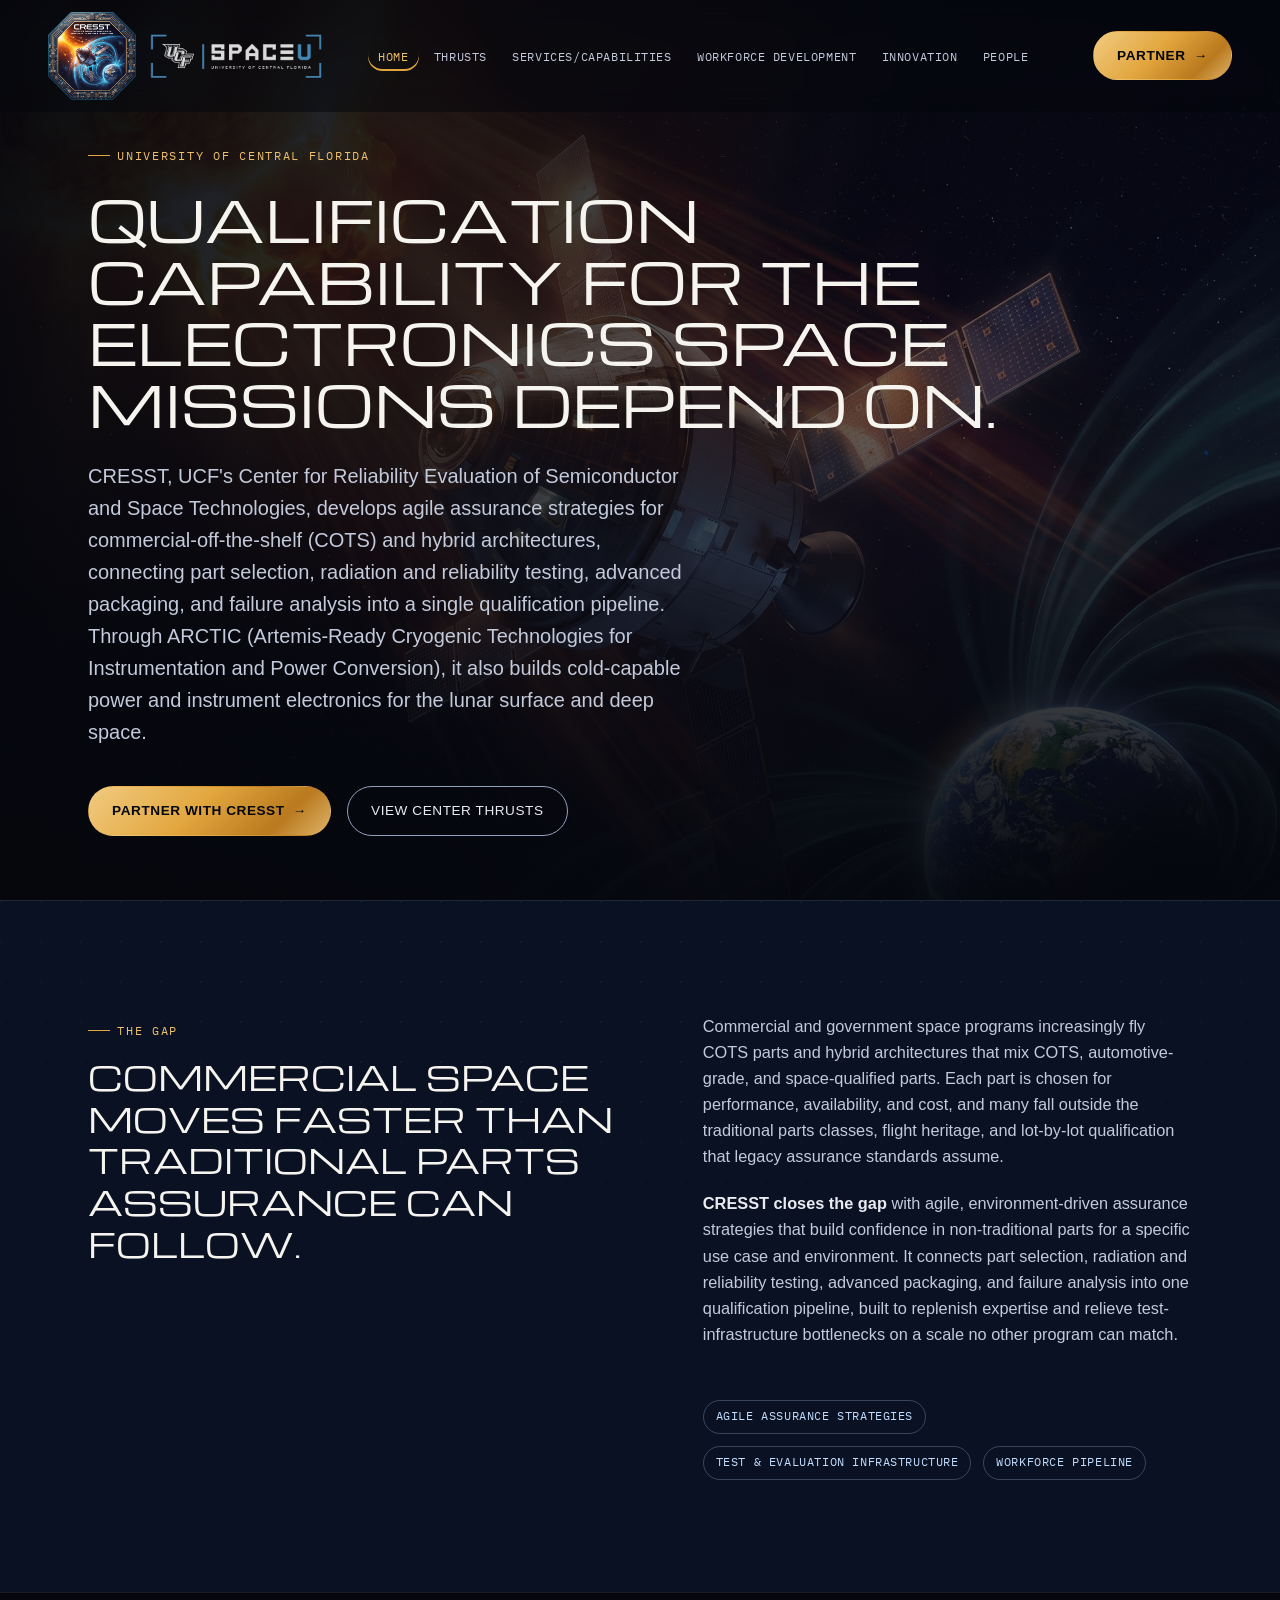
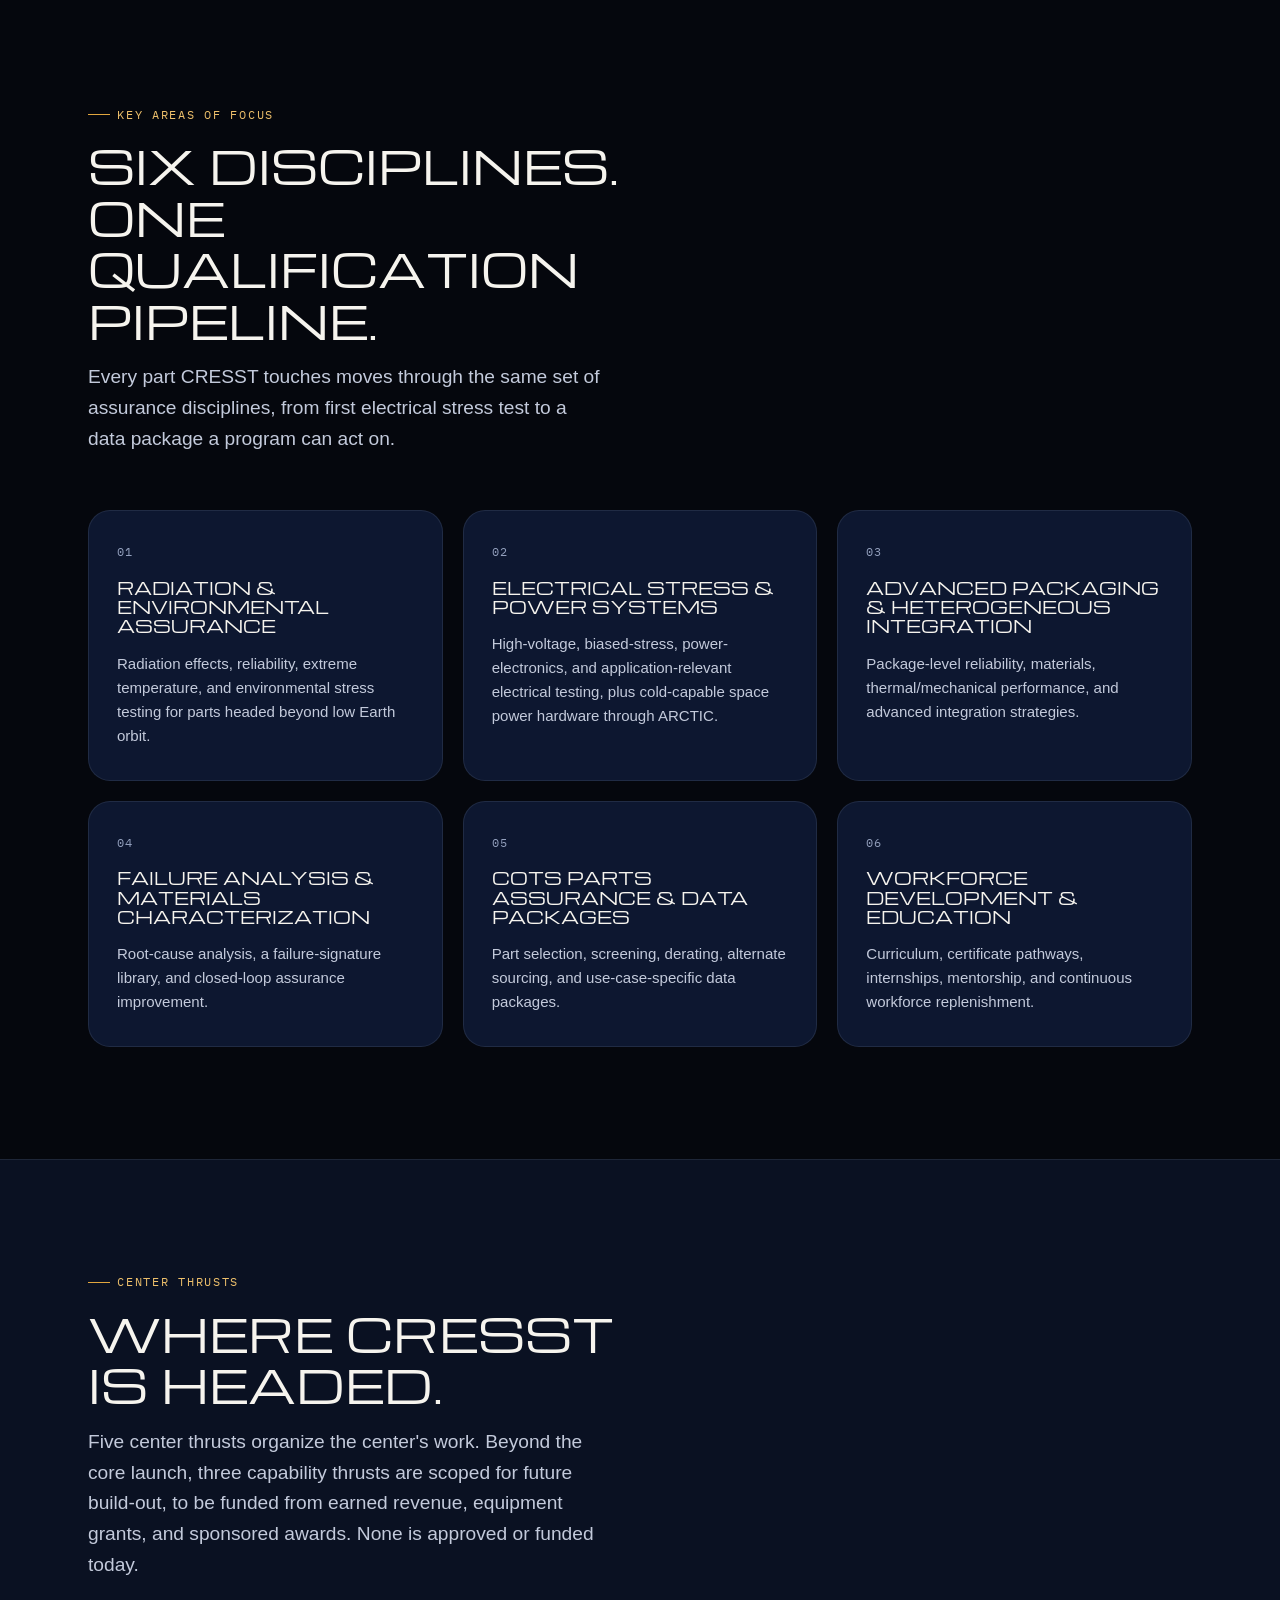
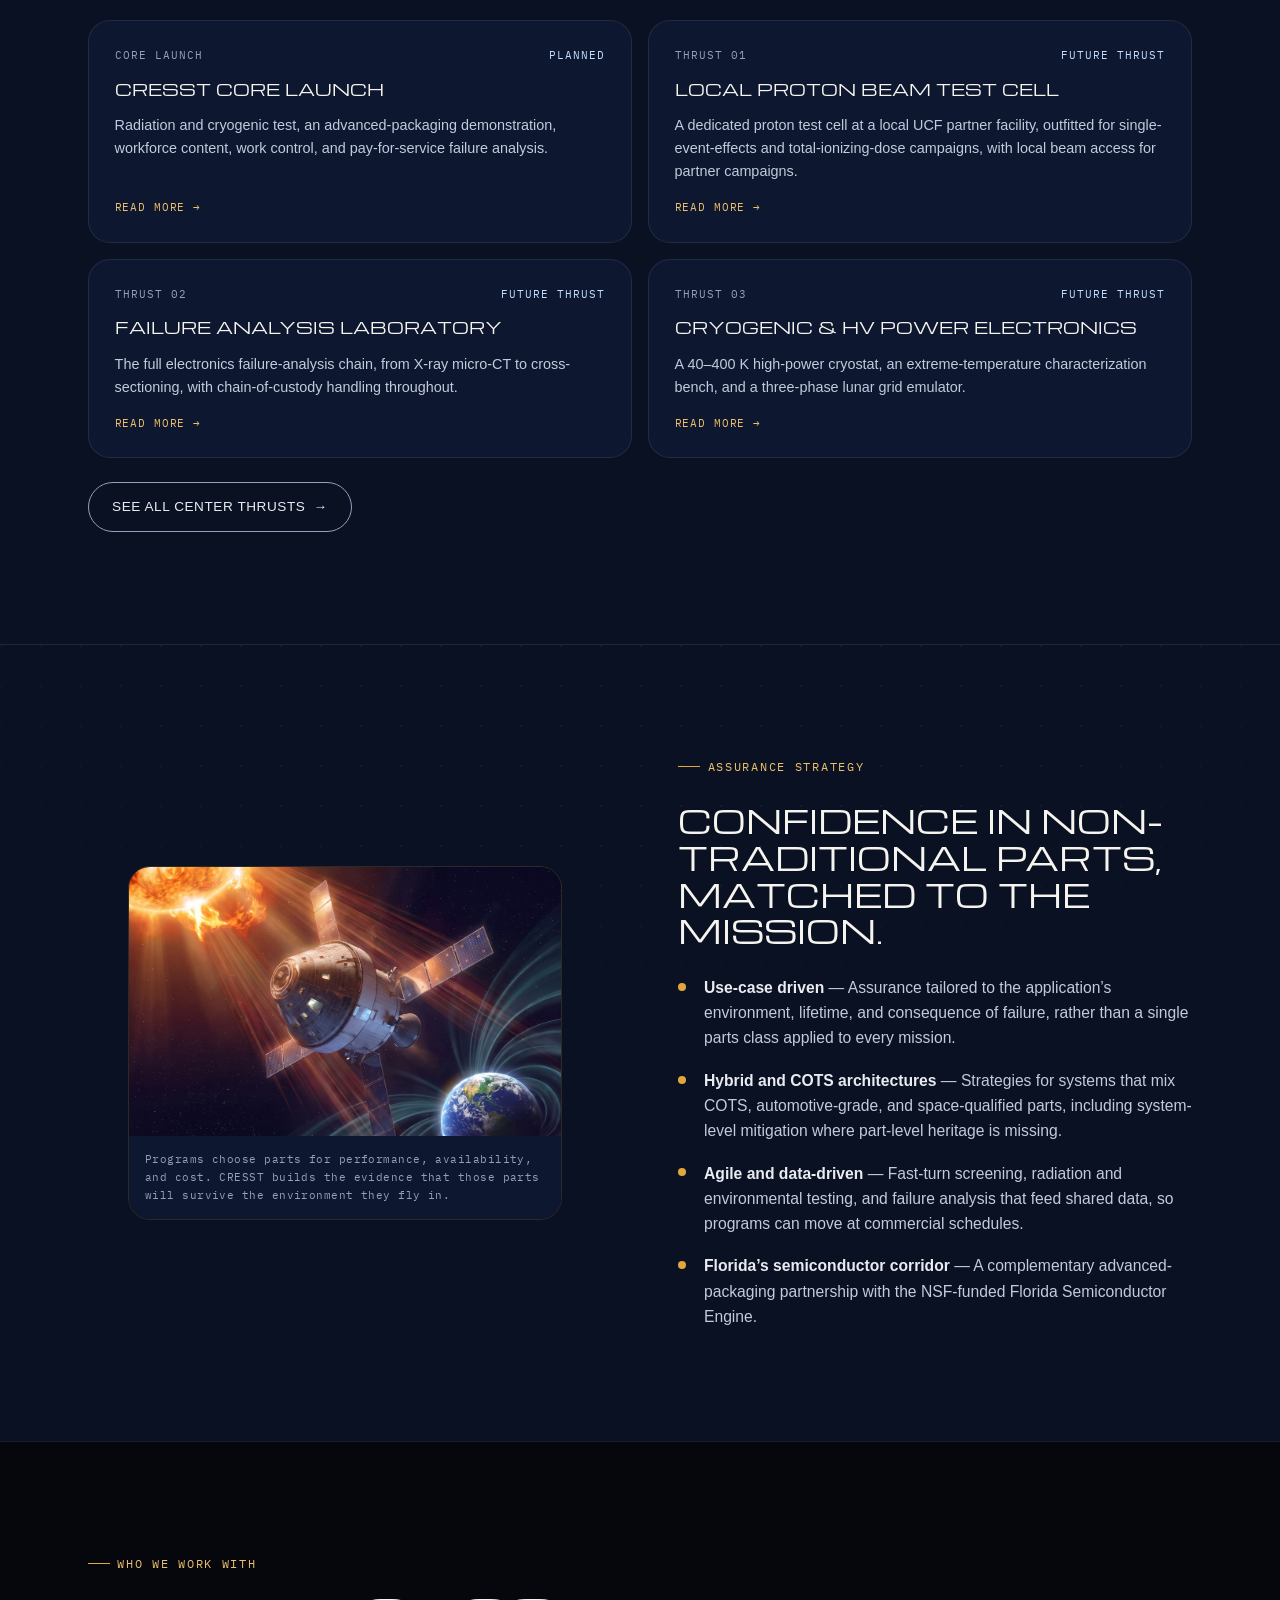
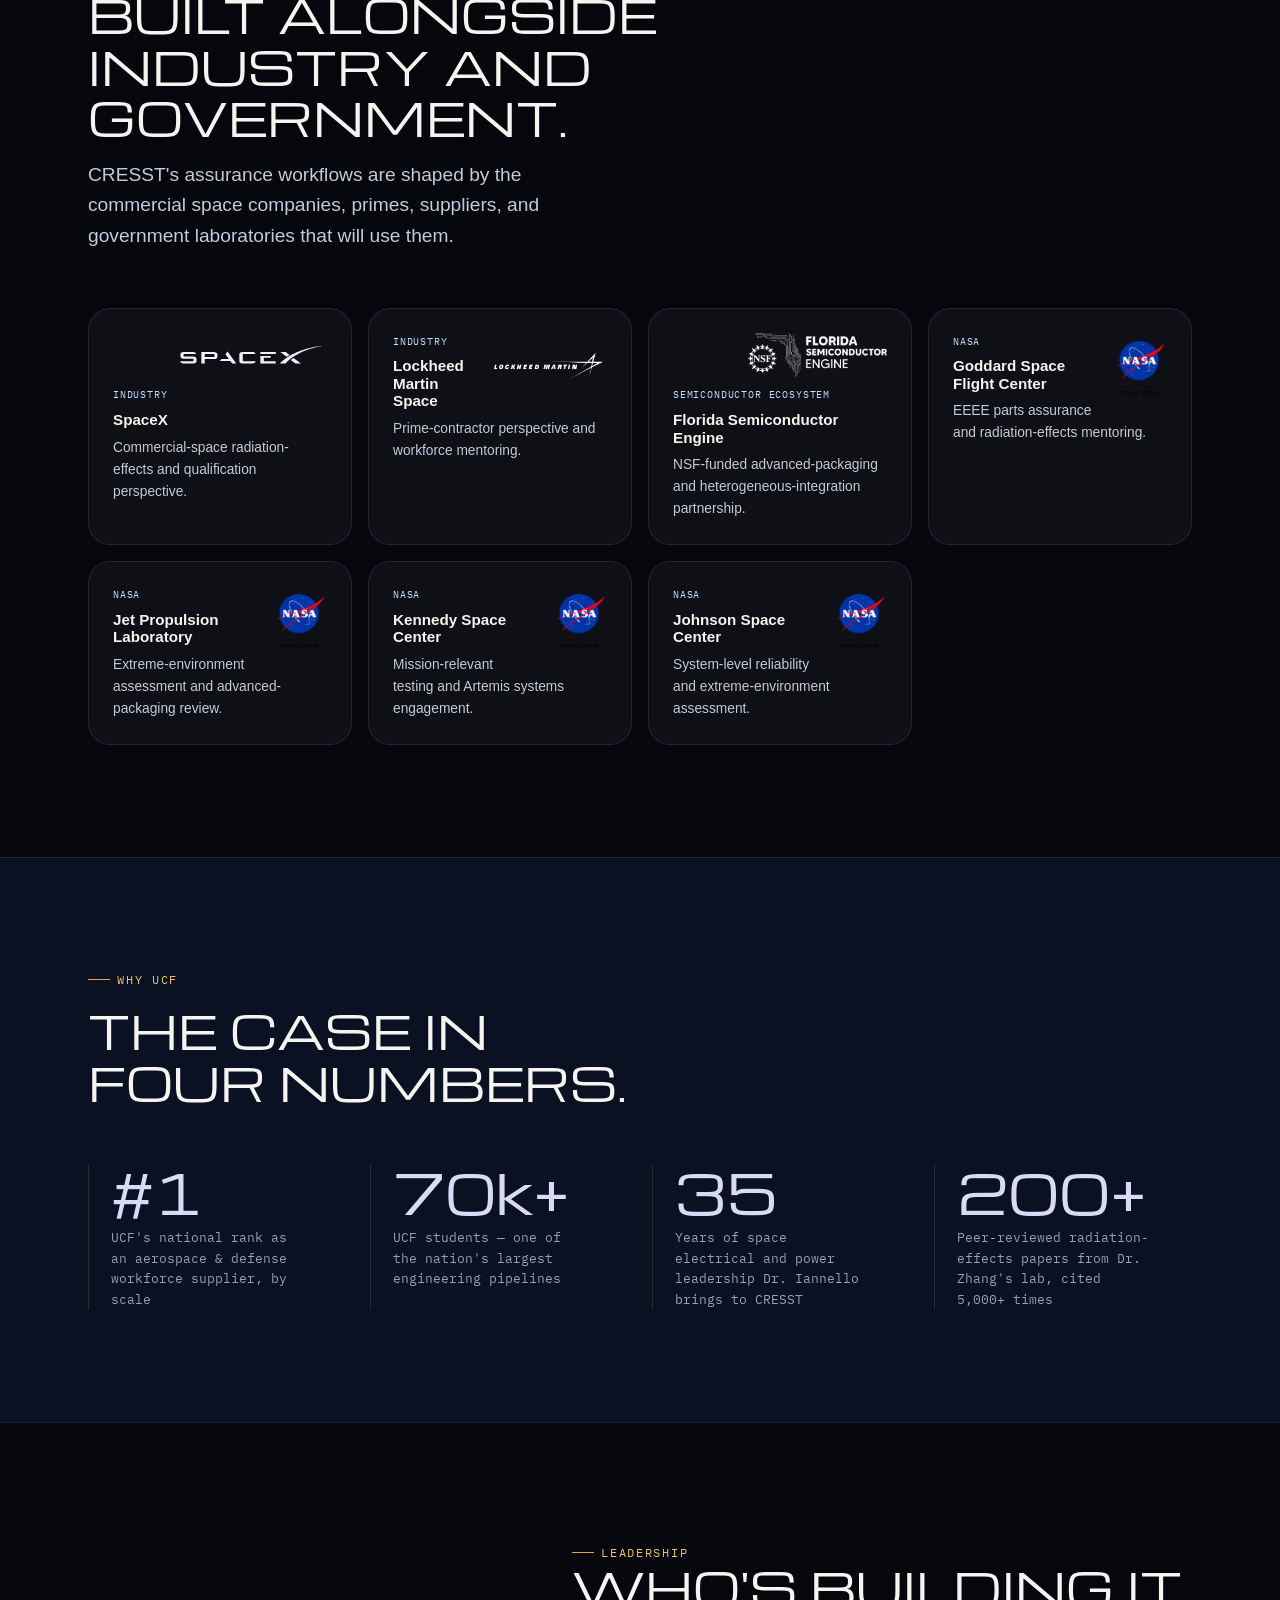
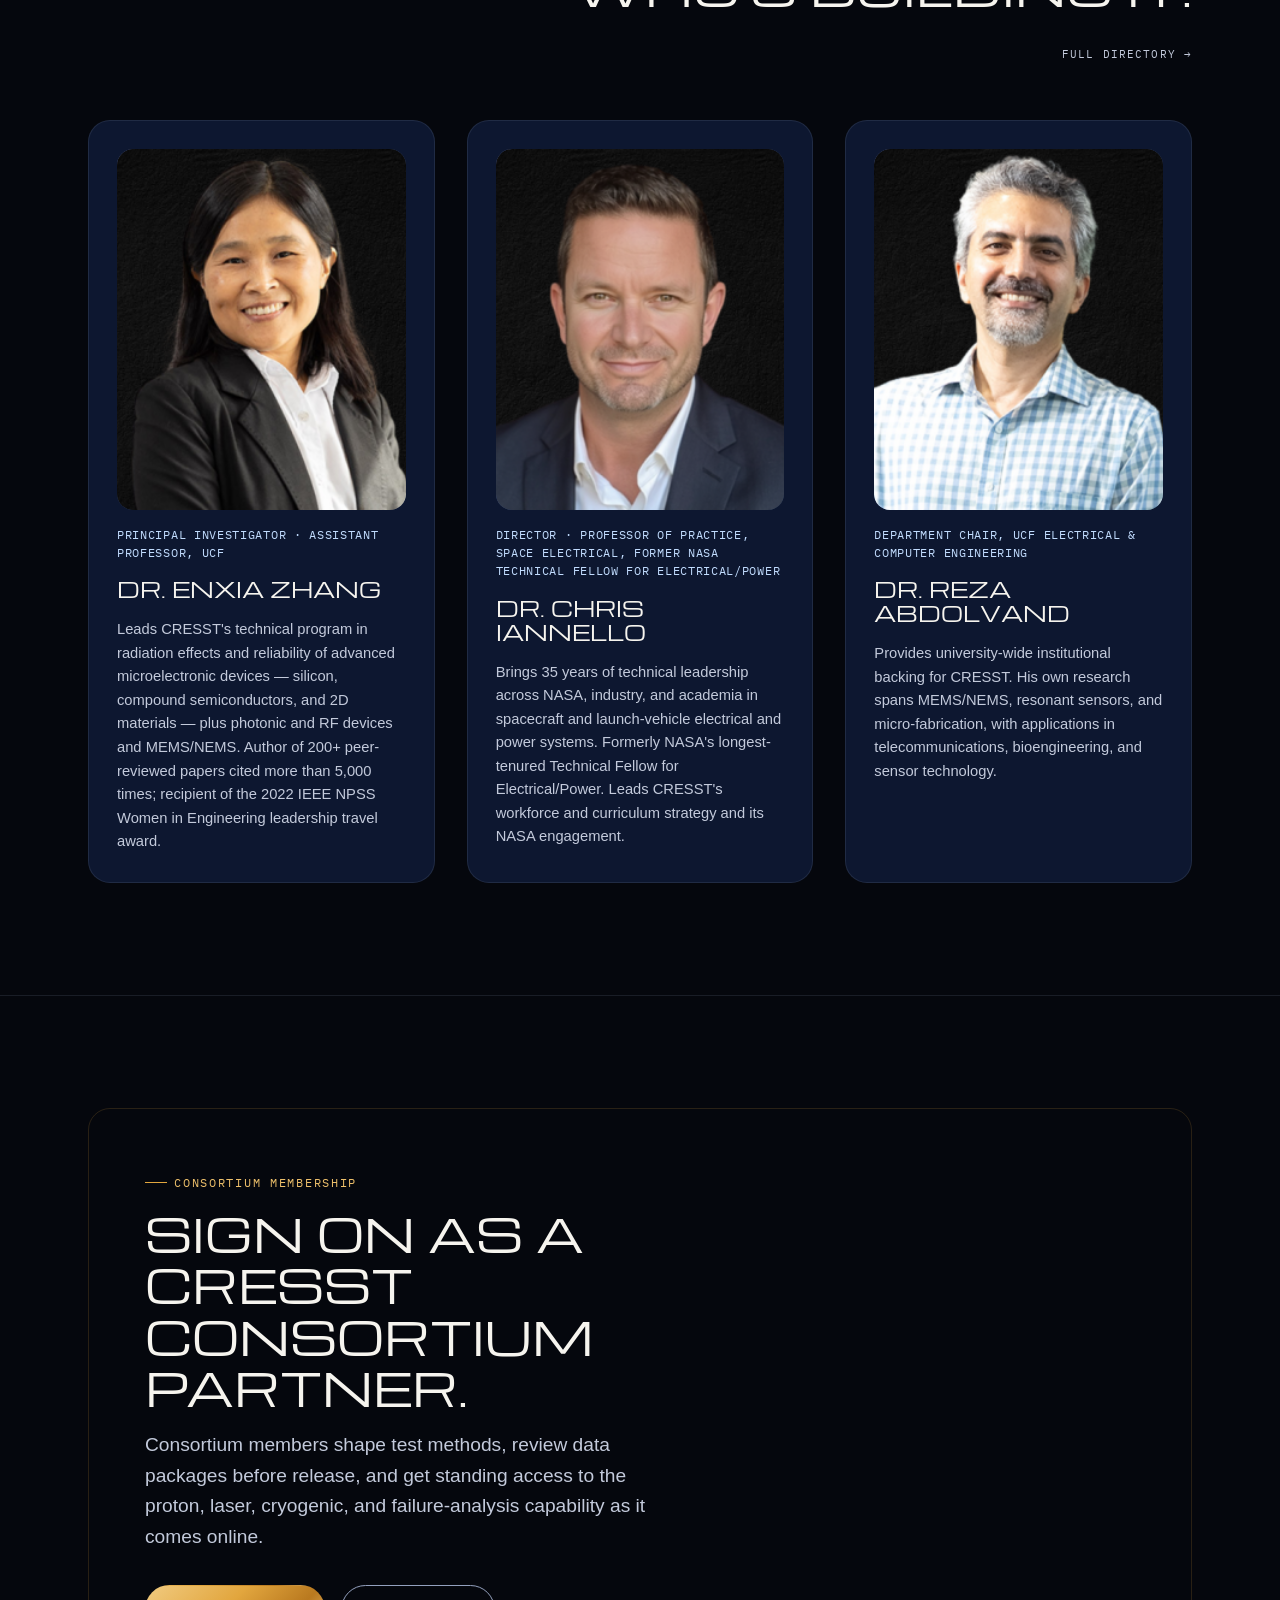
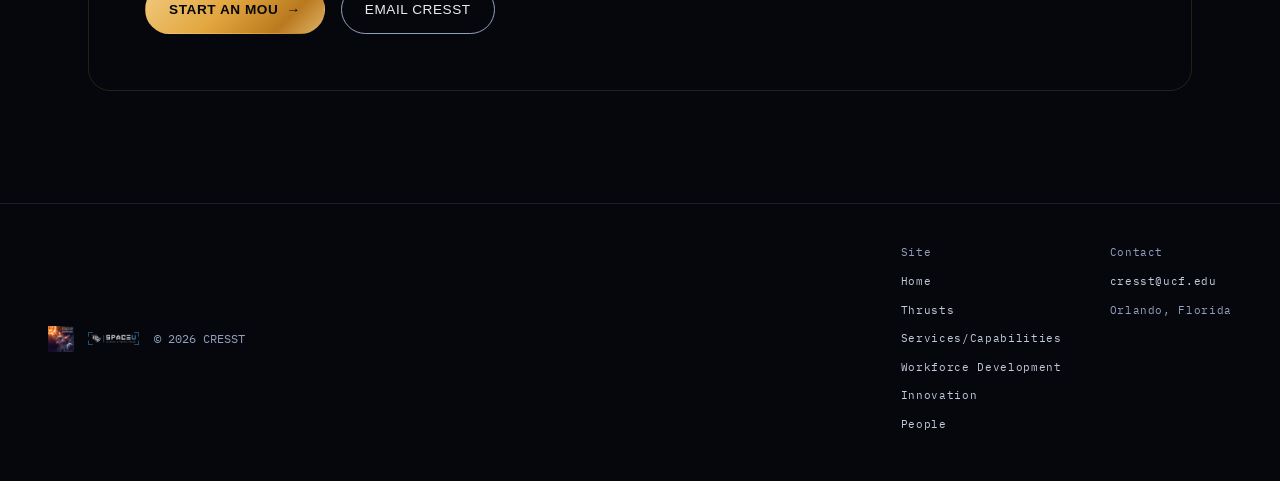
<file: index.html>
<!DOCTYPE html>
<html lang="en">
<head>
<meta charset="UTF-8" />
<meta name="viewport" content="width=device-width, initial-scale=1.0" />
<title>CRESST — Center for Reliability Evaluation of Space and Semiconductor Technologies | UCF</title>
<meta name="description" content="CRESST is a UCF center for space electronics assurance: agile, use-case-driven assurance strategies, radiation testing, advanced packaging, and failure analysis for COTS and hybrid architectures in commercial and government space." />
<link rel="icon" href="assets/img/cresst-favicon.png" />
<link rel="preconnect" href="https://fonts.googleapis.com" />
<link rel="preconnect" href="https://fonts.gstatic.com" crossorigin />
<link href="https://fonts.googleapis.com/css2?family=Michroma&family=IBM+Plex+Mono:wght@400;500;600&display=swap" rel="stylesheet" />
<link href="https://api.fontshare.com/v2/css?f[]=eudoxus-sans@400,500,600,700&display=swap" rel="stylesheet" />
<link rel="stylesheet" href="css/style.css" />
</head>
<body>

<nav class="nav" id="nav">
  <a href="index.html" class="nav-brand">
    <img class="nav-patch-logo" src="assets/img/cresst-patch-2026.png" alt="CRESST mission patch logo" />
    <img class="nav-wordmark" src="assets/img/spaceu-wordmark.png" alt="Space U" />
  </a>
  <ul class="nav-links">
    <li><a href="index.html" class="active">Home</a></li>
    <li><a href="thrusts.html">Thrusts</a></li>
    <li><a href="facilities.html">Services/Capabilities</a></li>
    <li><a href="education.html">Workforce Development</a></li>
    <li><a href="innovation.html">Innovation</a></li>
    <li><a href="people.html">People</a></li>
  </ul>
  <a href="partner.html" class="btn btn-primary nav-cta">Partner <span class="btn-arrow">&rarr;</span></a>
  <button class="nav-toggle" id="navToggle" aria-label="Open menu" aria-expanded="false">
    <svg width="18" height="14" viewBox="0 0 18 14" fill="none" xmlns="http://www.w3.org/2000/svg">
      <path d="M0 1H18" stroke="currentColor" stroke-width="1.5"/>
      <path d="M0 7H18" stroke="currentColor" stroke-width="1.5"/>
      <path d="M0 13H18" stroke="currentColor" stroke-width="1.5"/>
    </svg>
  </button>
</nav>

<div class="mobile-menu" id="mobileMenu">
  <a href="index.html">Home</a>
  <a href="thrusts.html">Thrusts</a>
  <a href="facilities.html">Services/Capabilities</a>
  <a href="education.html">Workforce Development</a>
  <a href="innovation.html">Innovation</a>
  <a href="people.html">People</a>
  <a href="partner.html">Partner With CRESST</a>
</div>

<header class="hero">
  <div class="hero-media">
    <img class="hero-media-fallback" src="assets/img/hero-solar-crossing.jpg" alt="Illustration of a crewed space capsule crossing between a solar flare and Earth's magnetic field" />
    <video class="hero-media-video" id="heroVideo" muted playsinline preload="auto" poster="assets/img/hero-solar-crossing.jpg" aria-hidden="true" disablePictureInPicture disableRemotePlayback>
      <source src="assets/video/hero-loop.mp4" type="video/mp4" />
    </video>
  </div>
  <div class="container hero-inner">
    <p class="eyebrow hero-eyebrow">University of Central Florida</p>
    <h1>Qualification capability for the electronics space missions depend on.</h1>
    <p class="hero-sub">CRESST, UCF's Center for Reliability Evaluation of Semiconductor and Space Technologies, develops agile assurance strategies for commercial-off-the-shelf (COTS) and hybrid architectures, connecting part selection, radiation and reliability testing, advanced packaging, and failure analysis into a single qualification pipeline. Through ARCTIC (Artemis-Ready Cryogenic Technologies for Instrumentation and Power Conversion), it also builds cold-capable power and instrument electronics for the lunar surface and deep space.</p>
    <div class="hero-actions">
      <a href="partner.html" class="btn btn-primary">Partner With CRESST <span class="btn-arrow">&rarr;</span></a>
      <a href="thrusts.html" class="btn btn-ghost">View Center Thrusts</a>
    </div>
  </div>
</header>

<section class="section mission grid-bg" id="mission">
  <div class="container">
    <div class="mission-grid">
      <div class="reveal">
        <p class="eyebrow">The Gap</p>
        <p class="mission-statement" style="margin-top:1rem;">Commercial space moves faster than traditional parts assurance can follow.</p>
      </div>
      <div class="mission-copy reveal">
        <p>Commercial and government space programs increasingly fly COTS parts and hybrid architectures that mix COTS, automotive-grade, and space-qualified parts. Each part is chosen for performance, availability, and cost, and many fall outside the traditional parts classes, flight heritage, and lot-by-lot qualification that legacy assurance standards assume.</p>
        <p><strong>CRESST closes the gap</strong> with agile, environment-driven assurance strategies that build confidence in non-traditional parts for a specific use case and environment. It connects part selection, radiation and reliability testing, advanced packaging, and failure analysis into one qualification pipeline, built to replenish expertise and relieve test-infrastructure bottlenecks on a scale no other program can match.</p>
        <div class="pillars">
          <span class="pillar-chip">Agile Assurance Strategies</span>
          <span class="pillar-chip">Test &amp; Evaluation Infrastructure</span>
          <span class="pillar-chip">Workforce Pipeline</span>
        </div>
      </div>
    </div>
  </div>
</section>

<section class="section" id="focus">
  <div class="container">
    <div class="section-head reveal">
      <p class="eyebrow">Key Areas of Focus</p>
      <h2>Six disciplines. One qualification pipeline.</h2>
      <p class="lede">Every part CRESST touches moves through the same set of assurance disciplines, from first electrical stress test to a data package a program can act on.</p>
    </div>
    <div class="focus-grid reveal">
      <article class="focus-card">
        <span class="focus-index">01</span>
        <h3>Radiation &amp; Environmental Assurance</h3>
        <p>Radiation effects, reliability, extreme temperature, and environmental stress testing for parts headed beyond low Earth orbit.</p>
      </article>
      <article class="focus-card">
        <span class="focus-index">02</span>
        <h3>Electrical Stress &amp; Power Systems</h3>
        <p>High-voltage, biased-stress, power-electronics, and application-relevant electrical testing, plus cold-capable space power hardware through ARCTIC.</p>
      </article>
      <article class="focus-card">
        <span class="focus-index">03</span>
        <h3>Advanced Packaging &amp; Heterogeneous Integration</h3>
        <p>Package-level reliability, materials, thermal/mechanical performance, and advanced integration strategies.</p>
      </article>
      <article class="focus-card">
        <span class="focus-index">04</span>
        <h3>Failure Analysis &amp; Materials Characterization</h3>
        <p>Root-cause analysis, a failure-signature library, and closed-loop assurance improvement.</p>
      </article>
      <article class="focus-card">
        <span class="focus-index">05</span>
        <h3>COTS Parts Assurance &amp; Data Packages</h3>
        <p>Part selection, screening, derating, alternate sourcing, and use-case-specific data packages.</p>
      </article>
      <article class="focus-card">
        <span class="focus-index">06</span>
        <h3>Workforce Development &amp; Education</h3>
        <p>Curriculum, certificate pathways, internships, mentorship, and continuous workforce replenishment.</p>
      </article>
    </div>
  </div>
</section>

<section class="section investment-teaser" id="thrusts">
  <div class="container">
    <div class="investment-teaser-head">
      <div class="section-head reveal" style="margin-bottom:0;">
        <p class="eyebrow">Center Thrusts</p>
        <h2>Where CRESST is headed.</h2>
        <p class="lede">Five center thrusts organize the center's work. Beyond the core launch, three capability thrusts are scoped for future build-out, to be funded from earned revenue, equipment grants, and sponsored awards. None is approved or funded today.</p>
      </div>
    </div>
    <div class="teaser-grid reveal">
      <a href="thrusts.html#roadmap" class="teaser-card">
        <div class="teaser-card-top">
          <span class="teaser-card-code">CORE LAUNCH</span>
          <span class="teaser-card-years">PLANNED</span>
        </div>
        <h3>CRESST Core Launch</h3>
        <p>Radiation and cryogenic test, an advanced-packaging demonstration, workforce content, work control, and pay-for-service failure analysis.</p>
        <div class="teaser-card-bottom">
          <span class="teaser-card-open">READ MORE &rarr;</span>
        </div>
      </a>
      <a href="thrusts.html#future" class="teaser-card">
        <div class="teaser-card-top">
          <span class="teaser-card-code">THRUST 01</span>
          <span class="teaser-card-years">FUTURE THRUST</span>
        </div>
        <h3>Local Proton Beam Test Cell</h3>
        <p>A dedicated proton test cell at a local UCF partner facility, outfitted for single-event-effects and total-ionizing-dose campaigns, with local beam access for partner campaigns.</p>
        <div class="teaser-card-bottom">
          <span class="teaser-card-open">READ MORE &rarr;</span>
        </div>
      </a>
      <a href="thrusts.html#future" class="teaser-card">
        <div class="teaser-card-top">
          <span class="teaser-card-code">THRUST 02</span>
          <span class="teaser-card-years">FUTURE THRUST</span>
        </div>
        <h3>Failure Analysis Laboratory</h3>
        <p>The full electronics failure-analysis chain, from X-ray micro-CT to cross-sectioning, with chain-of-custody handling throughout.</p>
        <div class="teaser-card-bottom">
          <span class="teaser-card-open">READ MORE &rarr;</span>
        </div>
      </a>
      <a href="thrusts.html#future" class="teaser-card">
        <div class="teaser-card-top">
          <span class="teaser-card-code">THRUST 03</span>
          <span class="teaser-card-years">FUTURE THRUST</span>
        </div>
        <h3>Cryogenic &amp; HV Power Electronics</h3>
        <p>A 40&ndash;400 K high-power cryostat, an extreme-temperature characterization bench, and a three-phase lunar grid emulator.</p>
        <div class="teaser-card-bottom">
          <span class="teaser-card-open">READ MORE &rarr;</span>
        </div>
      </a>
    </div>
    <div class="teaser-footer reveal">
      <a href="thrusts.html" class="btn btn-ghost">See All Center Thrusts <span class="btn-arrow">&rarr;</span></a>
    </div>
  </div>
</section>

<section class="section ecosystem grid-bg" id="assurance">
  <div class="container">
    <div class="eco-grid">
      <figure class="eco-media reveal">
        <img src="assets/img/hero-solar-crossing.jpg" alt="Illustration of a crewed space capsule crossing between a solar flare and Earth's magnetic field" loading="lazy" />
        <figcaption>Programs choose parts for performance, availability, and cost. CRESST builds the evidence that those parts will survive the environment they fly in.</figcaption>
      </figure>
      <div class="eco-copy reveal">
        <p class="eyebrow">Assurance Strategy</p>
        <h2 style="font-size:clamp(1.5rem,2.8vw,2rem);">Confidence in non-traditional parts, matched to the mission.</h2>
        <ul class="eco-list">
          <li><strong>Use-case driven</strong> &mdash; Assurance tailored to the application&rsquo;s environment, lifetime, and consequence of failure, rather than a single parts class applied to every mission.</li>
          <li><strong>Hybrid and COTS architectures</strong> &mdash; Strategies for systems that mix COTS, automotive-grade, and space-qualified parts, including system-level mitigation where part-level heritage is missing.</li>
          <li><strong>Agile and data-driven</strong> &mdash; Fast-turn screening, radiation and environmental testing, and failure analysis that feed shared data, so programs can move at commercial schedules.</li>
          <li><strong>Florida&rsquo;s semiconductor corridor</strong> &mdash; A complementary advanced-packaging partnership with the NSF-funded Florida Semiconductor Engine.</li>
        </ul>
      </div>
    </div>
  </div>
</section>

<section class="section" id="partners">
  <div class="container">
    <div class="section-head reveal">
      <p class="eyebrow">Who We Work With</p>
      <h2>Built alongside industry and government.</h2>
      <p class="lede">CRESST's assurance workflows are shaped by the commercial space companies, primes, suppliers, and government laboratories that will use them.</p>
    </div>
    <div class="partners-grid reveal">
      <div class="partner-tile">
        <div class="partner-logo"><img src="assets/img/partners/spacex.svg" alt="SpaceX" /></div>
        <span class="partner-tag">Industry</span>
        <h3>SpaceX</h3>
        <p>Commercial-space radiation-effects and qualification perspective.</p>
      </div>
      <div class="partner-tile">
        <div class="partner-logo lg"><img src="assets/img/partners/lockheed-martin.png" alt="Lockheed Martin" /></div>
        <span class="partner-tag">Industry</span>
        <h3>Lockheed Martin Space</h3>
        <p>Prime-contractor perspective and workforce mentoring.</p>
      </div>
      <div class="partner-tile">
        <div class="partner-logo"><img src="assets/img/partners/fse.webp" alt="Florida Semiconductor Engine" /></div>
        <span class="partner-tag">Semiconductor Ecosystem</span>
        <h3>Florida Semiconductor Engine</h3>
        <p>NSF-funded advanced-packaging and heterogeneous-integration partnership.</p>
      </div>
      <div class="partner-tile">
        <div class="partner-logo lg"><img src="assets/img/partners/nasa.webp" alt="NASA" /></div>
        <span class="partner-tag">NASA</span>
        <h3>Goddard Space Flight Center</h3>
        <p>EEEE parts assurance and radiation-effects mentoring.</p>
      </div>
      <div class="partner-tile">
        <div class="partner-logo lg"><img src="assets/img/partners/nasa.webp" alt="NASA" /></div>
        <span class="partner-tag">NASA</span>
        <h3>Jet Propulsion Laboratory</h3>
        <p>Extreme-environment assessment and advanced-packaging review.</p>
      </div>
      <div class="partner-tile">
        <div class="partner-logo lg"><img src="assets/img/partners/nasa.webp" alt="NASA" /></div>
        <span class="partner-tag">NASA</span>
        <h3>Kennedy Space Center</h3>
        <p>Mission-relevant testing and Artemis systems engagement.</p>
      </div>
      <div class="partner-tile">
        <div class="partner-logo lg"><img src="assets/img/partners/nasa.webp" alt="NASA" /></div>
        <span class="partner-tag">NASA</span>
        <h3>Johnson Space Center</h3>
        <p>System-level reliability and extreme-environment assessment.</p>
      </div>
    </div>
  </div>
</section>

<section class="section impact" id="impact">
  <div class="container">
    <div class="section-head reveal">
      <p class="eyebrow">Why UCF</p>
      <h2>The case in four numbers.</h2>
    </div>
    <div class="stat-grid reveal">
      <div class="stat">
        <div class="stat-value">#1</div>
        <p class="stat-label">UCF's national rank as an aerospace &amp; defense workforce supplier, by scale</p>
      </div>
      <div class="stat">
        <div class="stat-value">70k+</div>
        <p class="stat-label">UCF students — one of the nation's largest engineering pipelines</p>
      </div>
      <div class="stat">
        <div class="stat-value">35</div>
        <p class="stat-label">Years of space electrical and power leadership Dr. Iannello brings to CRESST</p>
      </div>
      <div class="stat">
        <div class="stat-value">200+</div>
        <p class="stat-label">Peer-reviewed radiation-effects papers from Dr. Zhang's lab, cited 5,000+ times</p>
      </div>
    </div>
  </div>
</section>

<section class="section leadership" id="leadership">
  <div class="container">
    <div class="section-head reveal" style="display:flex;justify-content:space-between;align-items:flex-end;gap:2rem;flex-wrap:wrap;max-width:none;">
      <div>
        <p class="eyebrow">Leadership</p>
        <h2>Who's building it.</h2>
      </div>
      <a href="people.html" style="font-family:var(--font-mono);font-size:.7rem;letter-spacing:.1em;text-transform:uppercase;text-decoration:none;color:var(--paper-300);">Full directory &rarr;</a>
    </div>
    <div class="lead-grid reveal">
      <div class="lead-card">
        <div class="lead-photo"><img src="assets/img/enxia-zhang.png" alt="Dr. Enxia Zhang" /></div>
        <p class="lead-role">Principal Investigator &middot; Assistant Professor, UCF</p>
        <h3 class="lead-name">Dr. Enxia Zhang</h3>
        <p class="lead-bio">Leads CRESST's technical program in radiation effects and reliability of advanced microelectronic devices — silicon, compound semiconductors, and 2D materials — plus photonic and RF devices and MEMS/NEMS. Author of 200+ peer-reviewed papers cited more than 5,000 times; recipient of the 2022 IEEE NPSS Women in Engineering leadership travel award.</p>
      </div>
      <div class="lead-card">
        <div class="lead-photo"><img src="assets/img/christopher-iannello.png" alt="Dr. Chris Iannello" /></div>
        <p class="lead-role">Director &middot; Professor of Practice, Space Electrical, Former NASA Technical Fellow for Electrical/Power</p>
        <h3 class="lead-name">Dr. Chris Iannello</h3>
        <p class="lead-bio">Brings 35 years of technical leadership across NASA, industry, and academia in spacecraft and launch-vehicle electrical and power systems. Formerly NASA's longest-tenured Technical Fellow for Electrical/Power. Leads CRESST's workforce and curriculum strategy and its NASA engagement.</p>
      </div>
      <div class="lead-card">
        <div class="lead-photo"><img src="assets/img/reza-abdolvand-directory.png" alt="Dr. Reza Abdolvand" /></div>
        <p class="lead-role">Department Chair, UCF Electrical &amp; Computer Engineering</p>
        <h3 class="lead-name">Dr. Reza Abdolvand</h3>
        <p class="lead-bio">Provides university-wide institutional backing for CRESST. His own research spans MEMS/NEMS, resonant sensors, and micro-fabrication, with applications in telecommunications, bioengineering, and sensor technology.</p>
      </div>
    </div>
  </div>
</section>

<section class="section cta" id="cta">
  <div class="container">
    <div class="cta-inner reveal">
      <div>
        <p class="eyebrow">Consortium Membership</p>
        <h2 style="margin-top:1rem;">Sign on as a CRESST consortium partner.</h2>
        <p class="lede" style="margin-top:1rem;">Consortium members shape test methods, review data packages before release, and get standing access to the proton, laser, cryogenic, and failure-analysis capability as it comes online.</p>
      </div>
      <div class="cta-actions">
        <a href="partner.html" class="btn btn-primary">Start An MOU <span class="btn-arrow">&rarr;</span></a>
        <a href="mailto:cresst@ucf.edu" class="btn btn-ghost">Email CRESST</a>
      </div>
    </div>
  </div>
</section>

<footer>
  <div class="footer-inner">
    <div class="footer-brand">
      <img class="footer-logo" src="assets/img/cresst-favicon.png" alt="CRESST logo" />
      <img class="footer-wordmark" src="assets/img/spaceu-wordmark.png" alt="Space U" />
      <span>&copy; 2026 CRESST</span>
    </div>
    <div class="footer-cols">
      <div class="footer-col">
        <span class="footer-col-label">Site</span>
        <a href="index.html">Home</a>
        <a href="thrusts.html">Thrusts</a>
        <a href="facilities.html">Services/Capabilities</a>
        <a href="education.html">Workforce Development</a>
        <a href="innovation.html">Innovation</a>
        <a href="people.html">People</a>
      </div>
      <div class="footer-col">
        <span class="footer-col-label">Contact</span>
        <a href="mailto:cresst@ucf.edu">cresst@ucf.edu</a>
        <span>Orlando, Florida</span>
      </div>
    </div>
  </div>
</footer>

<script src="js/script.js"></script>
</body>
</html>
</file>
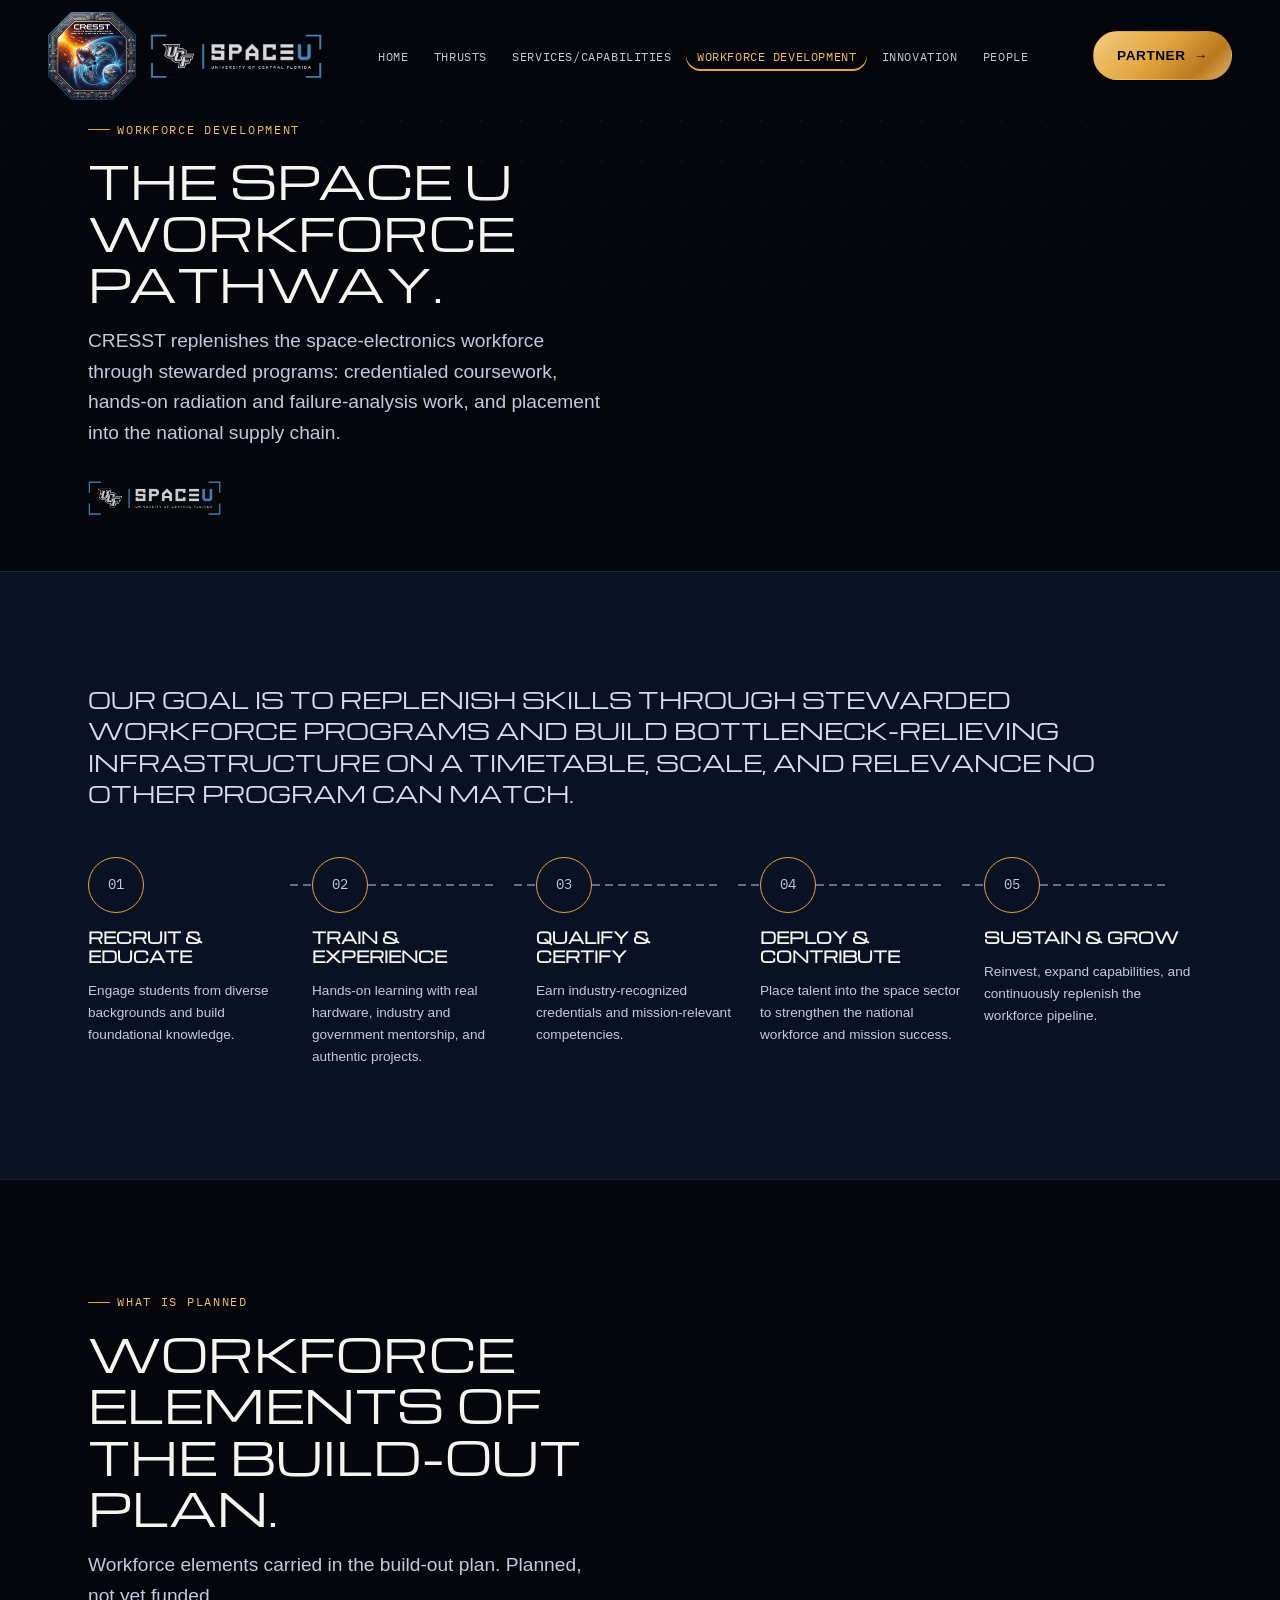
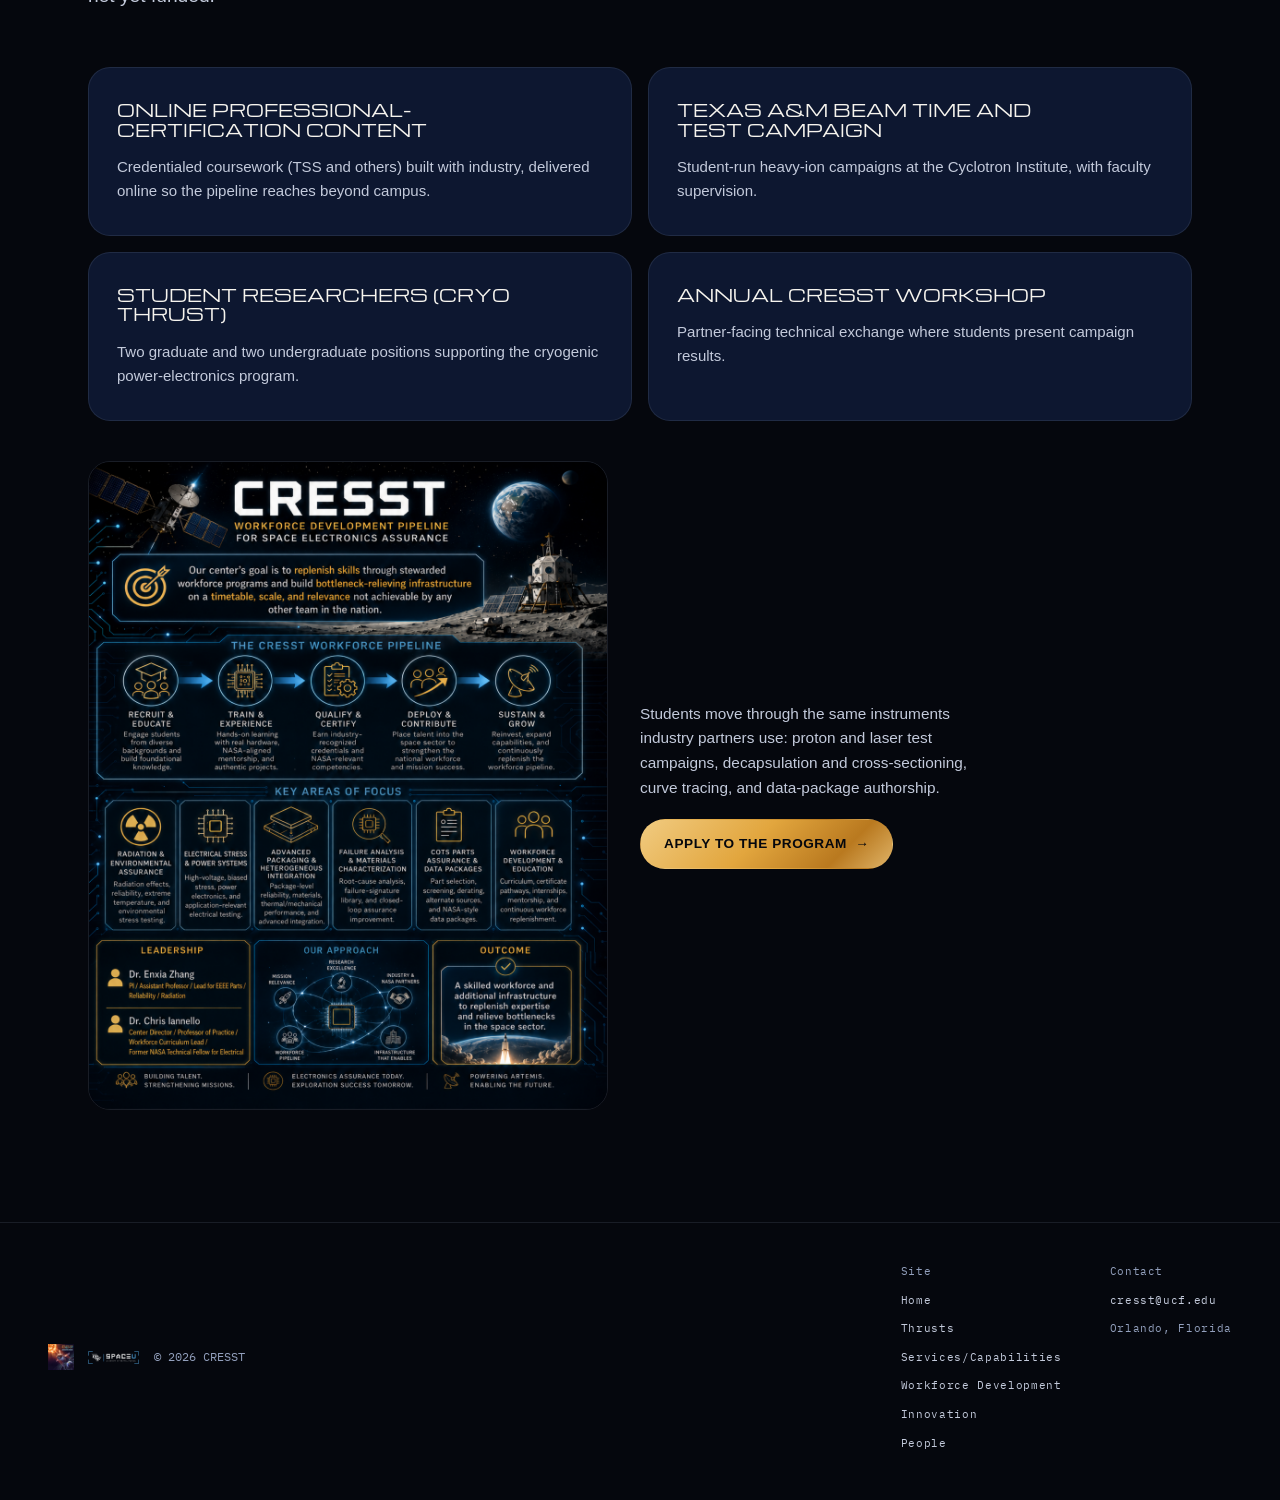
<file: education.html>
<!DOCTYPE html>
<html lang="en">
<head>
<meta charset="UTF-8" />
<meta name="viewport" content="width=device-width, initial-scale=1.0" />
<title>Workforce Development — CRESST | UCF</title>
<meta name="description" content="The Space U workforce pathway — how CRESST recruits, trains, qualifies, and deploys the space-electronics workforce." />
<link rel="icon" href="assets/img/cresst-favicon.png" />
<link rel="preconnect" href="https://fonts.googleapis.com" />
<link rel="preconnect" href="https://fonts.gstatic.com" crossorigin />
<link href="https://fonts.googleapis.com/css2?family=Michroma&family=IBM+Plex+Mono:wght@400;500;600&display=swap" rel="stylesheet" />
<link href="https://api.fontshare.com/v2/css?f[]=eudoxus-sans@400,500,600,700&display=swap" rel="stylesheet" />
<link rel="stylesheet" href="css/style.css" />
</head>
<body>

<nav class="nav" id="nav">
  <a href="index.html" class="nav-brand">
    <img class="nav-patch-logo" src="assets/img/cresst-patch-2026.png" alt="CRESST mission patch logo" />
    <img class="nav-wordmark" src="assets/img/spaceu-wordmark.png" alt="Space U" />
  </a>
  <ul class="nav-links">
    <li><a href="index.html">Home</a></li>
    <li><a href="thrusts.html">Thrusts</a></li>
    <li><a href="facilities.html">Services/Capabilities</a></li>
    <li><a href="education.html" class="active">Workforce Development</a></li>
    <li><a href="innovation.html">Innovation</a></li>
    <li><a href="people.html">People</a></li>
  </ul>
  <a href="partner.html" class="btn btn-primary nav-cta">Partner <span class="btn-arrow">&rarr;</span></a>
  <button class="nav-toggle" id="navToggle" aria-label="Open menu" aria-expanded="false">
    <svg width="18" height="14" viewBox="0 0 18 14" fill="none" xmlns="http://www.w3.org/2000/svg">
      <path d="M0 1H18" stroke="currentColor" stroke-width="1.5"/>
      <path d="M0 7H18" stroke="currentColor" stroke-width="1.5"/>
      <path d="M0 13H18" stroke="currentColor" stroke-width="1.5"/>
    </svg>
  </button>
</nav>

<div class="mobile-menu" id="mobileMenu">
  <a href="index.html">Home</a>
  <a href="thrusts.html">Thrusts</a>
  <a href="facilities.html">Services/Capabilities</a>
  <a href="education.html">Workforce Development</a>
  <a href="innovation.html">Innovation</a>
  <a href="people.html">People</a>
  <a href="partner.html">Partner With CRESST</a>
</div>

<header class="page-header grid-bg">
  <div class="container">
    <div class="section-head reveal" style="margin-bottom:0;">
      <p class="eyebrow">Workforce Development</p>
      <h1 style="font-size:var(--text-display-lg,clamp(1.8rem,3.6vw,2.8rem));">The Space U workforce pathway.</h1>
      <p class="lede">CRESST replenishes the space-electronics workforce through stewarded programs: credentialed coursework, hands-on radiation and failure-analysis work, and placement into the national supply chain.</p>
    </div>
    <img src="assets/img/spaceu-wordmark.png" alt="Space U" style="height:34px;width:auto;align-self:flex-start;opacity:.8;mix-blend-mode:screen;" class="reveal" />
  </div>
</header>

<section class="section pipeline reveal" style="background:var(--navy-900);">
  <div class="container">
    <p class="pipeline-lede">Our goal is to replenish skills through stewarded workforce programs and build bottleneck-relieving infrastructure on a timetable, scale, and relevance no other program can match.</p>
    <div class="pipeline-track">
      <div class="pipeline-node">
        <span class="node-circle">01</span>
        <strong>Recruit &amp; Educate</strong>
        <span>Engage students from diverse backgrounds and build foundational knowledge.</span>
      </div>
      <div class="pipeline-node">
        <span class="node-circle">02</span>
        <strong>Train &amp; Experience</strong>
        <span>Hands-on learning with real hardware, industry and government mentorship, and authentic projects.</span>
      </div>
      <div class="pipeline-node">
        <span class="node-circle">03</span>
        <strong>Qualify &amp; Certify</strong>
        <span>Earn industry-recognized credentials and mission-relevant competencies.</span>
      </div>
      <div class="pipeline-node">
        <span class="node-circle">04</span>
        <strong>Deploy &amp; Contribute</strong>
        <span>Place talent into the space sector to strengthen the national workforce and mission success.</span>
      </div>
      <div class="pipeline-node">
        <span class="node-circle">05</span>
        <strong>Sustain &amp; Grow</strong>
        <span>Reinvest, expand capabilities, and continuously replenish the workforce pipeline.</span>
      </div>
    </div>
  </div>
</section>

<section class="section reveal">
  <div class="container">
    <div class="section-head">
      <p class="eyebrow">What Is Planned</p>
      <h2>Workforce elements of the build-out plan.</h2>
      <p class="lede">Workforce elements carried in the build-out plan. Planned, not yet funded.</p>
    </div>
    <div class="teaser-grid" style="display:grid;grid-template-columns:repeat(2,minmax(0,1fr));gap:1rem;">
      <div class="focus-card" style="justify-content:flex-start;">
        <div style="display:flex;justify-content:space-between;align-items:baseline;gap:1rem;">
          <h3 style="max-width:26ch;">Online professional-certification content</h3>
        </div>
        <p>Credentialed coursework (TSS and others) built with industry, delivered online so the pipeline reaches beyond campus.</p>
      </div>
      <div class="focus-card" style="justify-content:flex-start;">
        <div style="display:flex;justify-content:space-between;align-items:baseline;gap:1rem;">
          <h3 style="max-width:26ch;">Texas A&amp;M beam time and test campaign</h3>
        </div>
        <p>Student-run heavy-ion campaigns at the Cyclotron Institute, with faculty supervision.</p>
      </div>
      <div class="focus-card" style="justify-content:flex-start;">
        <div style="display:flex;justify-content:space-between;align-items:baseline;gap:1rem;">
          <h3 style="max-width:26ch;">Student researchers (cryo thrust)</h3>
        </div>
        <p>Two graduate and two undergraduate positions supporting the cryogenic power-electronics program.</p>
      </div>
      <div class="focus-card" style="justify-content:flex-start;">
        <div style="display:flex;justify-content:space-between;align-items:baseline;gap:1rem;">
          <h3 style="max-width:26ch;">Annual CRESST workshop</h3>
        </div>
        <p>Partner-facing technical exchange where students present campaign results.</p>
      </div>
    </div>
    <div style="margin-top:2.5rem;display:flex;gap:2rem;align-items:center;flex-wrap:wrap;">
      <img src="assets/img/cresst-workforce-infographic.png" alt="CRESST workforce pipeline infographic" style="width:min(520px,100%);border-radius:var(--radius-card);border:1px solid var(--line-soft);" />
      <div style="display:flex;flex-direction:column;gap:1.2rem;max-width:38ch;">
        <p style="color:var(--paper-300);font-size:.96rem;">Students move through the same instruments industry partners use: proton and laser test campaigns, decapsulation and cross-sectioning, curve tracing, and data-package authorship.</p>
        <div>
          <a href="mailto:cresst@ucf.edu" class="btn btn-primary">Apply To The Program <span class="btn-arrow">&rarr;</span></a>
        </div>
      </div>
    </div>
  </div>
</section>

<footer>
  <div class="footer-inner">
    <div class="footer-brand">
      <img class="footer-logo" src="assets/img/cresst-favicon.png" alt="CRESST logo" />
      <img class="footer-wordmark" src="assets/img/spaceu-wordmark.png" alt="Space U" />
      <span>&copy; 2026 CRESST</span>
    </div>
    <div class="footer-cols">
      <div class="footer-col">
        <span class="footer-col-label">Site</span>
        <a href="index.html">Home</a>
        <a href="thrusts.html">Thrusts</a>
        <a href="facilities.html">Services/Capabilities</a>
        <a href="education.html">Workforce Development</a>
        <a href="innovation.html">Innovation</a>
        <a href="people.html">People</a>
      </div>
      <div class="footer-col">
        <span class="footer-col-label">Contact</span>
        <a href="mailto:cresst@ucf.edu">cresst@ucf.edu</a>
        <span>Orlando, Florida</span>
      </div>
    </div>
  </div>
</footer>

<script src="js/script.js"></script>
</body>
</html>
</file>
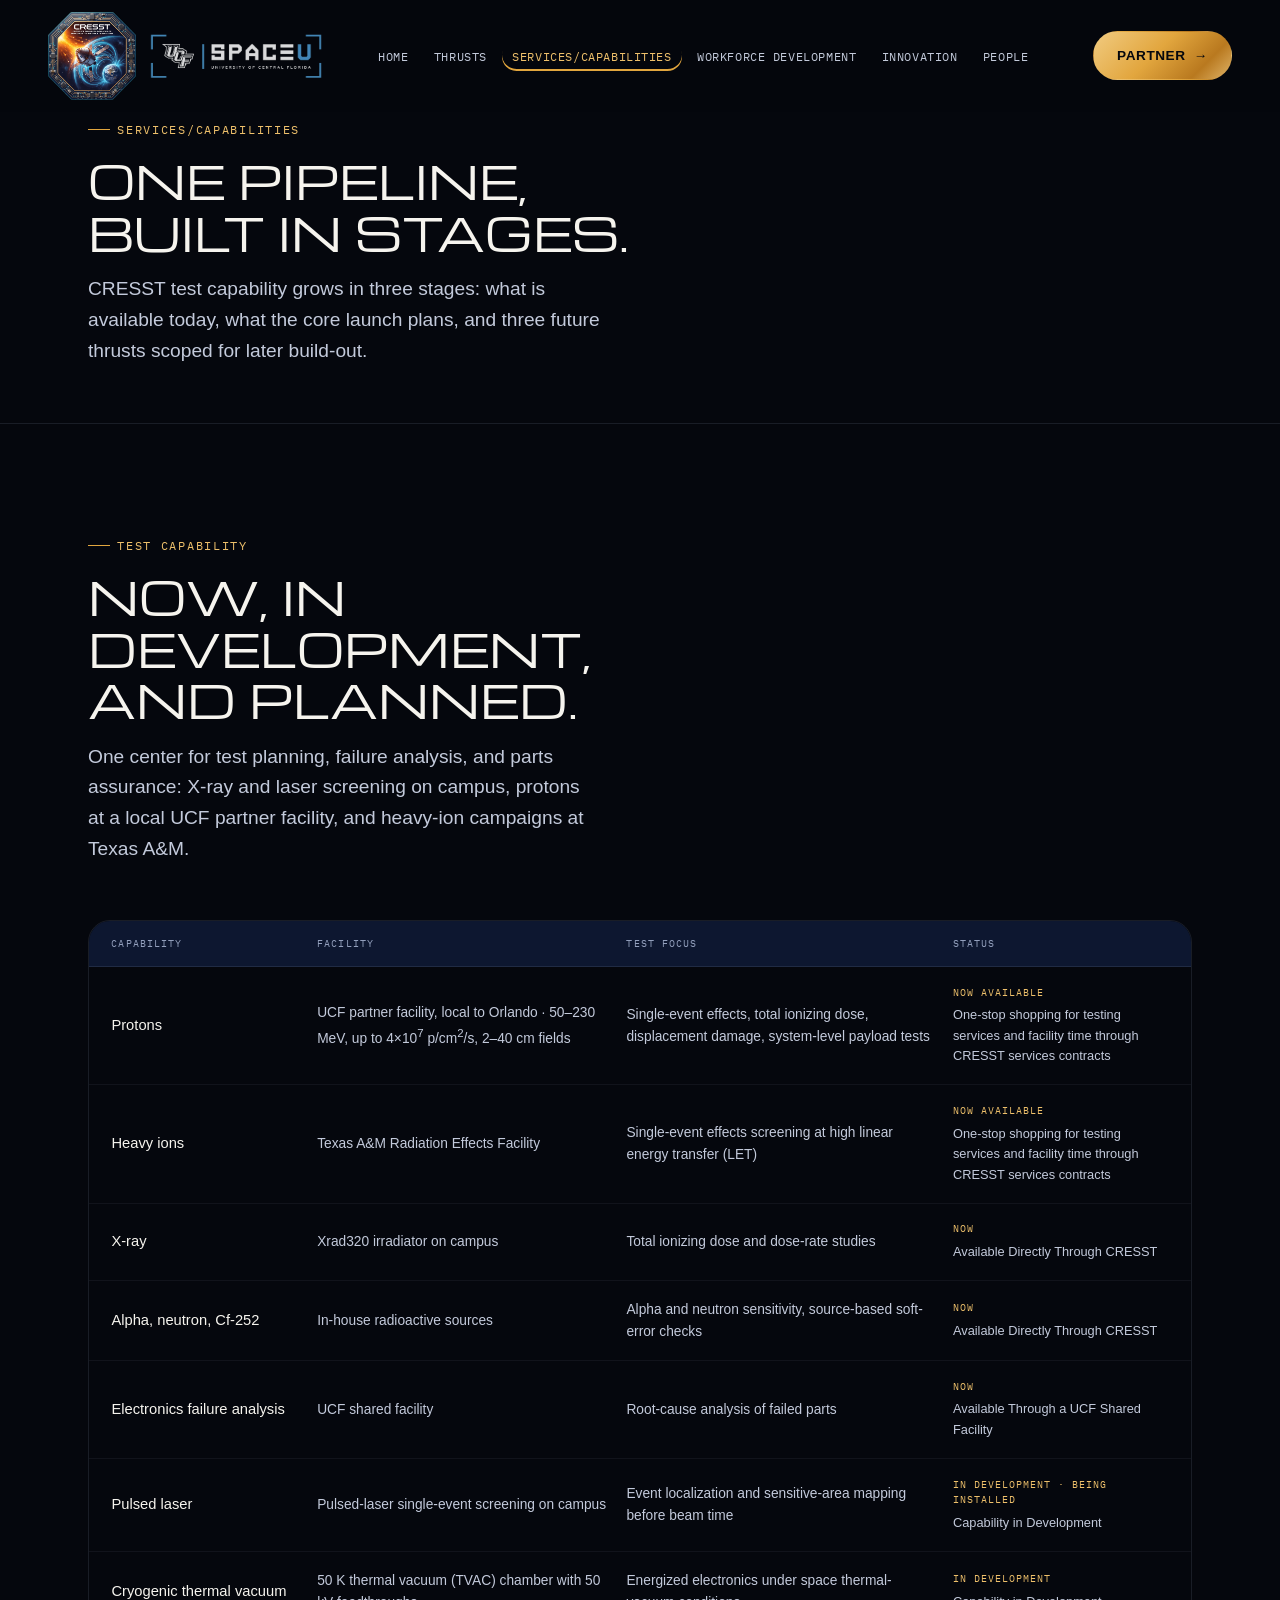
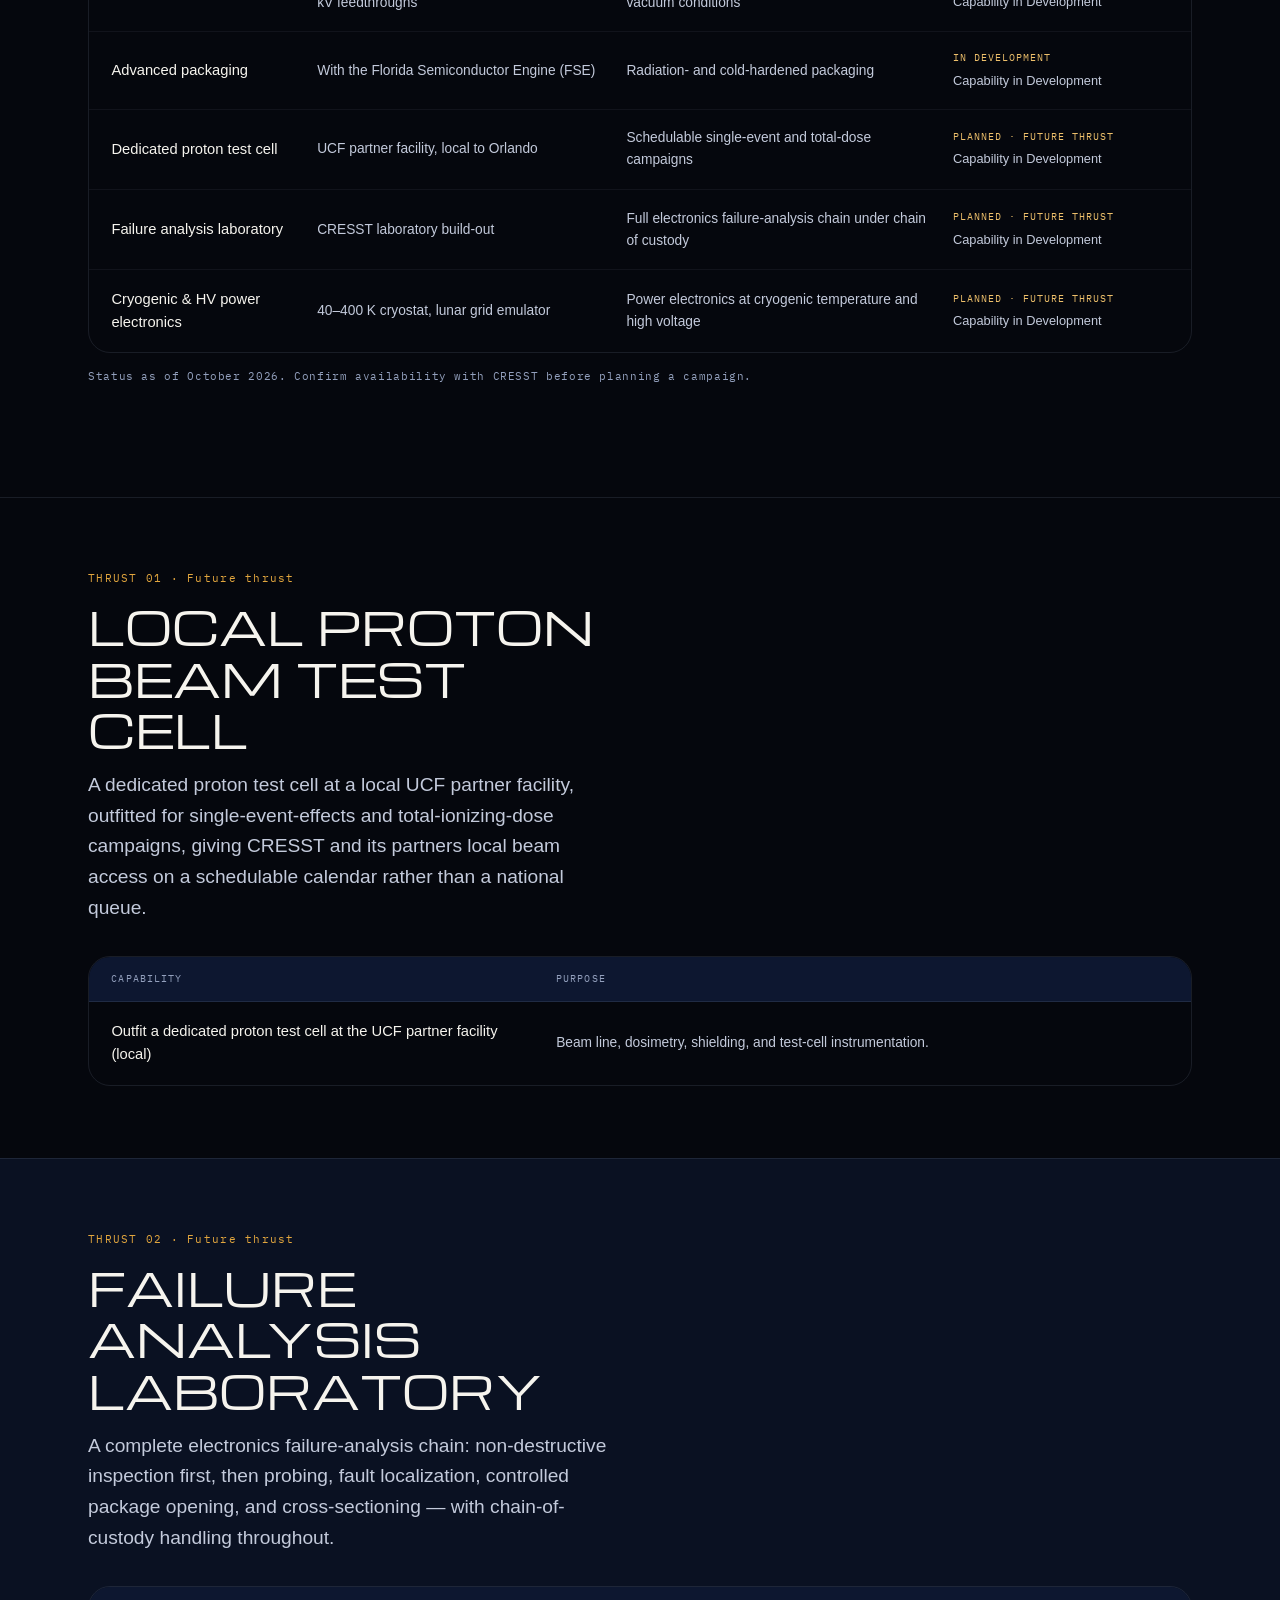
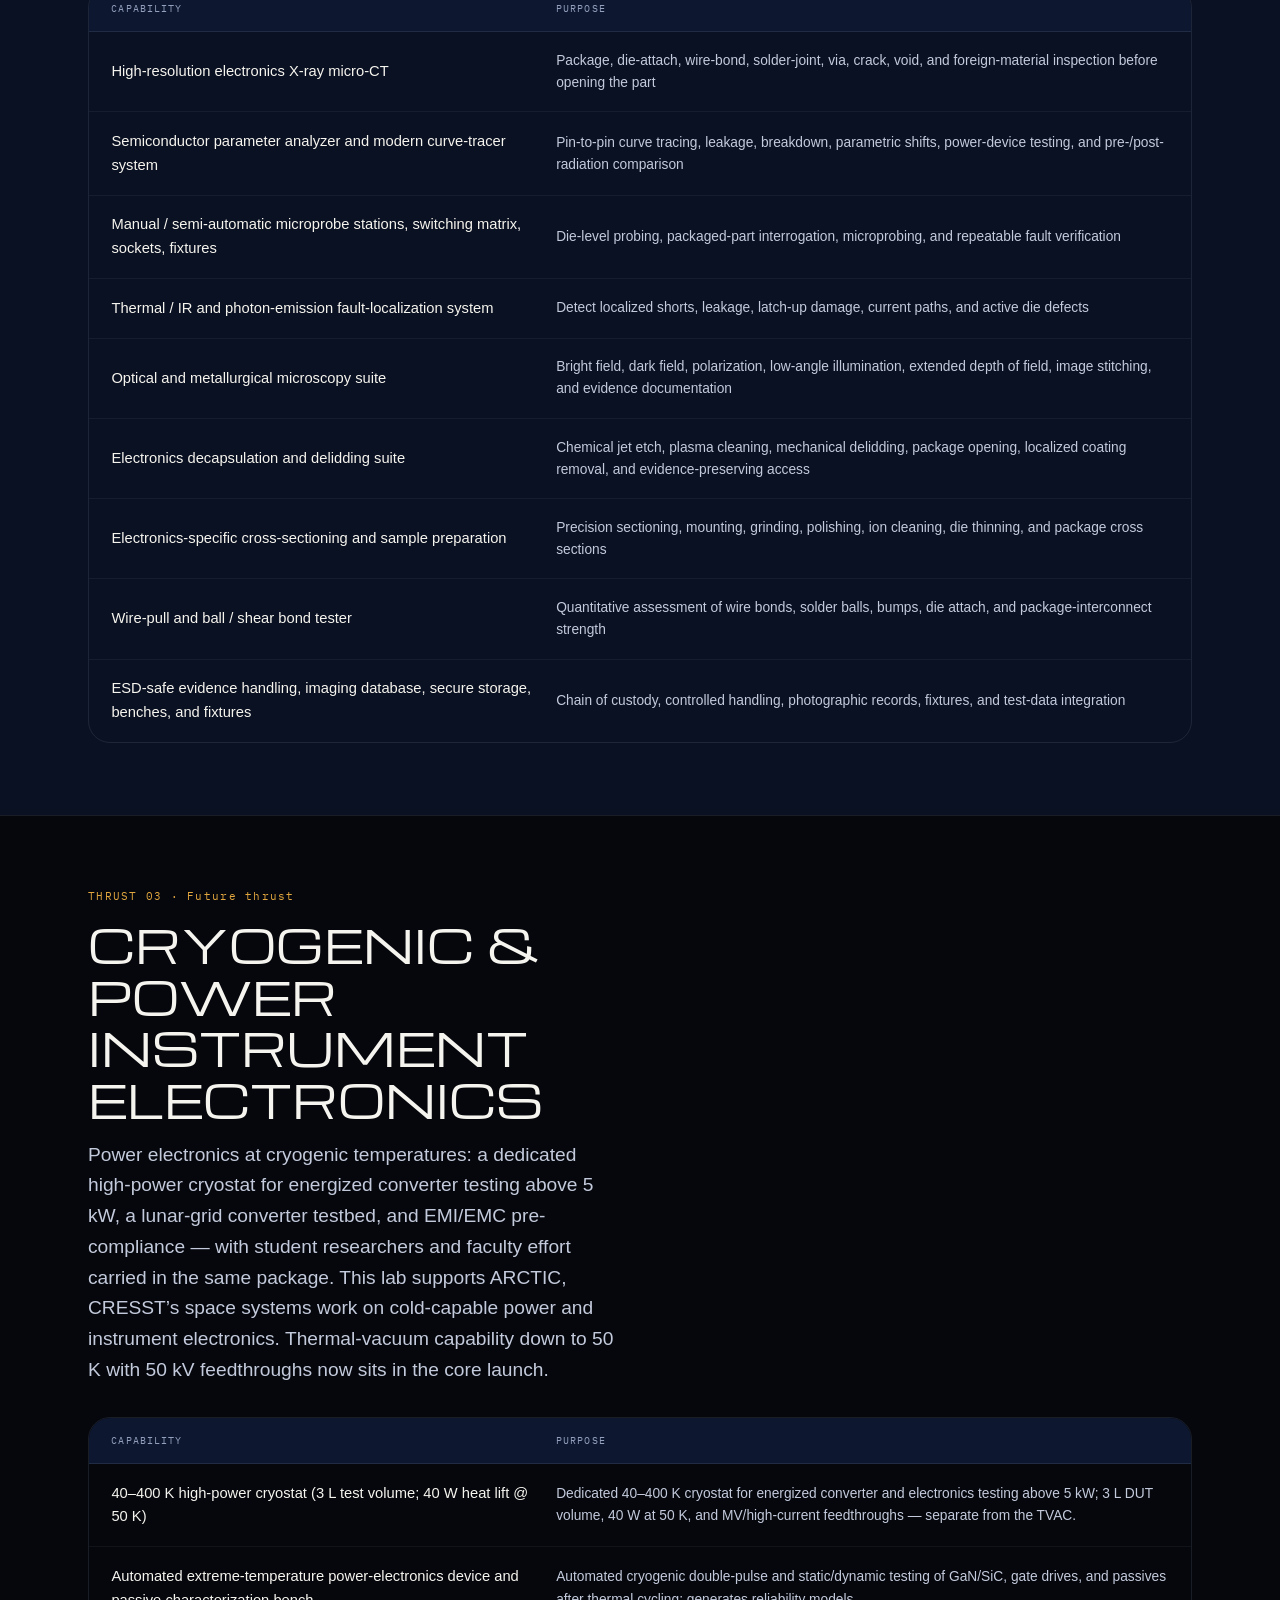
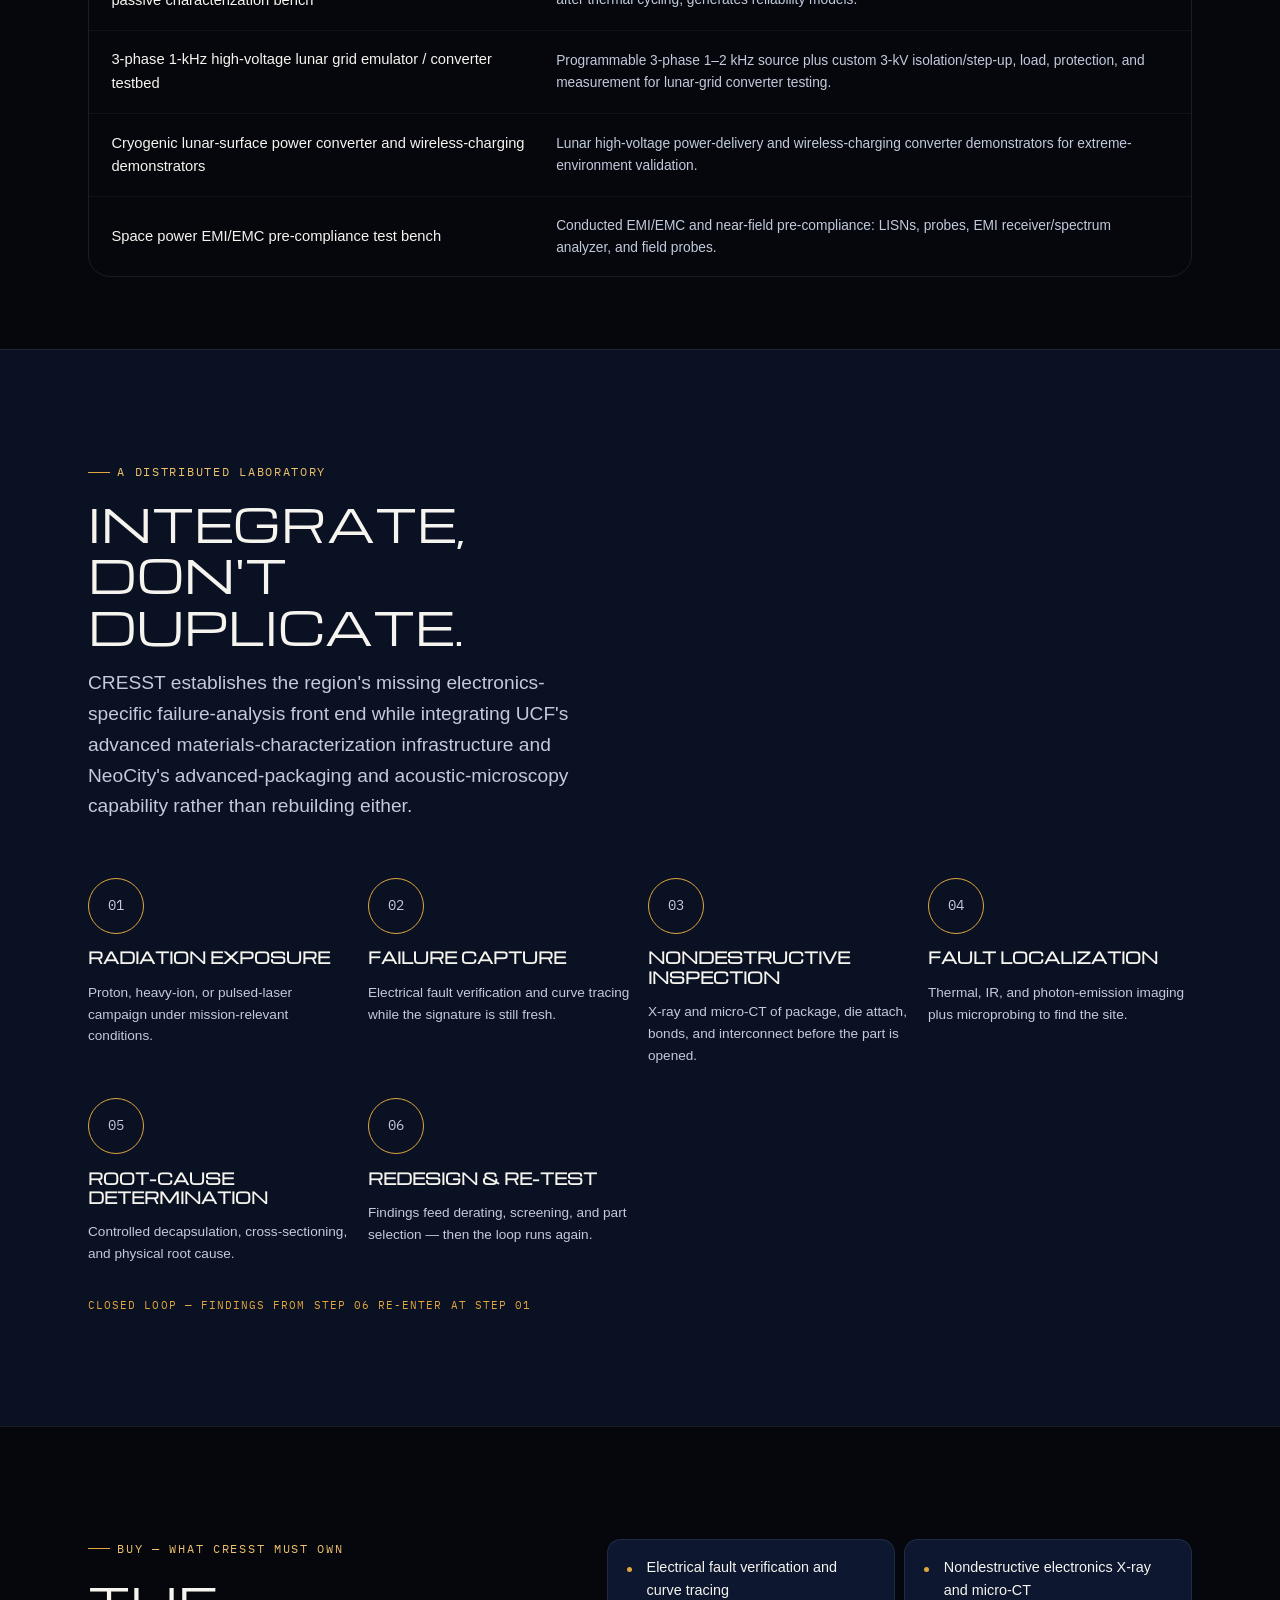
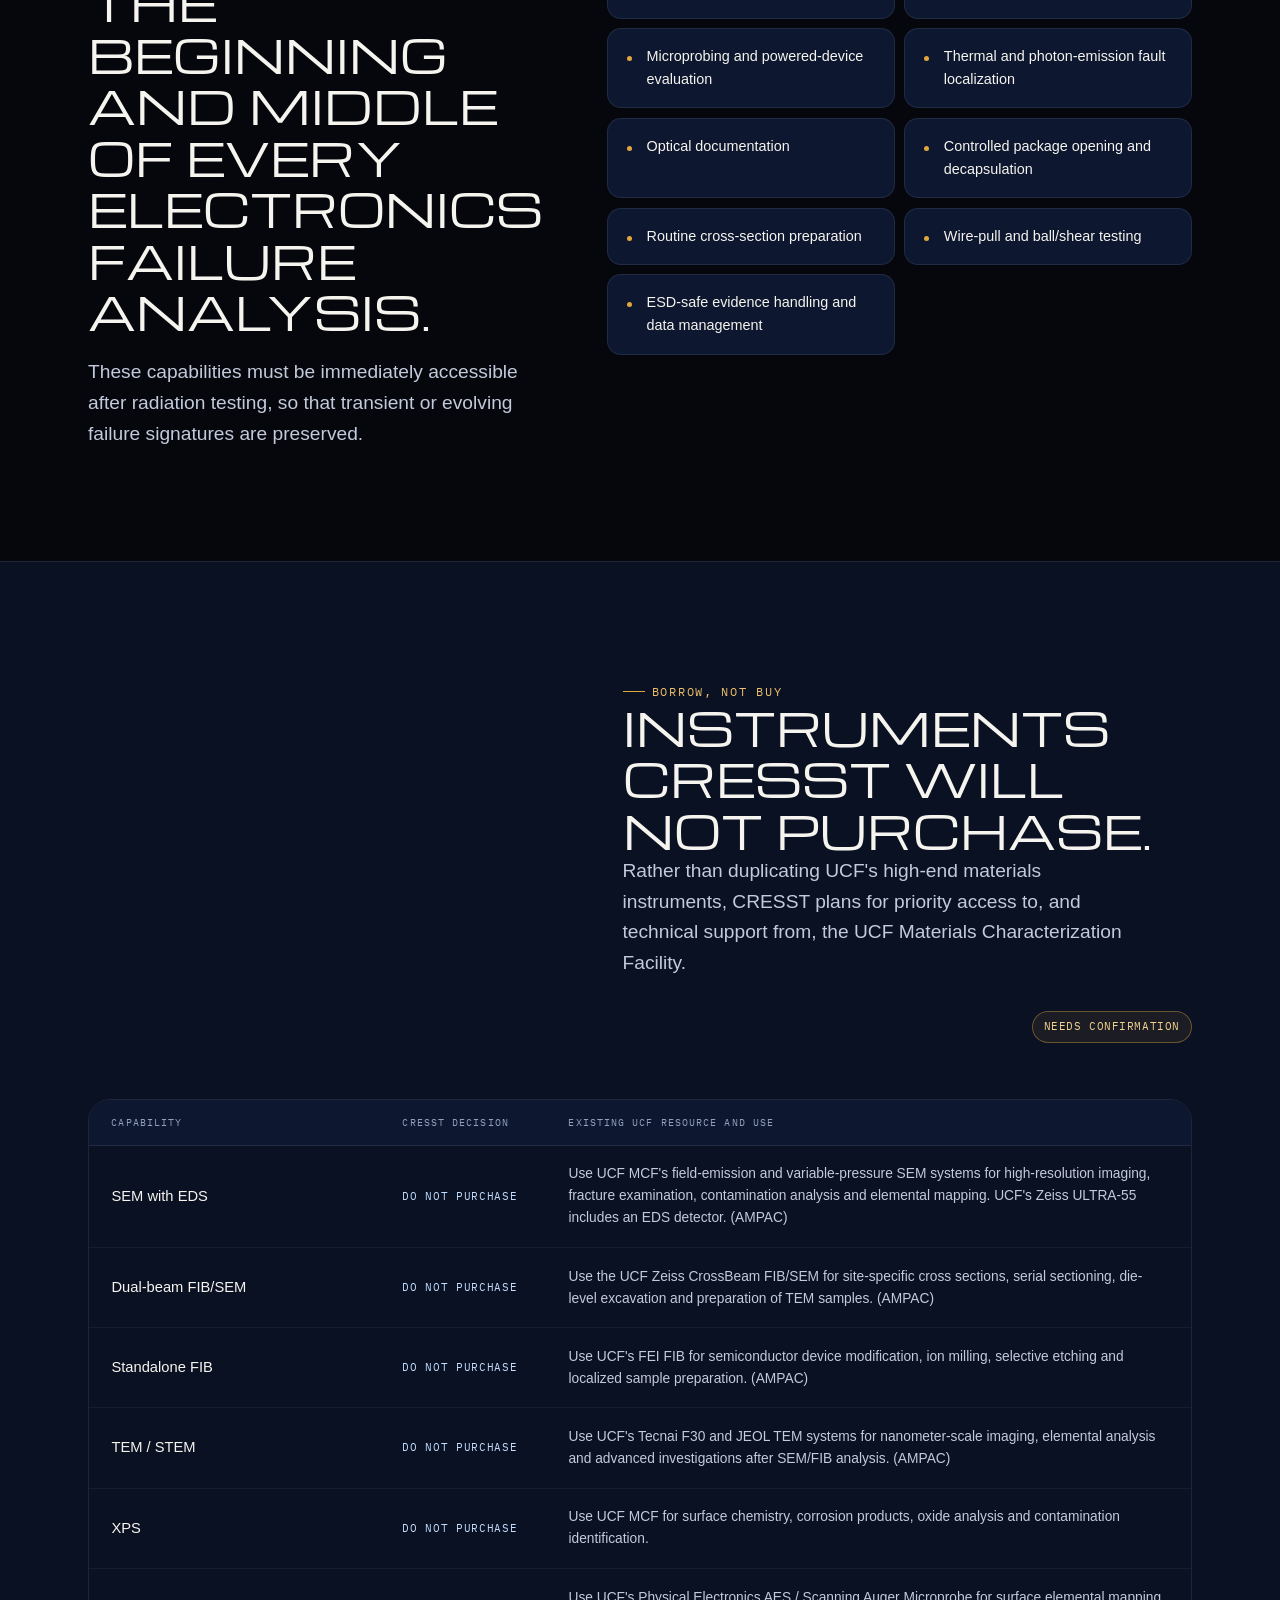
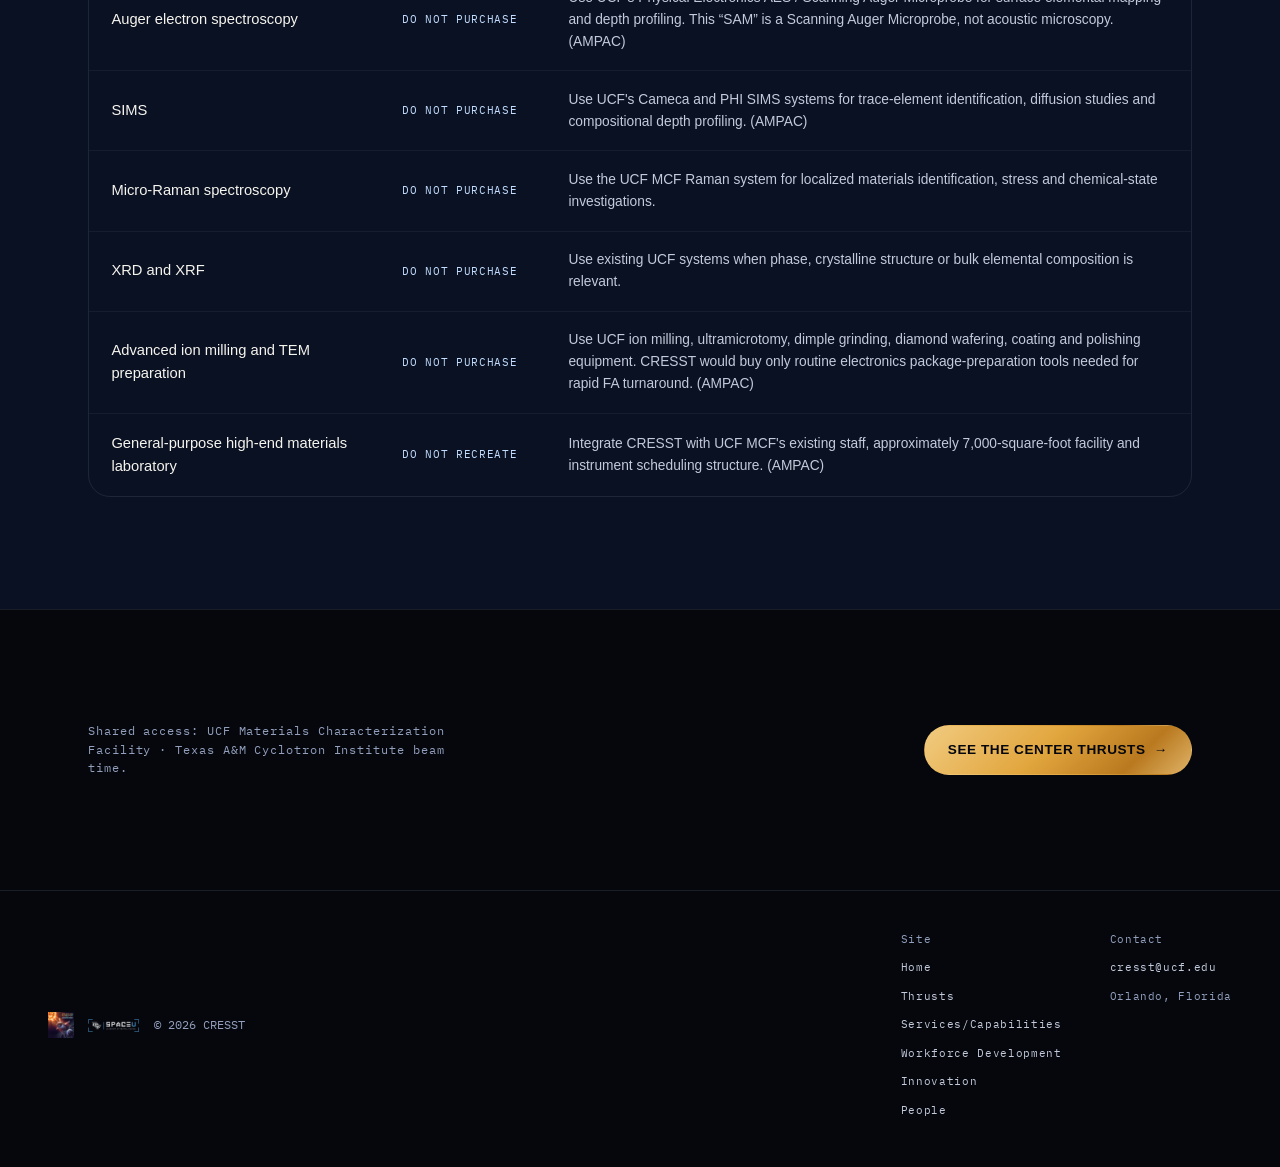
<file: facilities.html>
<!DOCTYPE html>
<html lang="en">
<head>
<meta charset="UTF-8" />
<meta name="viewport" content="width=device-width, initial-scale=1.0" />
<title>Services/Capabilities — CRESST | UCF</title>
<meta name="description" content="Four capability packages, one pipeline — CRESST's core launch plus three future-thrust facilities: failure analysis, cryogenic power electronics, and a dedicated proton test cell at a local UCF partner facility." />
<link rel="icon" href="assets/img/cresst-favicon.png" />
<link rel="preconnect" href="https://fonts.googleapis.com" />
<link rel="preconnect" href="https://fonts.gstatic.com" crossorigin />
<link href="https://fonts.googleapis.com/css2?family=Michroma&family=IBM+Plex+Mono:wght@400;500;600&display=swap" rel="stylesheet" />
<link href="https://api.fontshare.com/v2/css?f[]=eudoxus-sans@400,500,600,700&display=swap" rel="stylesheet" />
<link rel="stylesheet" href="css/style.css" />
</head>
<body>

<nav class="nav" id="nav">
  <a href="index.html" class="nav-brand">
    <img class="nav-patch-logo" src="assets/img/cresst-patch-2026.png" alt="CRESST mission patch logo" />
    <img class="nav-wordmark" src="assets/img/spaceu-wordmark.png" alt="Space U" />
  </a>
  <ul class="nav-links">
    <li><a href="index.html">Home</a></li>
    <li><a href="thrusts.html">Thrusts</a></li>
    <li><a href="facilities.html" class="active">Services/Capabilities</a></li>
    <li><a href="education.html">Workforce Development</a></li>
    <li><a href="innovation.html">Innovation</a></li>
    <li><a href="people.html">People</a></li>
  </ul>
  <a href="partner.html" class="btn btn-primary nav-cta">Partner <span class="btn-arrow">&rarr;</span></a>
  <button class="nav-toggle" id="navToggle" aria-label="Open menu" aria-expanded="false">
    <svg width="18" height="14" viewBox="0 0 18 14" fill="none" xmlns="http://www.w3.org/2000/svg">
      <path d="M0 1H18" stroke="currentColor" stroke-width="1.5"/>
      <path d="M0 7H18" stroke="currentColor" stroke-width="1.5"/>
      <path d="M0 13H18" stroke="currentColor" stroke-width="1.5"/>
    </svg>
  </button>
</nav>

<div class="mobile-menu" id="mobileMenu">
  <a href="index.html">Home</a>
  <a href="thrusts.html">Thrusts</a>
  <a href="facilities.html">Services/Capabilities</a>
  <a href="education.html">Workforce Development</a>
  <a href="innovation.html">Innovation</a>
  <a href="people.html">People</a>
  <a href="partner.html">Partner With CRESST</a>
</div>

<header class="page-header">
  <div class="container">
    <div class="section-head reveal" style="margin-bottom:0;">
      <p class="eyebrow">Services/Capabilities</p>
      <h1 style="font-size:var(--text-display-lg,clamp(1.8rem,3.6vw,2.8rem));">One pipeline, built in stages.</h1>
      <p class="lede">CRESST test capability grows in three stages: what is available today, what the core launch plans, and three future thrusts scoped for later build-out.</p>
    </div>
  </div>
</header>

<section class="section reveal" id="capabilities">
  <div class="container">
    <div class="section-head">
      <p class="eyebrow">Test Capability</p>
      <h2>Now, in development, and planned.</h2>
      <p class="lede">One center for test planning, failure analysis, and parts assurance: X-ray and laser screening on campus, protons at a local UCF partner facility, and heavy-ion campaigns at Texas A&amp;M.</p>
    </div>
    <div class="data-table cap-table">
      <div class="data-table-head cols-cap">
        <span>Capability</span><span>Facility</span><span>Test focus</span><span>Status</span>
      </div>
      <div class="data-table-row cols-cap">
        <span class="cap">Protons</span>
        <span class="purpose">UCF partner facility, local to Orlando &middot; 50&ndash;230 MeV, up to 4&times;10<sup>7</sup> p/cm<sup>2</sup>/s, 2&ndash;40 cm fields</span>
        <span class="purpose">Single-event effects, total ionizing dose, displacement damage, system-level payload tests</span>
        <span class="cap-status"><span class="stage">NOW AVAILABLE</span>One-stop shopping for testing services and facility time through CRESST services contracts</span>
      </div>
      <div class="data-table-row cols-cap">
        <span class="cap">Heavy ions</span>
        <span class="purpose">Texas A&amp;M Radiation Effects Facility</span>
        <span class="purpose">Single-event effects screening at high linear energy transfer (LET)</span>
        <span class="cap-status"><span class="stage">NOW AVAILABLE</span>One-stop shopping for testing services and facility time through CRESST services contracts</span>
      </div>
      <div class="data-table-row cols-cap">
        <span class="cap">X-ray</span>
        <span class="purpose">Xrad320 irradiator on campus</span>
        <span class="purpose">Total ionizing dose and dose-rate studies</span>
        <span class="cap-status"><span class="stage">NOW</span>Available Directly Through CRESST</span>
      </div>
      <div class="data-table-row cols-cap">
        <span class="cap">Alpha, neutron, Cf-252</span>
        <span class="purpose">In-house radioactive sources</span>
        <span class="purpose">Alpha and neutron sensitivity, source-based soft-error checks</span>
        <span class="cap-status"><span class="stage">NOW</span>Available Directly Through CRESST</span>
      </div>
      <div class="data-table-row cols-cap">
        <span class="cap">Electronics failure analysis</span>
        <span class="purpose">UCF shared facility</span>
        <span class="purpose">Root-cause analysis of failed parts</span>
        <span class="cap-status"><span class="stage">NOW</span>Available Through a UCF Shared Facility</span>
      </div>
      <div class="data-table-row cols-cap">
        <span class="cap">Pulsed laser</span>
        <span class="purpose">Pulsed-laser single-event screening on campus</span>
        <span class="purpose">Event localization and sensitive-area mapping before beam time</span>
        <span class="cap-status"><span class="stage">IN DEVELOPMENT &middot; being installed</span>Capability in Development</span>
      </div>
      <div class="data-table-row cols-cap">
        <span class="cap">Cryogenic thermal vacuum</span>
        <span class="purpose">50 K thermal vacuum (TVAC) chamber with 50 kV feedthroughs</span>
        <span class="purpose">Energized electronics under space thermal-vacuum conditions</span>
        <span class="cap-status"><span class="stage">IN DEVELOPMENT</span>Capability in Development</span>
      </div>
      <div class="data-table-row cols-cap">
        <span class="cap">Advanced packaging</span>
        <span class="purpose">With the Florida Semiconductor Engine (FSE)</span>
        <span class="purpose">Radiation- and cold-hardened packaging</span>
        <span class="cap-status"><span class="stage">IN DEVELOPMENT</span>Capability in Development</span>
      </div>
      <div class="data-table-row cols-cap">
        <span class="cap">Dedicated proton test cell</span>
        <span class="purpose">UCF partner facility, local to Orlando</span>
        <span class="purpose">Schedulable single-event and total-dose campaigns</span>
        <span class="cap-status"><span class="stage">PLANNED &middot; future thrust</span>Capability in Development</span>
      </div>
      <div class="data-table-row cols-cap">
        <span class="cap">Failure analysis laboratory</span>
        <span class="purpose">CRESST laboratory build-out</span>
        <span class="purpose">Full electronics failure-analysis chain under chain of custody</span>
        <span class="cap-status"><span class="stage">PLANNED &middot; future thrust</span>Capability in Development</span>
      </div>
      <div class="data-table-row cols-cap">
        <span class="cap">Cryogenic &amp; HV power electronics</span>
        <span class="purpose">40&ndash;400 K cryostat, lunar grid emulator</span>
        <span class="purpose">Power electronics at cryogenic temperature and high voltage</span>
        <span class="cap-status"><span class="stage">PLANNED &middot; future thrust</span>Capability in Development</span>
      </div>
    </div>
    <p class="cap-note">Status as of October 2026. Confirm availability with CRESST before planning a campaign.</p>
  </div>
</section>

<section class="facility-block reveal">
  <div class="container">
    <div class="facility-head">
      <div class="facility-copy">
        <span class="facility-code">THRUST 01 &middot; Future thrust</span>
        <h2>Local Proton Beam Test Cell</h2>
        <p class="lede" style="max-width:60ch;">A dedicated proton test cell at a local UCF partner facility, outfitted for single-event-effects and total-ionizing-dose campaigns, giving CRESST and its partners local beam access on a schedulable calendar rather than a national queue.</p>
      </div>
    </div>
    <div class="data-table">
      <div class="data-table-head cols-facility">
        <span>Capability</span><span>Purpose</span>
      </div>
      <div class="data-table-row cols-facility">
        <span class="cap">Outfit a dedicated proton test cell at the UCF partner facility (local)</span>
        <span class="purpose">Beam line, dosimetry, shielding, and test-cell instrumentation.</span>
      </div>
    </div>
  </div>
</section>

<section class="facility-block alt reveal">
  <div class="container">
    <div class="facility-head">
      <div class="facility-copy">
        <span class="facility-code">THRUST 02 &middot; Future thrust</span>
        <h2>Failure Analysis Laboratory</h2>
        <p class="lede" style="max-width:60ch;">A complete electronics failure-analysis chain: non-destructive inspection first, then probing, fault localization, controlled package opening, and cross-sectioning — with chain-of-custody handling throughout.</p>
      </div>
    </div>
    <div class="data-table">
      <div class="data-table-head cols-facility">
        <span>Capability</span><span>Purpose</span>
      </div>
      <div class="data-table-row cols-facility">
        <span class="cap">High-resolution electronics X-ray micro-CT</span>
        <span class="purpose">Package, die-attach, wire-bond, solder-joint, via, crack, void, and foreign-material inspection before opening the part</span>
      </div>
      <div class="data-table-row cols-facility">
        <span class="cap">Semiconductor parameter analyzer and modern curve-tracer system</span>
        <span class="purpose">Pin-to-pin curve tracing, leakage, breakdown, parametric shifts, power-device testing, and pre-/post-radiation comparison</span>
      </div>
      <div class="data-table-row cols-facility">
        <span class="cap">Manual / semi-automatic microprobe stations, switching matrix, sockets, fixtures</span>
        <span class="purpose">Die-level probing, packaged-part interrogation, microprobing, and repeatable fault verification</span>
      </div>
      <div class="data-table-row cols-facility">
        <span class="cap">Thermal / IR and photon-emission fault-localization system</span>
        <span class="purpose">Detect localized shorts, leakage, latch-up damage, current paths, and active die defects</span>
      </div>
      <div class="data-table-row cols-facility">
        <span class="cap">Optical and metallurgical microscopy suite</span>
        <span class="purpose">Bright field, dark field, polarization, low-angle illumination, extended depth of field, image stitching, and evidence documentation</span>
      </div>
      <div class="data-table-row cols-facility">
        <span class="cap">Electronics decapsulation and delidding suite</span>
        <span class="purpose">Chemical jet etch, plasma cleaning, mechanical delidding, package opening, localized coating removal, and evidence-preserving access</span>
      </div>
      <div class="data-table-row cols-facility">
        <span class="cap">Electronics-specific cross-sectioning and sample preparation</span>
        <span class="purpose">Precision sectioning, mounting, grinding, polishing, ion cleaning, die thinning, and package cross sections</span>
      </div>
      <div class="data-table-row cols-facility">
        <span class="cap">Wire-pull and ball / shear bond tester</span>
        <span class="purpose">Quantitative assessment of wire bonds, solder balls, bumps, die attach, and package-interconnect strength</span>
      </div>
      <div class="data-table-row cols-facility">
        <span class="cap">ESD-safe evidence handling, imaging database, secure storage, benches, and fixtures</span>
        <span class="purpose">Chain of custody, controlled handling, photographic records, fixtures, and test-data integration</span>
      </div>
    </div>
  </div>
</section>

<section class="facility-block reveal">
  <div class="container">
    <div class="facility-head">
      <div class="facility-copy">
        <span class="facility-code">THRUST 03 &middot; Future thrust</span>
        <h2>Cryogenic &amp; Power Instrument Electronics</h2>
        <p class="lede" style="max-width:60ch;">Power electronics at cryogenic temperatures: a dedicated high-power cryostat for energized converter testing above 5 kW, a lunar-grid converter testbed, and EMI/EMC pre-compliance — with student researchers and faculty effort carried in the same package. This lab supports ARCTIC, CRESST&rsquo;s space systems work on cold-capable power and instrument electronics. Thermal-vacuum capability down to 50 K with 50 kV feedthroughs now sits in the core launch.</p>
      </div>
    </div>
    <div class="data-table">
      <div class="data-table-head cols-facility">
        <span>Capability</span><span>Purpose</span>
      </div>
      <div class="data-table-row cols-facility">
        <span class="cap">40&ndash;400 K high-power cryostat (3 L test volume; 40 W heat lift @ 50 K)</span>
        <span class="purpose">Dedicated 40&ndash;400 K cryostat for energized converter and electronics testing above 5 kW; 3 L DUT volume, 40 W at 50 K, and MV/high-current feedthroughs — separate from the TVAC.</span>
      </div>
      <div class="data-table-row cols-facility">
        <span class="cap">Automated extreme-temperature power-electronics device and passive characterization bench</span>
        <span class="purpose">Automated cryogenic double-pulse and static/dynamic testing of GaN/SiC, gate drives, and passives after thermal cycling; generates reliability models.</span>
      </div>
      <div class="data-table-row cols-facility">
        <span class="cap">3-phase 1-kHz high-voltage lunar grid emulator / converter testbed</span>
        <span class="purpose">Programmable 3-phase 1&ndash;2 kHz source plus custom 3-kV isolation/step-up, load, protection, and measurement for lunar-grid converter testing.</span>
      </div>
      <div class="data-table-row cols-facility">
        <span class="cap">Cryogenic lunar-surface power converter and wireless-charging demonstrators</span>
        <span class="purpose">Lunar high-voltage power-delivery and wireless-charging converter demonstrators for extreme-environment validation.</span>
      </div>
      <div class="data-table-row cols-facility">
        <span class="cap">Space power EMI/EMC pre-compliance test bench</span>
        <span class="purpose">Conducted EMI/EMC and near-field pre-compliance: LISNs, probes, EMI receiver/spectrum analyzer, and field probes.</span>
      </div>
    </div>
  </div>
</section>

<section class="section reveal" style="background:var(--navy-900);">
  <div class="container">
    <div class="section-head">
      <p class="eyebrow">A Distributed Laboratory</p>
      <h2>Integrate, don't duplicate.</h2>
      <p class="lede">CRESST establishes the region's missing electronics-specific failure-analysis front end while integrating UCF's advanced materials-characterization infrastructure and NeoCity's advanced-packaging and acoustic-microscopy capability rather than rebuilding either.</p>
    </div>
    <div class="pathway-track">
      <div class="pipeline-node">
        <span class="node-circle">01</span>
        <strong>Radiation exposure</strong>
        <span>Proton, heavy-ion, or pulsed-laser campaign under mission-relevant conditions.</span>
      </div>
      <div class="pipeline-node">
        <span class="node-circle">02</span>
        <strong>Failure capture</strong>
        <span>Electrical fault verification and curve tracing while the signature is still fresh.</span>
      </div>
      <div class="pipeline-node">
        <span class="node-circle">03</span>
        <strong>Nondestructive inspection</strong>
        <span>X-ray and micro-CT of package, die attach, bonds, and interconnect before the part is opened.</span>
      </div>
      <div class="pipeline-node">
        <span class="node-circle">04</span>
        <strong>Fault localization</strong>
        <span>Thermal, IR, and photon-emission imaging plus microprobing to find the site.</span>
      </div>
      <div class="pipeline-node">
        <span class="node-circle">05</span>
        <strong>Root-cause determination</strong>
        <span>Controlled decapsulation, cross-sectioning, and physical root cause.</span>
      </div>
      <div class="pipeline-node">
        <span class="node-circle">06</span>
        <strong>Redesign &amp; re-test</strong>
        <span>Findings feed derating, screening, and part selection — then the loop runs again.</span>
      </div>
    </div>
    <p class="pathway-note">Closed loop — findings from step 06 re-enter at step 01</p>
  </div>
</section>

<section class="section reveal">
  <div class="container">
    <div class="buy-layout">
      <div class="buy-sticky">
        <p class="eyebrow">Buy — What CRESST Must Own</p>
        <h2>The beginning and middle of every electronics failure analysis.</h2>
        <p class="lede">These capabilities must be immediately accessible after radiation testing, so that transient or evolving failure signatures are preserved.</p>
      </div>
      <div class="buy-grid">
        <div class="buy-chip"><span class="dot"></span><span class="label">Electrical fault verification and curve tracing</span></div>
        <div class="buy-chip"><span class="dot"></span><span class="label">Nondestructive electronics X-ray and micro-CT</span></div>
        <div class="buy-chip"><span class="dot"></span><span class="label">Microprobing and powered-device evaluation</span></div>
        <div class="buy-chip"><span class="dot"></span><span class="label">Thermal and photon-emission fault localization</span></div>
        <div class="buy-chip"><span class="dot"></span><span class="label">Optical documentation</span></div>
        <div class="buy-chip"><span class="dot"></span><span class="label">Controlled package opening and decapsulation</span></div>
        <div class="buy-chip"><span class="dot"></span><span class="label">Routine cross-section preparation</span></div>
        <div class="buy-chip"><span class="dot"></span><span class="label">Wire-pull and ball/shear testing</span></div>
        <div class="buy-chip"><span class="dot"></span><span class="label">ESD-safe evidence handling and data management</span></div>
      </div>
    </div>
  </div>
</section>

<section class="section reveal" style="background:var(--navy-900);">
  <div class="container">
    <div class="section-head" style="display:flex;justify-content:space-between;align-items:flex-end;gap:2rem;flex-wrap:wrap;max-width:none;">
      <div style="max-width:64ch;">
        <p class="eyebrow">Borrow, Not Buy</p>
        <h2>Instruments CRESST will not purchase.</h2>
        <p class="lede">Rather than duplicating UCF's high-end materials instruments, CRESST plans for priority access to, and technical support from, the UCF Materials Characterization Facility.</p>
      </div>
      <span class="chip-gold">Needs confirmation</span>
    </div>
    <div class="data-table">
      <div class="data-table-head cols-borrow">
        <span>Capability</span><span>CRESST decision</span><span>Existing UCF resource and use</span>
      </div>
      <div class="data-table-row cols-borrow">
        <span class="cap">SEM with EDS</span>
        <span class="dec">Do not purchase</span>
        <span class="purpose">Use UCF MCF's field-emission and variable-pressure SEM systems for high-resolution imaging, fracture examination, contamination analysis and elemental mapping. UCF's Zeiss ULTRA-55 includes an EDS detector. (AMPAC)</span>
      </div>
      <div class="data-table-row cols-borrow">
        <span class="cap">Dual-beam FIB/SEM</span>
        <span class="dec">Do not purchase</span>
        <span class="purpose">Use the UCF Zeiss CrossBeam FIB/SEM for site-specific cross sections, serial sectioning, die-level excavation and preparation of TEM samples. (AMPAC)</span>
      </div>
      <div class="data-table-row cols-borrow">
        <span class="cap">Standalone FIB</span>
        <span class="dec">Do not purchase</span>
        <span class="purpose">Use UCF's FEI FIB for semiconductor device modification, ion milling, selective etching and localized sample preparation. (AMPAC)</span>
      </div>
      <div class="data-table-row cols-borrow">
        <span class="cap">TEM / STEM</span>
        <span class="dec">Do not purchase</span>
        <span class="purpose">Use UCF's Tecnai F30 and JEOL TEM systems for nanometer-scale imaging, elemental analysis and advanced investigations after SEM/FIB analysis. (AMPAC)</span>
      </div>
      <div class="data-table-row cols-borrow">
        <span class="cap">XPS</span>
        <span class="dec">Do not purchase</span>
        <span class="purpose">Use UCF MCF for surface chemistry, corrosion products, oxide analysis and contamination identification.</span>
      </div>
      <div class="data-table-row cols-borrow">
        <span class="cap">Auger electron spectroscopy</span>
        <span class="dec">Do not purchase</span>
        <span class="purpose">Use UCF's Physical Electronics AES / Scanning Auger Microprobe for surface elemental mapping and depth profiling. This &ldquo;SAM&rdquo; is a Scanning Auger Microprobe, not acoustic microscopy. (AMPAC)</span>
      </div>
      <div class="data-table-row cols-borrow">
        <span class="cap">SIMS</span>
        <span class="dec">Do not purchase</span>
        <span class="purpose">Use UCF's Cameca and PHI SIMS systems for trace-element identification, diffusion studies and compositional depth profiling. (AMPAC)</span>
      </div>
      <div class="data-table-row cols-borrow">
        <span class="cap">Micro-Raman spectroscopy</span>
        <span class="dec">Do not purchase</span>
        <span class="purpose">Use the UCF MCF Raman system for localized materials identification, stress and chemical-state investigations.</span>
      </div>
      <div class="data-table-row cols-borrow">
        <span class="cap">XRD and XRF</span>
        <span class="dec">Do not purchase</span>
        <span class="purpose">Use existing UCF systems when phase, crystalline structure or bulk elemental composition is relevant.</span>
      </div>
      <div class="data-table-row cols-borrow">
        <span class="cap">Advanced ion milling and TEM preparation</span>
        <span class="dec">Do not purchase</span>
        <span class="purpose">Use UCF ion milling, ultramicrotomy, dimple grinding, diamond wafering, coating and polishing equipment. CRESST would buy only routine electronics package-preparation tools needed for rapid FA turnaround. (AMPAC)</span>
      </div>
      <div class="data-table-row cols-borrow">
        <span class="cap">General-purpose high-end materials laboratory</span>
        <span class="dec">Do not recreate</span>
        <span class="purpose">Integrate CRESST with UCF MCF's existing staff, approximately 7,000-square-foot facility and instrument scheduling structure. (AMPAC)</span>
      </div>
    </div>
  </div>
</section>

<section class="section reveal">
  <div class="container" style="display:flex;justify-content:space-between;align-items:center;gap:2rem;flex-wrap:wrap;">
    <p style="font-family:var(--font-mono);font-size:.72rem;letter-spacing:.08em;color:var(--paper-400);max-width:52ch;">Shared access: UCF Materials Characterization Facility &middot; Texas A&amp;M Cyclotron Institute beam time.</p>
    <a href="thrusts.html" class="btn btn-primary">See The Center Thrusts <span class="btn-arrow">&rarr;</span></a>
  </div>
</section>

<footer>
  <div class="footer-inner">
    <div class="footer-brand">
      <img class="footer-logo" src="assets/img/cresst-favicon.png" alt="CRESST logo" />
      <img class="footer-wordmark" src="assets/img/spaceu-wordmark.png" alt="Space U" />
      <span>&copy; 2026 CRESST</span>
    </div>
    <div class="footer-cols">
      <div class="footer-col">
        <span class="footer-col-label">Site</span>
        <a href="index.html">Home</a>
        <a href="thrusts.html">Thrusts</a>
        <a href="facilities.html">Services/Capabilities</a>
        <a href="education.html">Workforce Development</a>
        <a href="innovation.html">Innovation</a>
        <a href="people.html">People</a>
      </div>
      <div class="footer-col">
        <span class="footer-col-label">Contact</span>
        <a href="mailto:cresst@ucf.edu">cresst@ucf.edu</a>
        <span>Orlando, Florida</span>
      </div>
    </div>
  </div>
</footer>

<script src="js/script.js"></script>
</body>
</html>
</file>
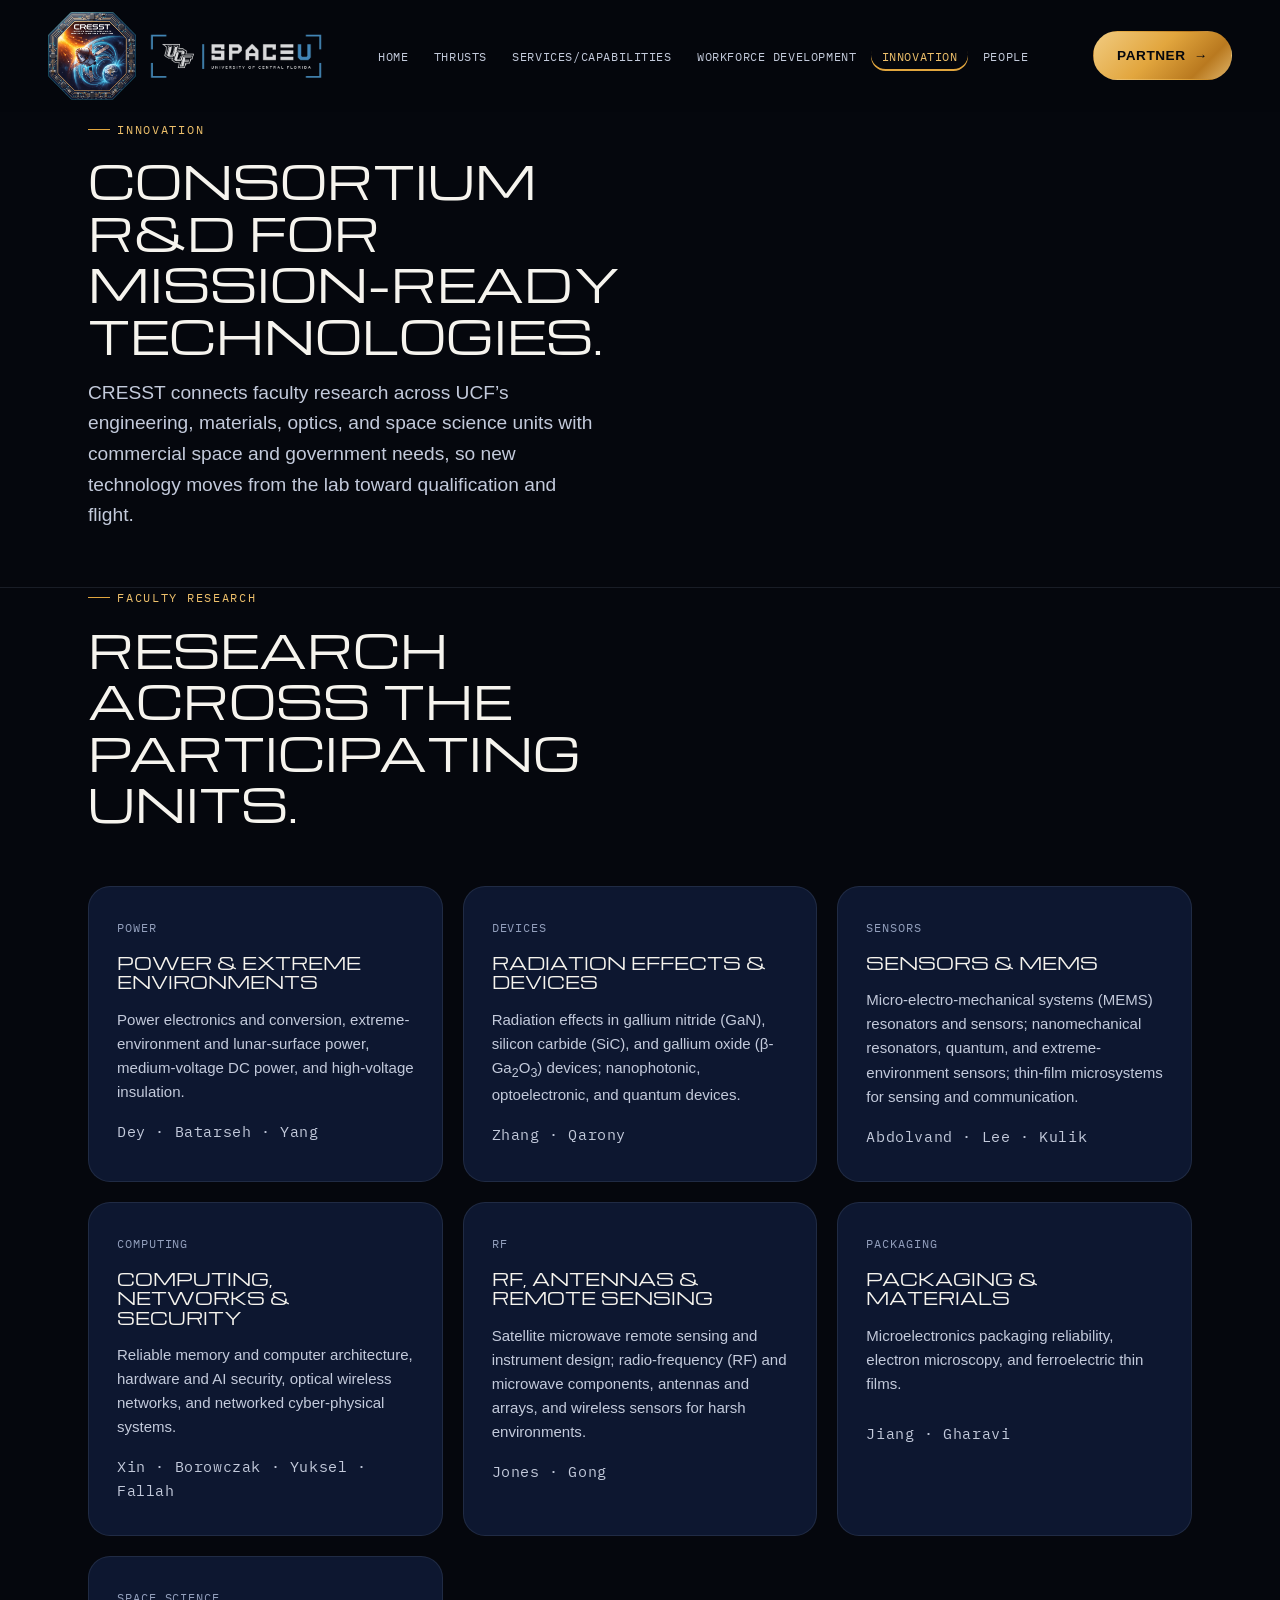
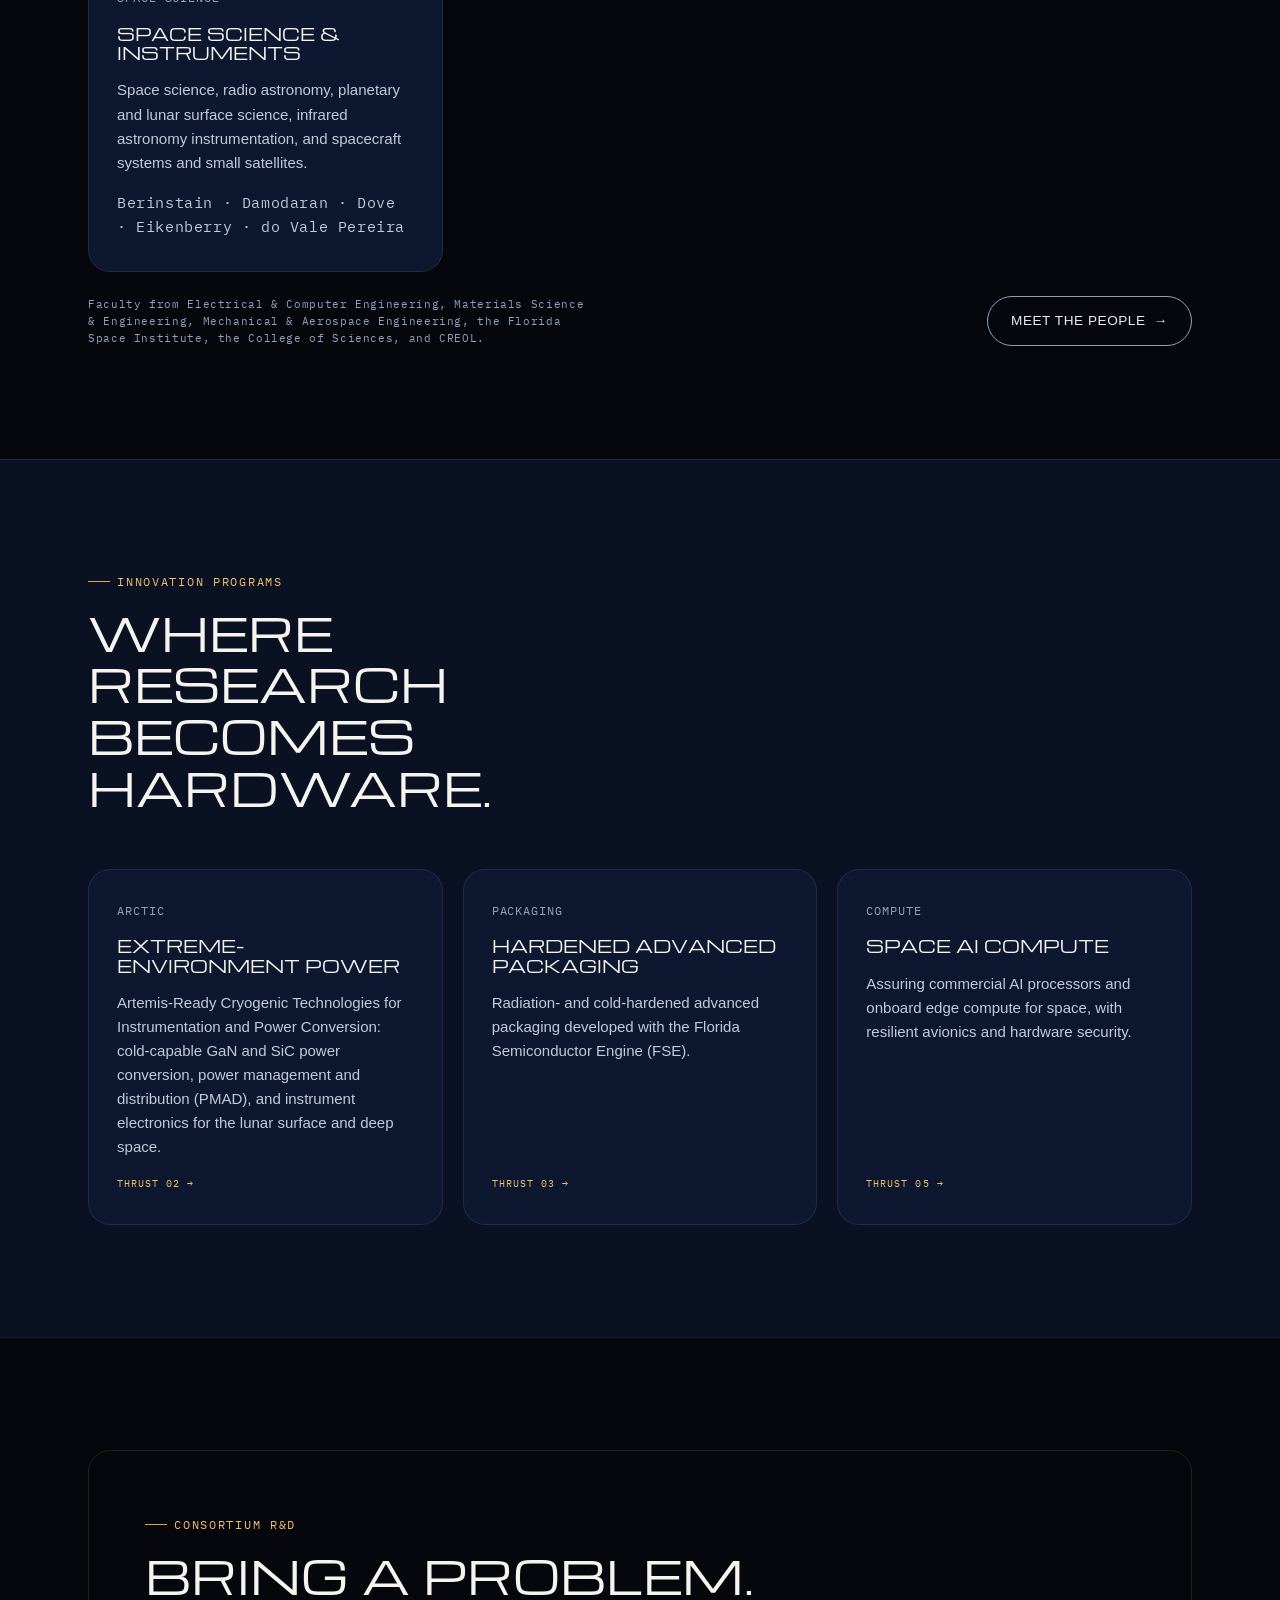
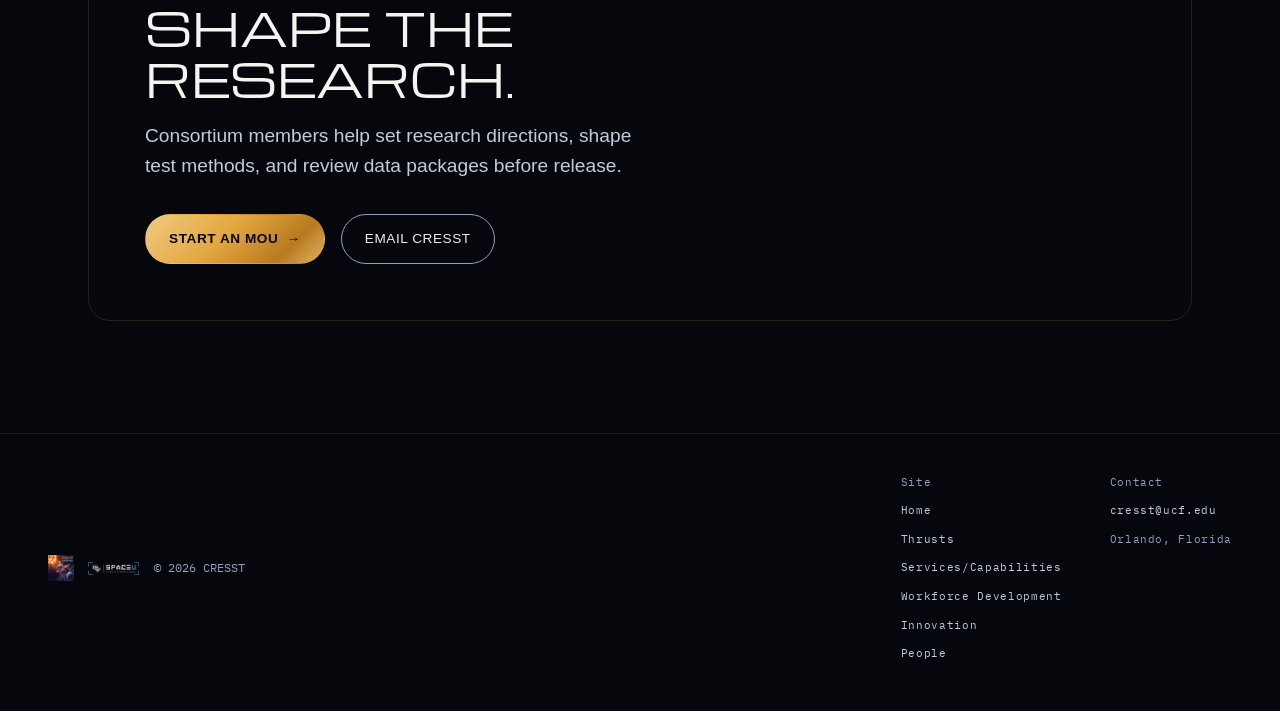
<file: innovation.html>
<!DOCTYPE html>
<html lang="en">
<head>
<meta charset="UTF-8" />
<meta name="viewport" content="width=device-width, initial-scale=1.0" />
<title>Innovation — CRESST | UCF</title>
<meta name="description" content="CRESST innovation: faculty research across UCF units, ARCTIC extreme-environment power, and hardened advanced packaging with the Florida Semiconductor Engine." />
<link rel="icon" href="assets/img/cresst-favicon.png" />
<link rel="preconnect" href="https://fonts.googleapis.com" />
<link rel="preconnect" href="https://fonts.gstatic.com" crossorigin />
<link href="https://fonts.googleapis.com/css2?family=Michroma&family=IBM+Plex+Mono:wght@400;500;600&display=swap" rel="stylesheet" />
<link href="https://api.fontshare.com/v2/css?f[]=eudoxus-sans@400,500,600,700&display=swap" rel="stylesheet" />
<link rel="stylesheet" href="css/style.css" />
</head>
<body>

<nav class="nav" id="nav">
  <a href="index.html" class="nav-brand">
    <img class="nav-patch-logo" src="assets/img/cresst-patch-2026.png" alt="CRESST mission patch logo" />
    <img class="nav-wordmark" src="assets/img/spaceu-wordmark.png" alt="Space U" />
  </a>
  <ul class="nav-links">
    <li><a href="index.html">Home</a></li>
    <li><a href="thrusts.html">Thrusts</a></li>
    <li><a href="facilities.html">Services/Capabilities</a></li>
    <li><a href="education.html">Workforce Development</a></li>
    <li><a href="innovation.html" class="active">Innovation</a></li>
    <li><a href="people.html">People</a></li>
  </ul>
  <a href="partner.html" class="btn btn-primary nav-cta">Partner <span class="btn-arrow">&rarr;</span></a>
  <button class="nav-toggle" id="navToggle" aria-label="Open menu" aria-expanded="false">
    <svg width="18" height="14" viewBox="0 0 18 14" fill="none" xmlns="http://www.w3.org/2000/svg">
      <path d="M0 1H18" stroke="currentColor" stroke-width="1.5"/>
      <path d="M0 7H18" stroke="currentColor" stroke-width="1.5"/>
      <path d="M0 13H18" stroke="currentColor" stroke-width="1.5"/>
    </svg>
  </button>
</nav>

<div class="mobile-menu" id="mobileMenu">
  <a href="index.html">Home</a>
  <a href="thrusts.html">Thrusts</a>
  <a href="facilities.html">Services/Capabilities</a>
  <a href="education.html">Workforce Development</a>
  <a href="innovation.html">Innovation</a>
  <a href="people.html">People</a>
  <a href="partner.html">Partner With CRESST</a>
</div>

<header class="page-header">
  <div class="container">
    <div class="section-head reveal" style="margin-bottom:0;">
      <p class="eyebrow">Innovation</p>
      <h1 style="font-size:var(--text-display-lg,clamp(1.8rem,3.6vw,2.8rem));">Consortium R&amp;D for mission-ready technologies.</h1>
      <p class="lede">CRESST connects faculty research across UCF&rsquo;s engineering, materials, optics, and space science units with commercial space and government needs, so new technology moves from the lab toward qualification and flight.</p>
    </div>
  </div>
</header>

<section class="section" id="research" style="padding-top:0;">
  <div class="container">
    <div class="section-head reveal">
      <p class="eyebrow">Faculty Research</p>
      <h2>Research across the participating units.</h2>
    </div>
    <div class="focus-grid reveal">
      <article class="focus-card">
        <span class="focus-index">POWER</span>
        <h3>Power &amp; extreme environments</h3>
        <p>Power electronics and conversion, extreme-environment and lunar-surface power, medium-voltage DC power, and high-voltage insulation.</p>
        <p class="research-names">Dey &middot; Batarseh &middot; Yang</p>
      </article>
      <article class="focus-card">
        <span class="focus-index">DEVICES</span>
        <h3>Radiation effects &amp; devices</h3>
        <p>Radiation effects in gallium nitride (GaN), silicon carbide (SiC), and gallium oxide (&beta;-Ga<sub>2</sub>O<sub>3</sub>) devices; nanophotonic, optoelectronic, and quantum devices.</p>
        <p class="research-names">Zhang &middot; Qarony</p>
      </article>
      <article class="focus-card">
        <span class="focus-index">SENSORS</span>
        <h3>Sensors &amp; MEMS</h3>
        <p>Micro-electro-mechanical systems (MEMS) resonators and sensors; nanomechanical resonators, quantum, and extreme-environment sensors; thin-film microsystems for sensing and communication.</p>
        <p class="research-names">Abdolvand &middot; Lee &middot; Kulik</p>
      </article>
      <article class="focus-card">
        <span class="focus-index">COMPUTING</span>
        <h3>Computing, networks &amp; security</h3>
        <p>Reliable memory and computer architecture, hardware and AI security, optical wireless networks, and networked cyber-physical systems.</p>
        <p class="research-names">Xin &middot; Borowczak &middot; Yuksel &middot; Fallah</p>
      </article>
      <article class="focus-card">
        <span class="focus-index">RF</span>
        <h3>RF, antennas &amp; remote sensing</h3>
        <p>Satellite microwave remote sensing and instrument design; radio-frequency (RF) and microwave components, antennas and arrays, and wireless sensors for harsh environments.</p>
        <p class="research-names">Jones &middot; Gong</p>
      </article>
      <article class="focus-card">
        <span class="focus-index">PACKAGING</span>
        <h3>Packaging &amp; materials</h3>
        <p>Microelectronics packaging reliability, electron microscopy, and ferroelectric thin films.</p>
        <p class="research-names">Jiang &middot; Gharavi</p>
      </article>
      <article class="focus-card">
        <span class="focus-index">SPACE SCIENCE</span>
        <h3>Space science &amp; instruments</h3>
        <p>Space science, radio astronomy, planetary and lunar surface science, infrared astronomy instrumentation, and spacecraft systems and small satellites.</p>
        <p class="research-names">Berinstain &middot; Damodaran &middot; Dove &middot; Eikenberry &middot; do Vale Pereira</p>
      </article>
    </div>
    <div class="thrust-foot reveal">
      <p class="cap-note">Faculty from Electrical &amp; Computer Engineering, Materials Science &amp; Engineering, Mechanical &amp; Aerospace Engineering, the Florida Space Institute, the College of Sciences, and CREOL.</p>
      <div class="thrust-links"><a href="people.html" class="btn btn-ghost">Meet the people <span class="btn-arrow">&rarr;</span></a></div>
    </div>
  </div>
</section>

<section class="section" id="programs" style="background:var(--navy-900);">
  <div class="container">
    <div class="section-head reveal">
      <p class="eyebrow">Innovation Programs</p>
      <h2>Where research becomes hardware.</h2>
    </div>
    <div class="focus-grid reveal">
      <a class="focus-card" href="thrusts.html#thrust-02">
        <span class="focus-index">ARCTIC</span>
        <h3>Extreme-environment power</h3>
        <p>Artemis-Ready Cryogenic Technologies for Instrumentation and Power Conversion: cold-capable GaN and SiC power conversion, power management and distribution (PMAD), and instrument electronics for the lunar surface and deep space.</p>
        <span class="focus-more">Thrust 02 &rarr;</span>
      </a>
      <a class="focus-card" href="thrusts.html#thrust-03">
        <span class="focus-index">PACKAGING</span>
        <h3>Hardened advanced packaging</h3>
        <p>Radiation- and cold-hardened advanced packaging developed with the Florida Semiconductor Engine (FSE).</p>
        <span class="focus-more">Thrust 03 &rarr;</span>
      </a>
      <a class="focus-card" href="thrusts.html#thrust-05">
        <span class="focus-index">COMPUTE</span>
        <h3>Space AI compute</h3>
        <p>Assuring commercial AI processors and onboard edge compute for space, with resilient avionics and hardware security.</p>
        <span class="focus-more">Thrust 05 &rarr;</span>
      </a>
    </div>
  </div>
</section>

<section class="section cta" id="cta">
  <div class="container">
    <div class="cta-inner reveal">
      <div>
        <p class="eyebrow">Consortium R&amp;D</p>
        <h2 style="margin-top:1rem;">Bring a problem. Shape the research.</h2>
        <p class="lede" style="margin-top:1rem;">Consortium members help set research directions, shape test methods, and review data packages before release.</p>
      </div>
      <div class="cta-actions">
        <a href="partner.html" class="btn btn-primary">Start An MOU <span class="btn-arrow">&rarr;</span></a>
        <a href="mailto:cresst@ucf.edu" class="btn btn-ghost">Email CRESST</a>
      </div>
    </div>
  </div>
</section>

<footer>
  <div class="footer-inner">
    <div class="footer-brand">
      <img class="footer-logo" src="assets/img/cresst-favicon.png" alt="CRESST logo" />
      <img class="footer-wordmark" src="assets/img/spaceu-wordmark.png" alt="Space U" />
      <span>&copy; 2026 CRESST</span>
    </div>
    <div class="footer-cols">
      <div class="footer-col">
        <span class="footer-col-label">Site</span>
        <a href="index.html">Home</a>
        <a href="thrusts.html">Thrusts</a>
        <a href="facilities.html">Services/Capabilities</a>
        <a href="education.html">Workforce Development</a>
        <a href="innovation.html">Innovation</a>
        <a href="people.html">People</a>
      </div>
      <div class="footer-col">
        <span class="footer-col-label">Contact</span>
        <a href="mailto:cresst@ucf.edu">cresst@ucf.edu</a>
        <span>Orlando, Florida</span>
      </div>
    </div>
  </div>
</footer>

<script src="js/script.js"></script>
</body>
</html>
</file>
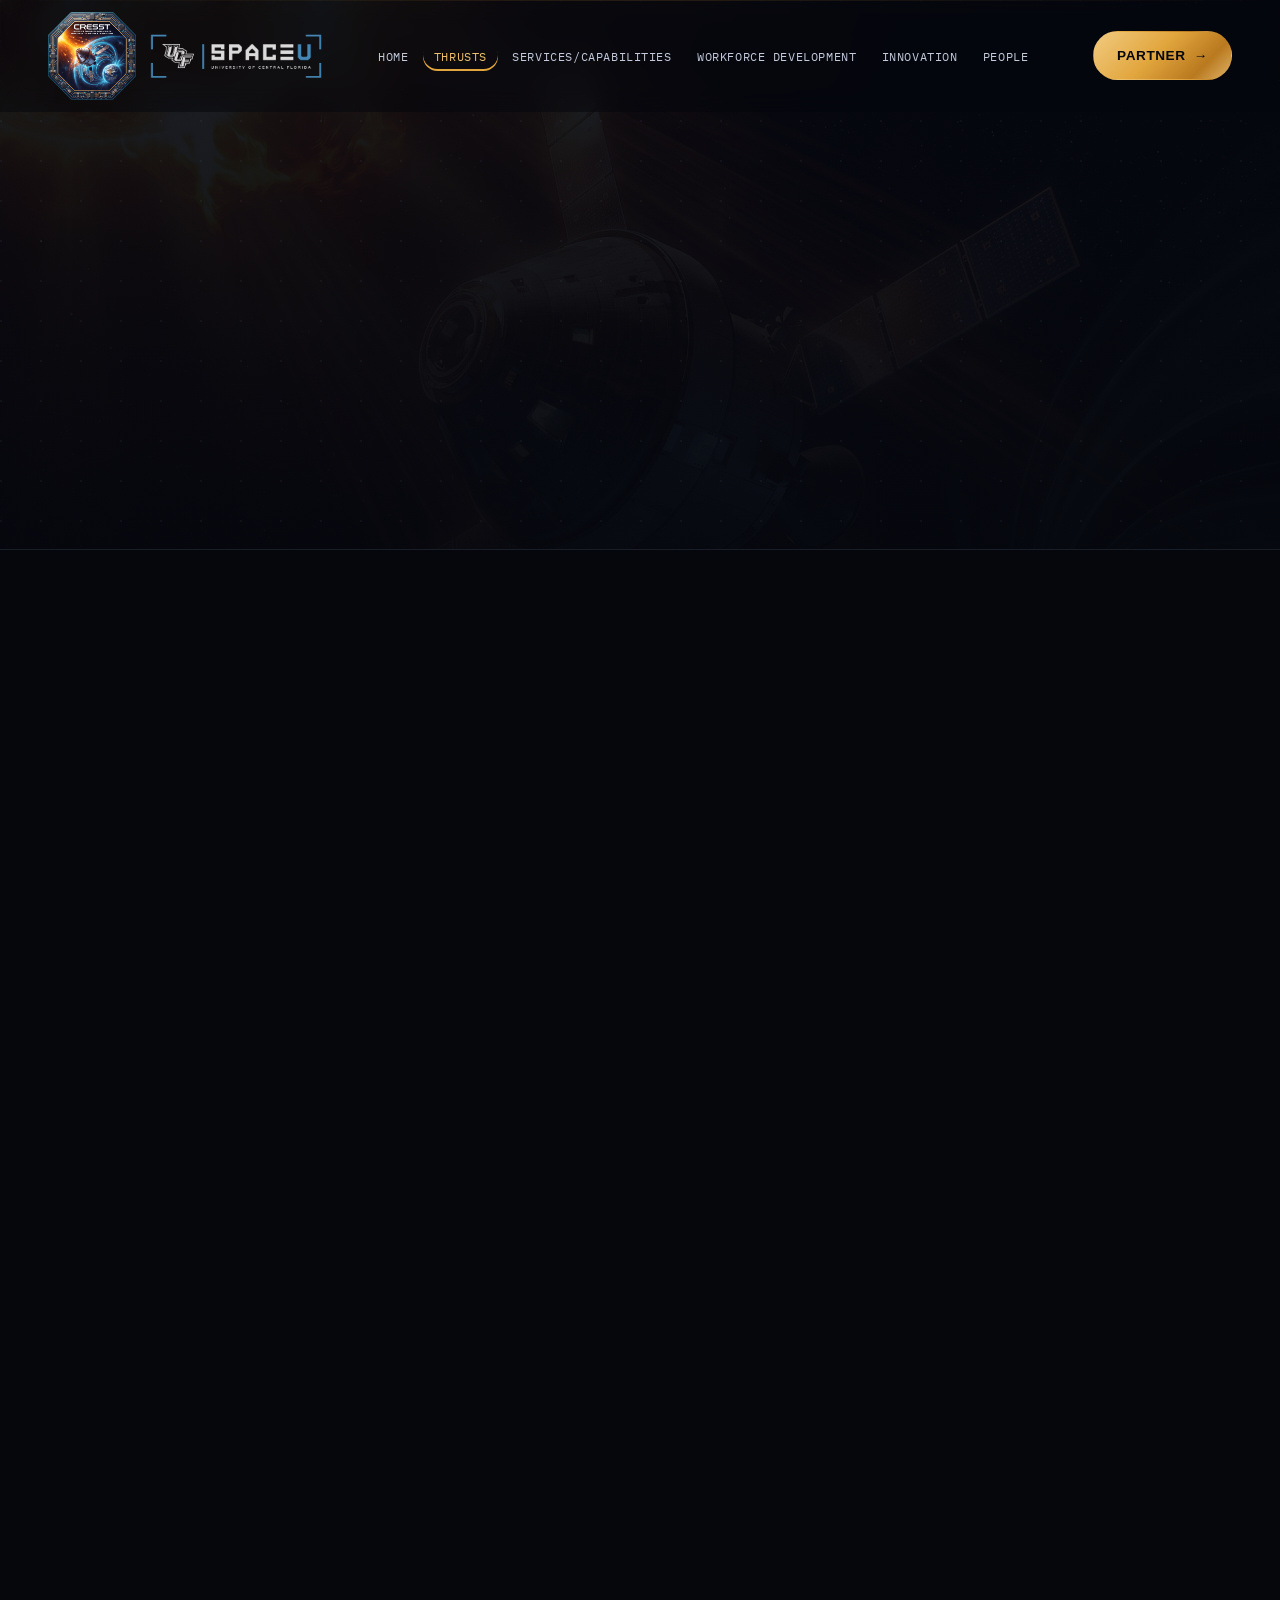
<file: investment.html>
<!DOCTYPE html>
<html lang="en">
<head>
<meta charset="UTF-8" />
<title>Moved — CRESST | UCF</title>
<meta http-equiv="refresh" content="0; url=thrusts.html" />
<link rel="canonical" href="thrusts.html" />
</head>
<body><p>This page has moved to <a href="thrusts.html">Center Thrusts</a>.</p></body>
</html>
</file>
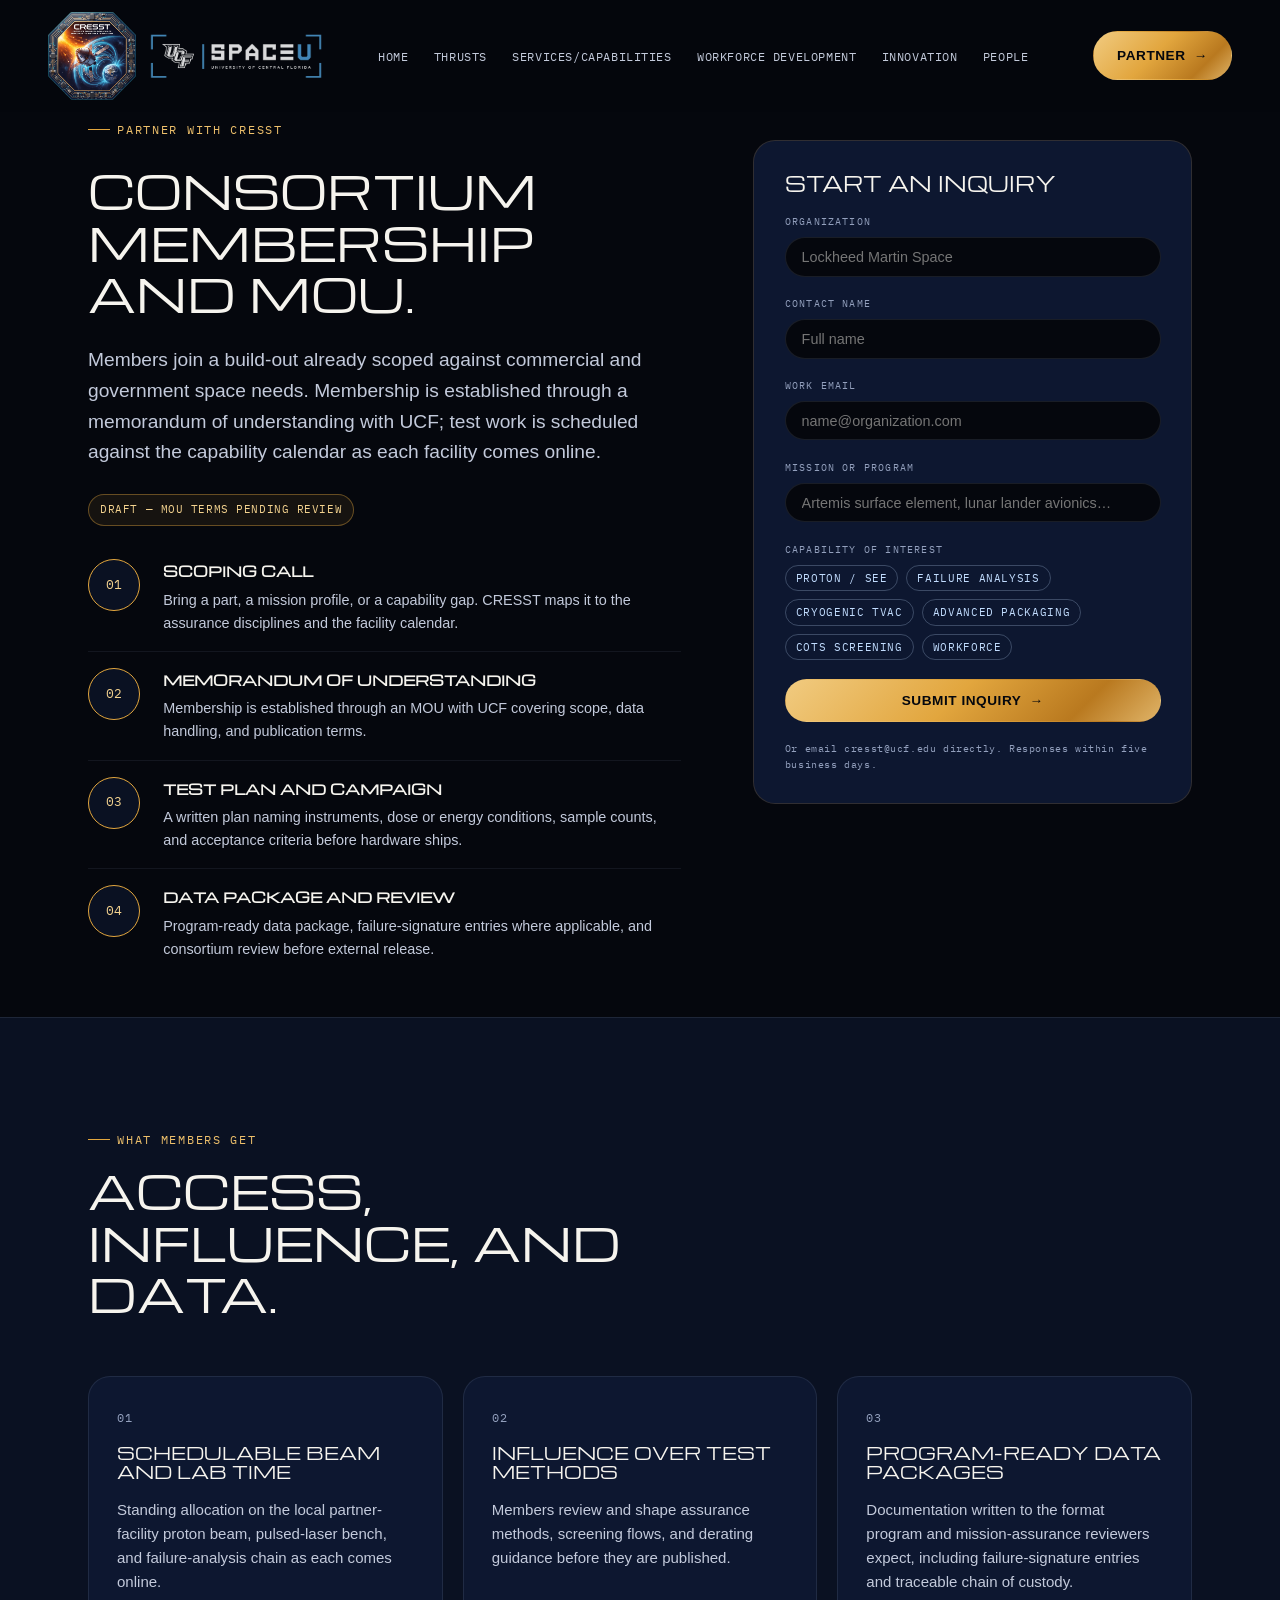
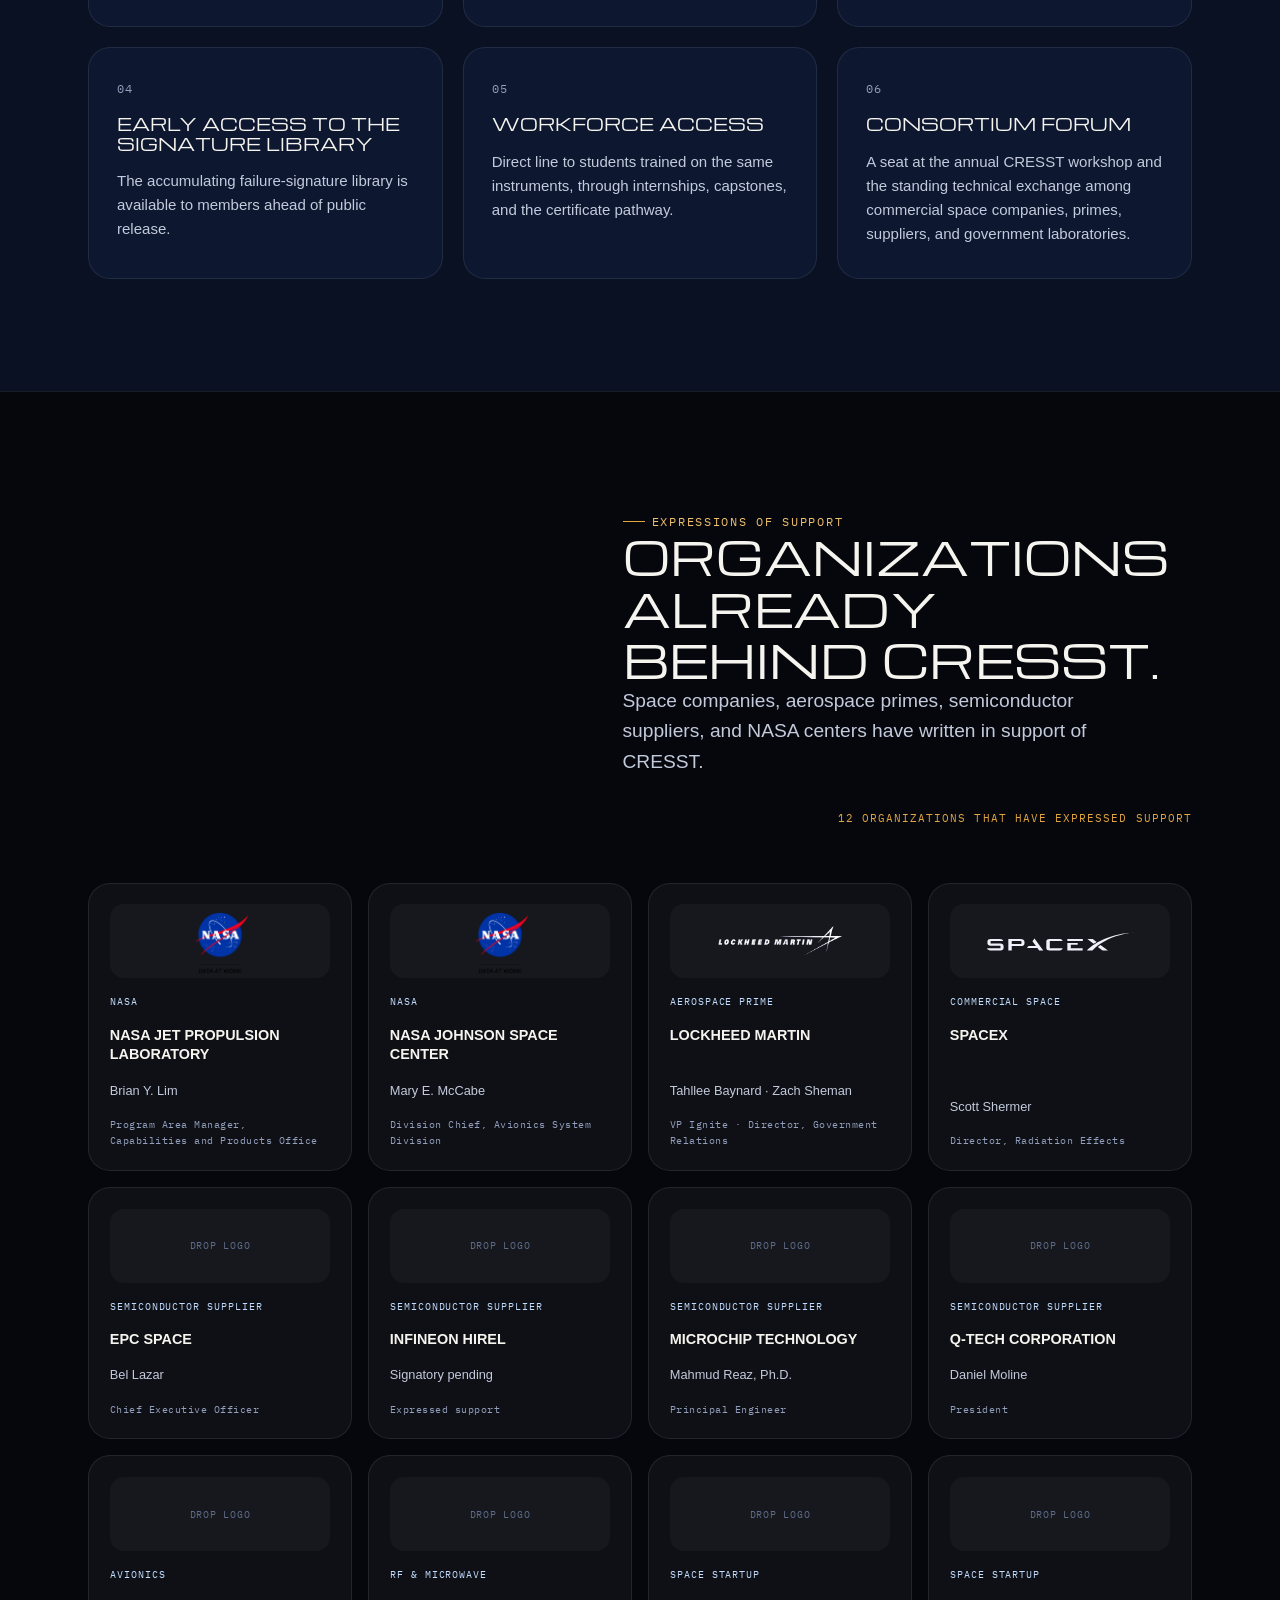
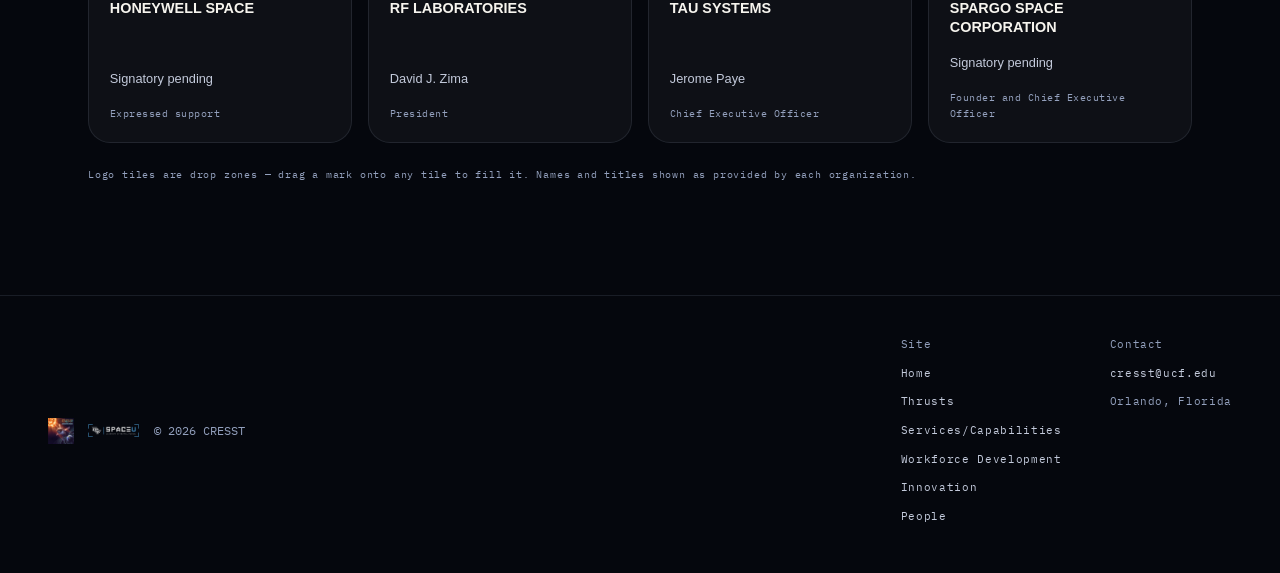
<file: partner.html>
<!DOCTYPE html>
<html lang="en">
<head>
<meta charset="UTF-8" />
<meta name="viewport" content="width=device-width, initial-scale=1.0" />
<title>Partner With CRESST — UCF</title>
<meta name="description" content="Consortium membership and MOU — join CRESST's build-out with schedulable beam and lab time, influence over test methods, and program-ready data packages." />
<link rel="icon" href="assets/img/cresst-favicon.png" />
<link rel="preconnect" href="https://fonts.googleapis.com" />
<link rel="preconnect" href="https://fonts.gstatic.com" crossorigin />
<link href="https://fonts.googleapis.com/css2?family=Michroma&family=IBM+Plex+Mono:wght@400;500;600&display=swap" rel="stylesheet" />
<link href="https://api.fontshare.com/v2/css?f[]=eudoxus-sans@400,500,600,700&display=swap" rel="stylesheet" />
<link rel="stylesheet" href="css/style.css" />
</head>
<body>

<nav class="nav" id="nav">
  <a href="index.html" class="nav-brand">
    <img class="nav-patch-logo" src="assets/img/cresst-patch-2026.png" alt="CRESST mission patch logo" />
    <img class="nav-wordmark" src="assets/img/spaceu-wordmark.png" alt="Space U" />
  </a>
  <ul class="nav-links">
    <li><a href="index.html">Home</a></li>
    <li><a href="thrusts.html">Thrusts</a></li>
    <li><a href="facilities.html">Services/Capabilities</a></li>
    <li><a href="education.html">Workforce Development</a></li>
    <li><a href="innovation.html">Innovation</a></li>
    <li><a href="people.html">People</a></li>
  </ul>
  <a href="partner.html" class="btn btn-primary nav-cta">Partner <span class="btn-arrow">&rarr;</span></a>
  <button class="nav-toggle" id="navToggle" aria-label="Open menu" aria-expanded="false">
    <svg width="18" height="14" viewBox="0 0 18 14" fill="none" xmlns="http://www.w3.org/2000/svg">
      <path d="M0 1H18" stroke="currentColor" stroke-width="1.5"/>
      <path d="M0 7H18" stroke="currentColor" stroke-width="1.5"/>
      <path d="M0 13H18" stroke="currentColor" stroke-width="1.5"/>
    </svg>
  </button>
</nav>

<div class="mobile-menu" id="mobileMenu">
  <a href="index.html">Home</a>
  <a href="thrusts.html">Thrusts</a>
  <a href="facilities.html">Services/Capabilities</a>
  <a href="education.html">Workforce Development</a>
  <a href="innovation.html">Innovation</a>
  <a href="people.html">People</a>
  <a href="partner.html">Partner With CRESST</a>
</div>

<header class="page-header">
  <div class="container" style="display:grid;grid-template-columns:1.15fr .85fr;gap:clamp(2.5rem,6vw,4.5rem);align-items:start;">
    <div class="reveal" style="display:flex;flex-direction:column;gap:1.6rem;">
      <p class="eyebrow">Partner With CRESST</p>
      <h1 style="font-size:var(--text-display-lg,clamp(1.8rem,3.6vw,2.8rem));">Consortium membership and MOU.</h1>
      <p class="lede" style="max-width:52ch;">Members join a build-out already scoped against commercial and government space needs. Membership is established through a memorandum of understanding with UCF; test work is scheduled against the capability calendar as each facility comes online.</p>
      <div><span class="chip-gold">Draft — MOU terms pending review</span></div>
      <div class="mou-steps">
        <div class="mou-step">
          <span class="node-circle sm">01</span>
          <div class="mou-step-body">
            <strong class="mou-step-title">Scoping call</strong>
            <span class="mou-step-desc">Bring a part, a mission profile, or a capability gap. CRESST maps it to the assurance disciplines and the facility calendar.</span>
          </div>
        </div>
        <div class="mou-step">
          <span class="node-circle sm">02</span>
          <div class="mou-step-body">
            <strong class="mou-step-title">Memorandum of understanding</strong>
            <span class="mou-step-desc">Membership is established through an MOU with UCF covering scope, data handling, and publication terms.</span>
          </div>
        </div>
        <div class="mou-step">
          <span class="node-circle sm">03</span>
          <div class="mou-step-body">
            <strong class="mou-step-title">Test plan and campaign</strong>
            <span class="mou-step-desc">A written plan naming instruments, dose or energy conditions, sample counts, and acceptance criteria before hardware ships.</span>
          </div>
        </div>
        <div class="mou-step">
          <span class="node-circle sm">04</span>
          <div class="mou-step-body">
            <strong class="mou-step-title">Data package and review</strong>
            <span class="mou-step-desc">Program-ready data package, failure-signature entries where applicable, and consortium review before external release.</span>
          </div>
        </div>
      </div>
    </div>

    <form class="inquiry-card reveal" id="inquiryForm">
      <h3>Start an inquiry</h3>
      <label class="field">
        <span class="field-label">Organization</span>
        <input type="text" name="organization" placeholder="Lockheed Martin Space" required />
      </label>
      <label class="field">
        <span class="field-label">Contact name</span>
        <input type="text" name="contact" placeholder="Full name" required />
      </label>
      <label class="field">
        <span class="field-label">Work email</span>
        <input type="email" name="email" placeholder="name@organization.com" required />
      </label>
      <label class="field">
        <span class="field-label">Mission or program</span>
        <input type="text" name="mission" placeholder="Artemis surface element, lunar lander avionics…" />
      </label>
      <div class="field">
        <span class="field-label">Capability of interest</span>
        <div class="chip-row" id="interestChips">
          <button type="button" class="chip-toggle">Proton / SEE</button>
          <button type="button" class="chip-toggle">Failure analysis</button>
          <button type="button" class="chip-toggle">Cryogenic TVAC</button>
          <button type="button" class="chip-toggle">Advanced packaging</button>
          <button type="button" class="chip-toggle">COTS screening</button>
          <button type="button" class="chip-toggle">Workforce</button>
        </div>
      </div>
      <button type="submit" class="btn btn-primary btn-block">Submit Inquiry <span class="btn-arrow">&rarr;</span></button>
      <p class="field-note">Or email cresst@ucf.edu directly. Responses within five business days.</p>
    </form>
  </div>
</header>

<section class="section reveal" style="background:var(--navy-900);">
  <div class="container">
    <div class="section-head">
      <p class="eyebrow">What Members Get</p>
      <h2>Access, influence, and data.</h2>
    </div>
    <div class="focus-grid">
      <article class="focus-card">
        <span class="focus-index">01</span>
        <h3>Schedulable beam and lab time</h3>
        <p>Standing allocation on the local partner-facility proton beam, pulsed-laser bench, and failure-analysis chain as each comes online.</p>
      </article>
      <article class="focus-card">
        <span class="focus-index">02</span>
        <h3>Influence over test methods</h3>
        <p>Members review and shape assurance methods, screening flows, and derating guidance before they are published.</p>
      </article>
      <article class="focus-card">
        <span class="focus-index">03</span>
        <h3>Program-ready data packages</h3>
        <p>Documentation written to the format program and mission-assurance reviewers expect, including failure-signature entries and traceable chain of custody.</p>
      </article>
      <article class="focus-card">
        <span class="focus-index">04</span>
        <h3>Early access to the signature library</h3>
        <p>The accumulating failure-signature library is available to members ahead of public release.</p>
      </article>
      <article class="focus-card">
        <span class="focus-index">05</span>
        <h3>Workforce access</h3>
        <p>Direct line to students trained on the same instruments, through internships, capstones, and the certificate pathway.</p>
      </article>
      <article class="focus-card">
        <span class="focus-index">06</span>
        <h3>Consortium forum</h3>
        <p>A seat at the annual CRESST workshop and the standing technical exchange among commercial space companies, primes, suppliers, and government laboratories.</p>
      </article>
    </div>
  </div>
</section>

<section class="section reveal">
  <div class="container">
    <div class="section-head" style="display:flex;justify-content:space-between;align-items:flex-end;gap:2rem;flex-wrap:wrap;max-width:none;">
      <div style="max-width:64ch;">
        <p class="eyebrow">Expressions Of Support</p>
        <h2>Organizations already behind CRESST.</h2>
        <p class="lede">Space companies, aerospace primes, semiconductor suppliers, and NASA centers have written in support of CRESST.</p>
      </div>
      <span style="font-family:var(--font-mono);font-size:.66rem;letter-spacing:.1em;text-transform:uppercase;color:var(--gold-500);">12 organizations that have expressed support</span>
    </div>
    <div class="support-grid">
      <div class="support-tile">
        <div class="support-logo"><img src="assets/img/partners/nasa.webp" alt="NASA" /></div>
        <span class="support-tag">NASA</span>
        <h3 class="support-org">NASA Jet Propulsion Laboratory</h3>
        <p class="support-signer">Brian Y. Lim</p>
        <p class="support-title">Program Area Manager, Capabilities and Products Office</p>
      </div>
      <div class="support-tile">
        <div class="support-logo"><img src="assets/img/partners/nasa.webp" alt="NASA" /></div>
        <span class="support-tag">NASA</span>
        <h3 class="support-org">NASA Johnson Space Center</h3>
        <p class="support-signer">Mary E. McCabe</p>
        <p class="support-title">Division Chief, Avionics System Division</p>
      </div>
      <div class="support-tile">
        <div class="support-logo"><img src="assets/img/partners/lockheed-martin.png" alt="Lockheed Martin" /></div>
        <span class="support-tag">Aerospace prime</span>
        <h3 class="support-org">Lockheed Martin</h3>
        <p class="support-signer">Tahllee Baynard &middot; Zach Sheman</p>
        <p class="support-title">VP Ignite &middot; Director, Government Relations</p>
      </div>
      <div class="support-tile">
        <div class="support-logo"><img src="assets/img/partners/spacex.svg" alt="SpaceX" /></div>
        <span class="support-tag">Commercial space</span>
        <h3 class="support-org">SpaceX</h3>
        <p class="support-signer">Scott Shermer</p>
        <p class="support-title">Director, Radiation Effects</p>
      </div>
      <div class="support-tile">
        <div class="support-logo"><span class="placeholder">Drop logo</span></div>
        <span class="support-tag">Semiconductor supplier</span>
        <h3 class="support-org">EPC Space</h3>
        <p class="support-signer">Bel Lazar</p>
        <p class="support-title">Chief Executive Officer</p>
      </div>
      <div class="support-tile">
        <div class="support-logo"><span class="placeholder">Drop logo</span></div>
        <span class="support-tag">Semiconductor supplier</span>
        <h3 class="support-org">Infineon HiRel</h3>
        <p class="support-signer">Signatory pending</p>
        <p class="support-title">Expressed support</p>
      </div>
      <div class="support-tile">
        <div class="support-logo"><span class="placeholder">Drop logo</span></div>
        <span class="support-tag">Semiconductor supplier</span>
        <h3 class="support-org">Microchip Technology</h3>
        <p class="support-signer">Mahmud Reaz, Ph.D.</p>
        <p class="support-title">Principal Engineer</p>
      </div>
      <div class="support-tile">
        <div class="support-logo"><span class="placeholder">Drop logo</span></div>
        <span class="support-tag">Semiconductor supplier</span>
        <h3 class="support-org">Q-Tech Corporation</h3>
        <p class="support-signer">Daniel Moline</p>
        <p class="support-title">President</p>
      </div>
      <div class="support-tile">
        <div class="support-logo"><span class="placeholder">Drop logo</span></div>
        <span class="support-tag">Avionics</span>
        <h3 class="support-org">Honeywell Space</h3>
        <p class="support-signer">Signatory pending</p>
        <p class="support-title">Expressed support</p>
      </div>
      <div class="support-tile">
        <div class="support-logo"><span class="placeholder">Drop logo</span></div>
        <span class="support-tag">RF &amp; microwave</span>
        <h3 class="support-org">RF Laboratories</h3>
        <p class="support-signer">David J. Zima</p>
        <p class="support-title">President</p>
      </div>
      <div class="support-tile">
        <div class="support-logo"><span class="placeholder">Drop logo</span></div>
        <span class="support-tag">Space startup</span>
        <h3 class="support-org">TAU Systems</h3>
        <p class="support-signer">Jerome Paye</p>
        <p class="support-title">Chief Executive Officer</p>
      </div>
      <div class="support-tile">
        <div class="support-logo"><span class="placeholder">Drop logo</span></div>
        <span class="support-tag">Space startup</span>
        <h3 class="support-org">Spargo Space Corporation</h3>
        <p class="support-signer">Signatory pending</p>
        <p class="support-title">Founder and Chief Executive Officer</p>
      </div>
    </div>
    <p class="support-note">Logo tiles are drop zones — drag a mark onto any tile to fill it. Names and titles shown as provided by each organization.</p>
  </div>
</section>

<footer>
  <div class="footer-inner">
    <div class="footer-brand">
      <img class="footer-logo" src="assets/img/cresst-favicon.png" alt="CRESST logo" />
      <img class="footer-wordmark" src="assets/img/spaceu-wordmark.png" alt="Space U" />
      <span>&copy; 2026 CRESST</span>
    </div>
    <div class="footer-cols">
      <div class="footer-col">
        <span class="footer-col-label">Site</span>
        <a href="index.html">Home</a>
        <a href="thrusts.html">Thrusts</a>
        <a href="facilities.html">Services/Capabilities</a>
        <a href="education.html">Workforce Development</a>
        <a href="innovation.html">Innovation</a>
        <a href="people.html">People</a>
      </div>
      <div class="footer-col">
        <span class="footer-col-label">Contact</span>
        <a href="mailto:cresst@ucf.edu">cresst@ucf.edu</a>
        <span>Orlando, Florida</span>
      </div>
    </div>
  </div>
</footer>

<script src="js/script.js"></script>
<script src="js/partner.js"></script>
</body>
</html>
</file>
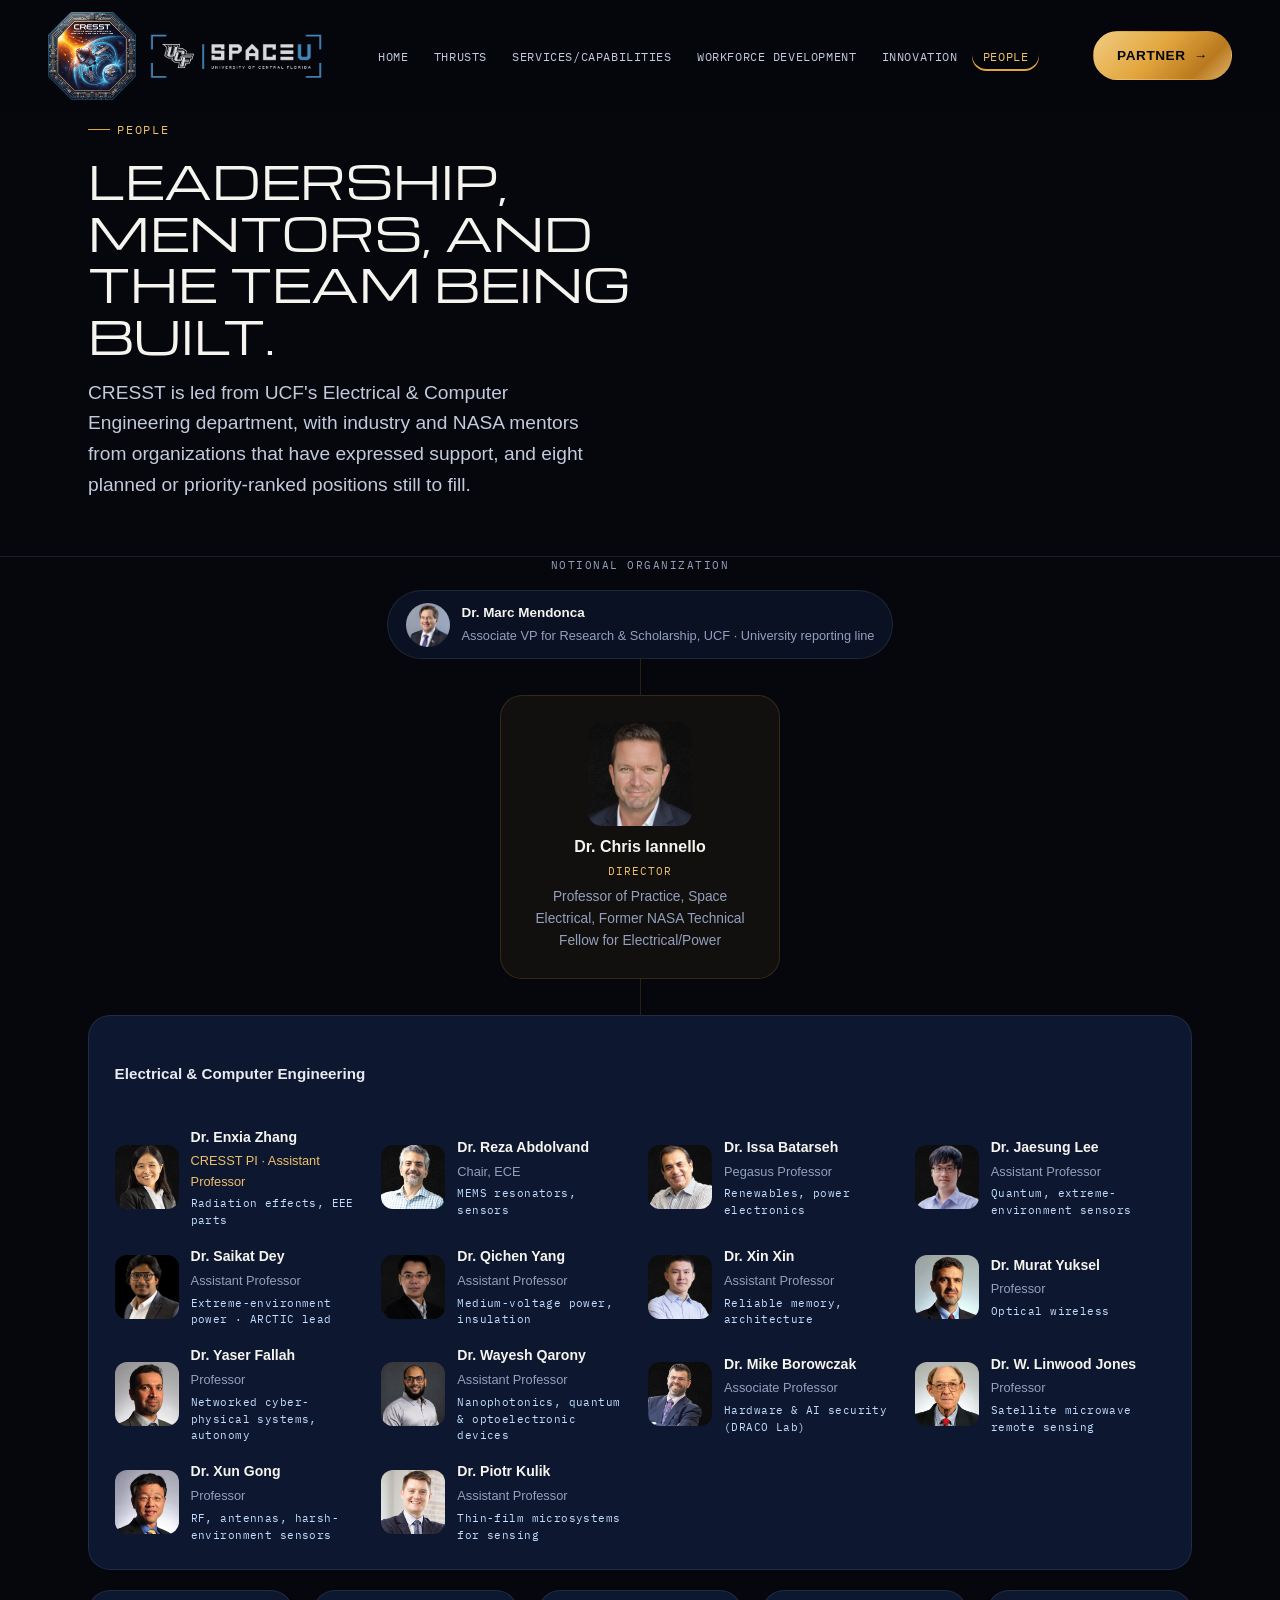
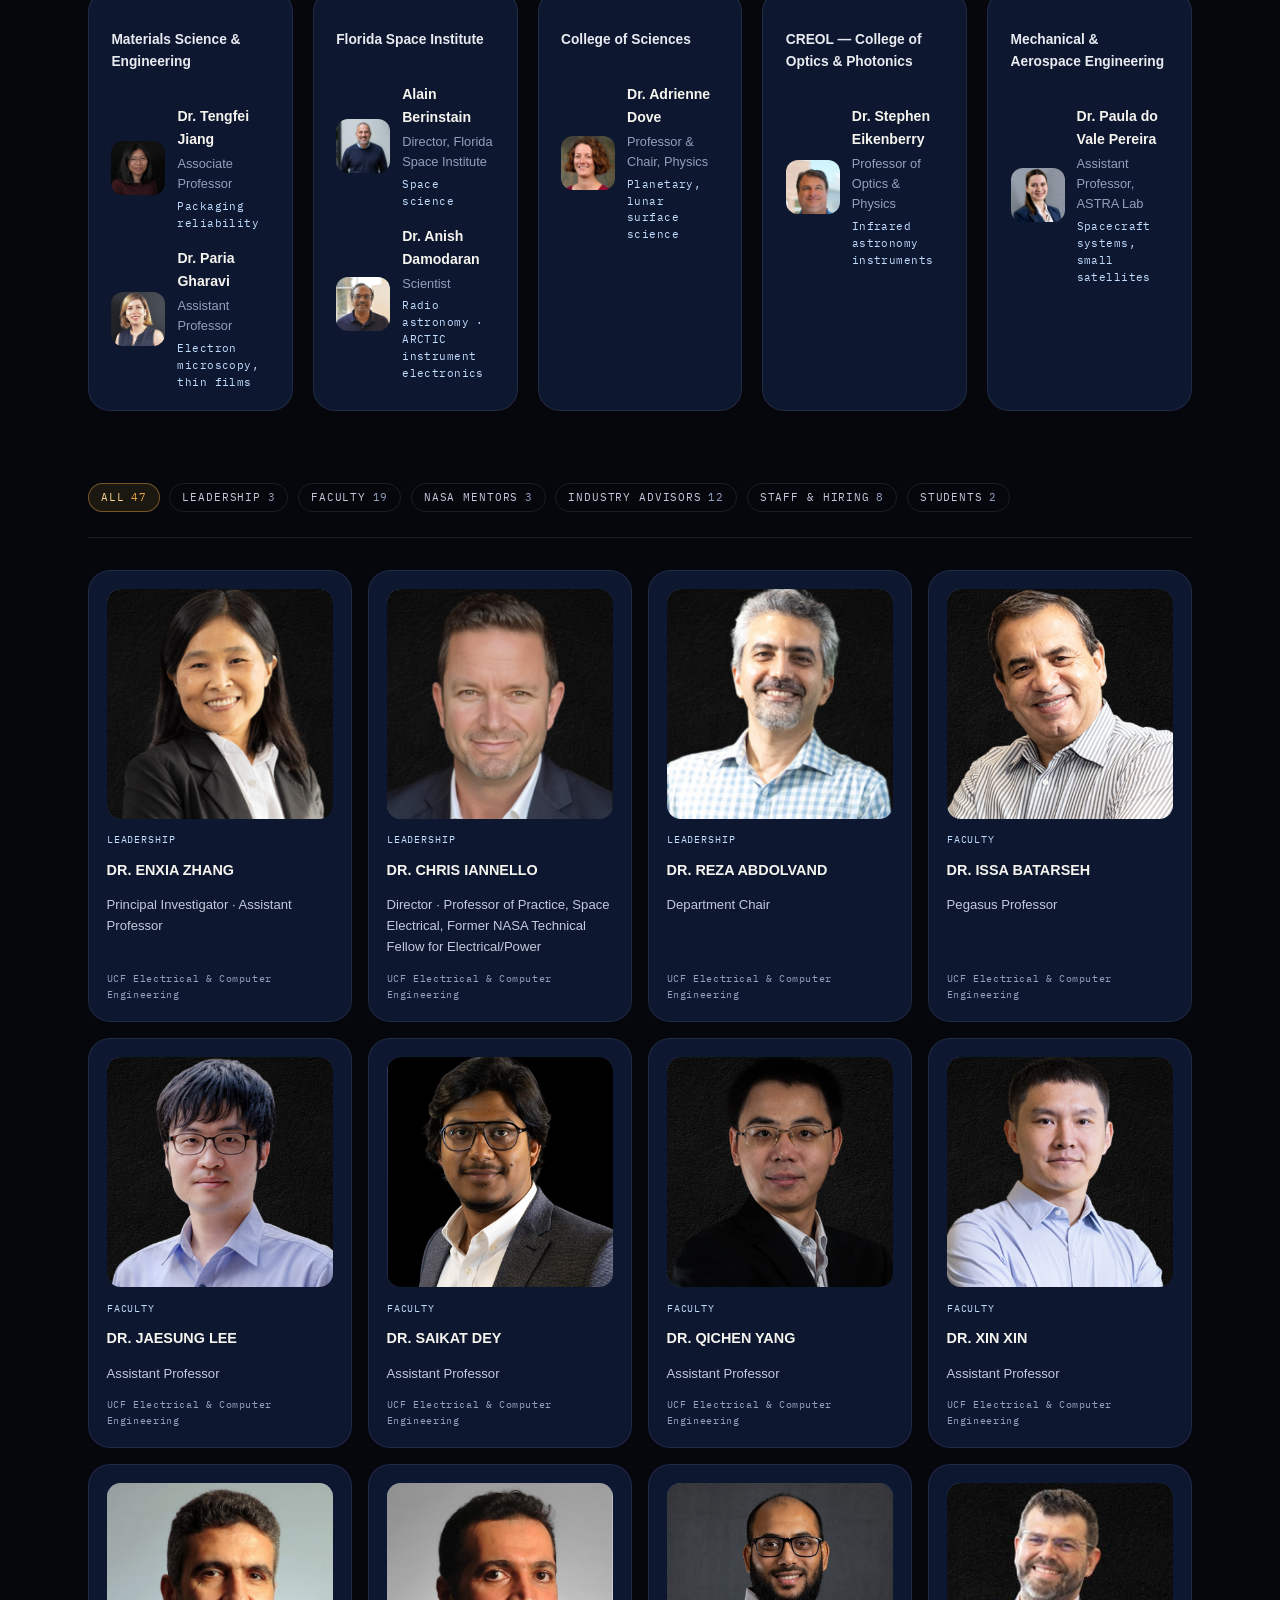
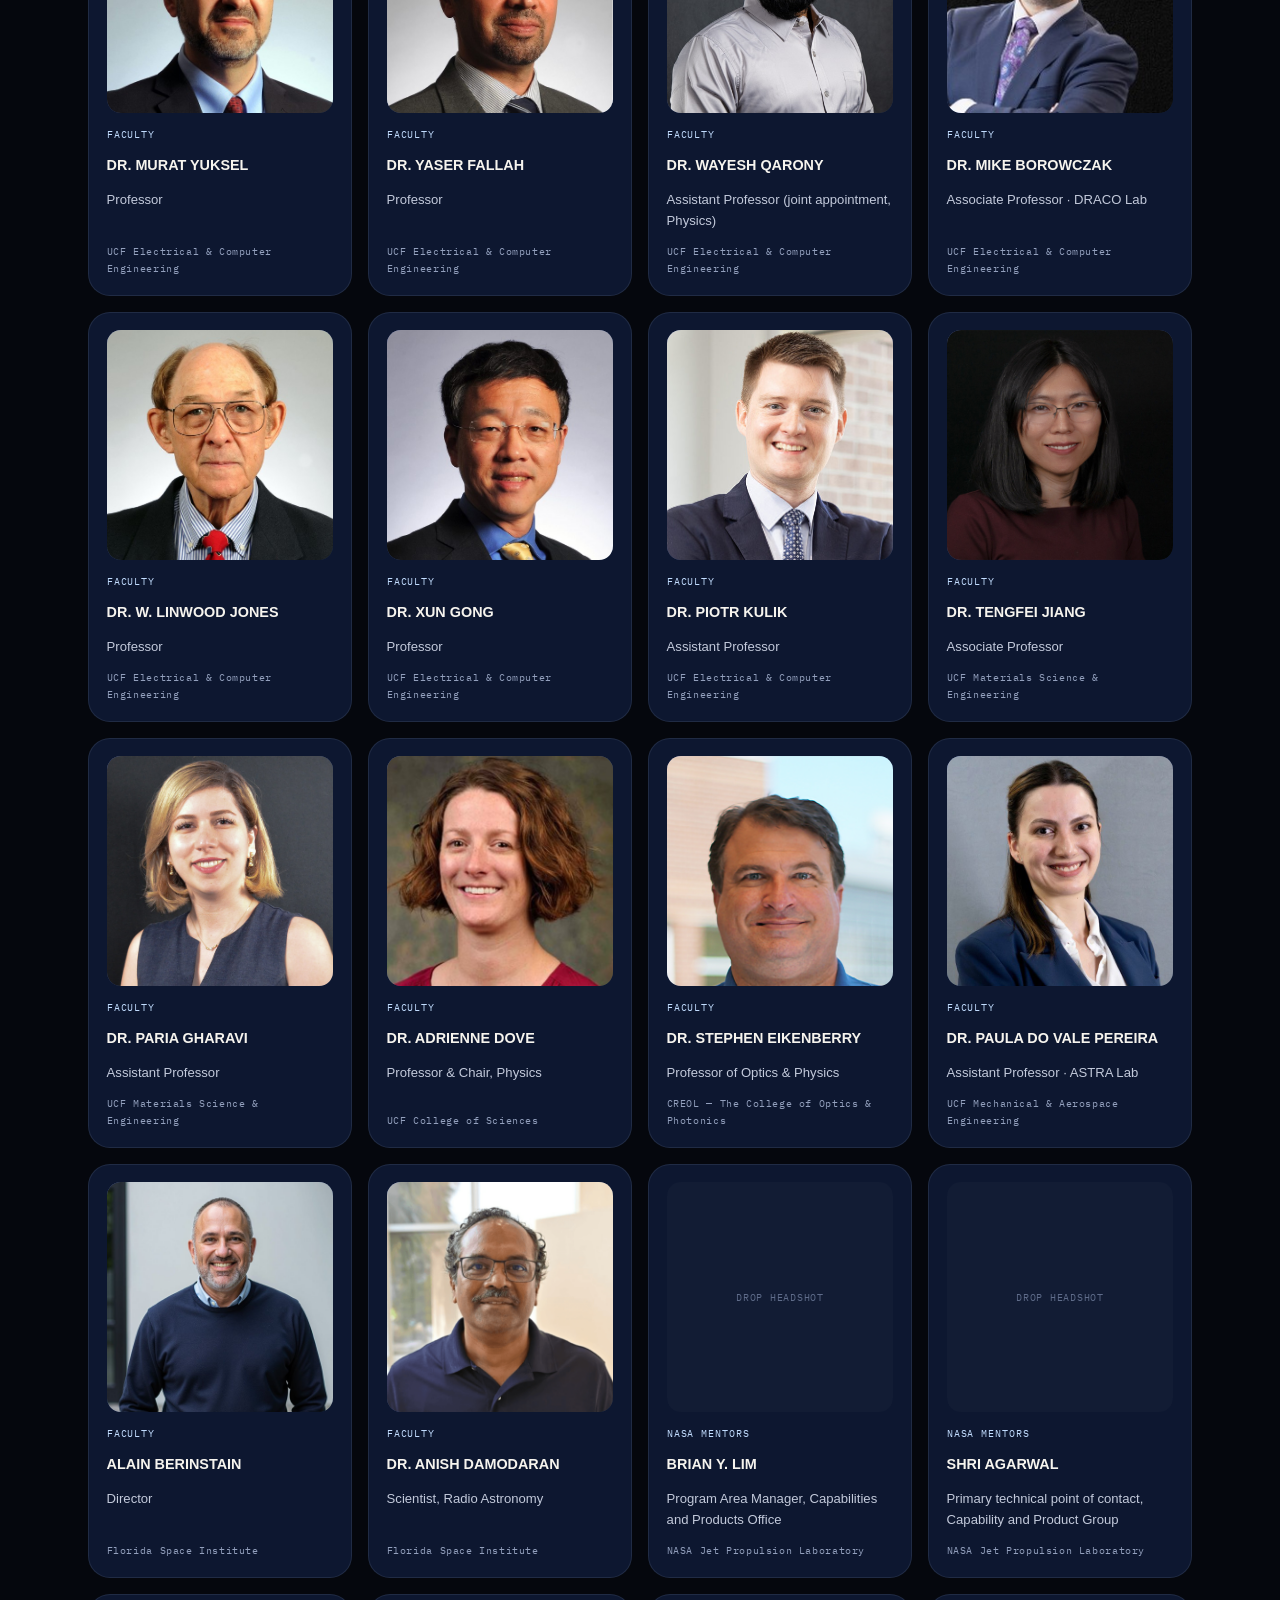
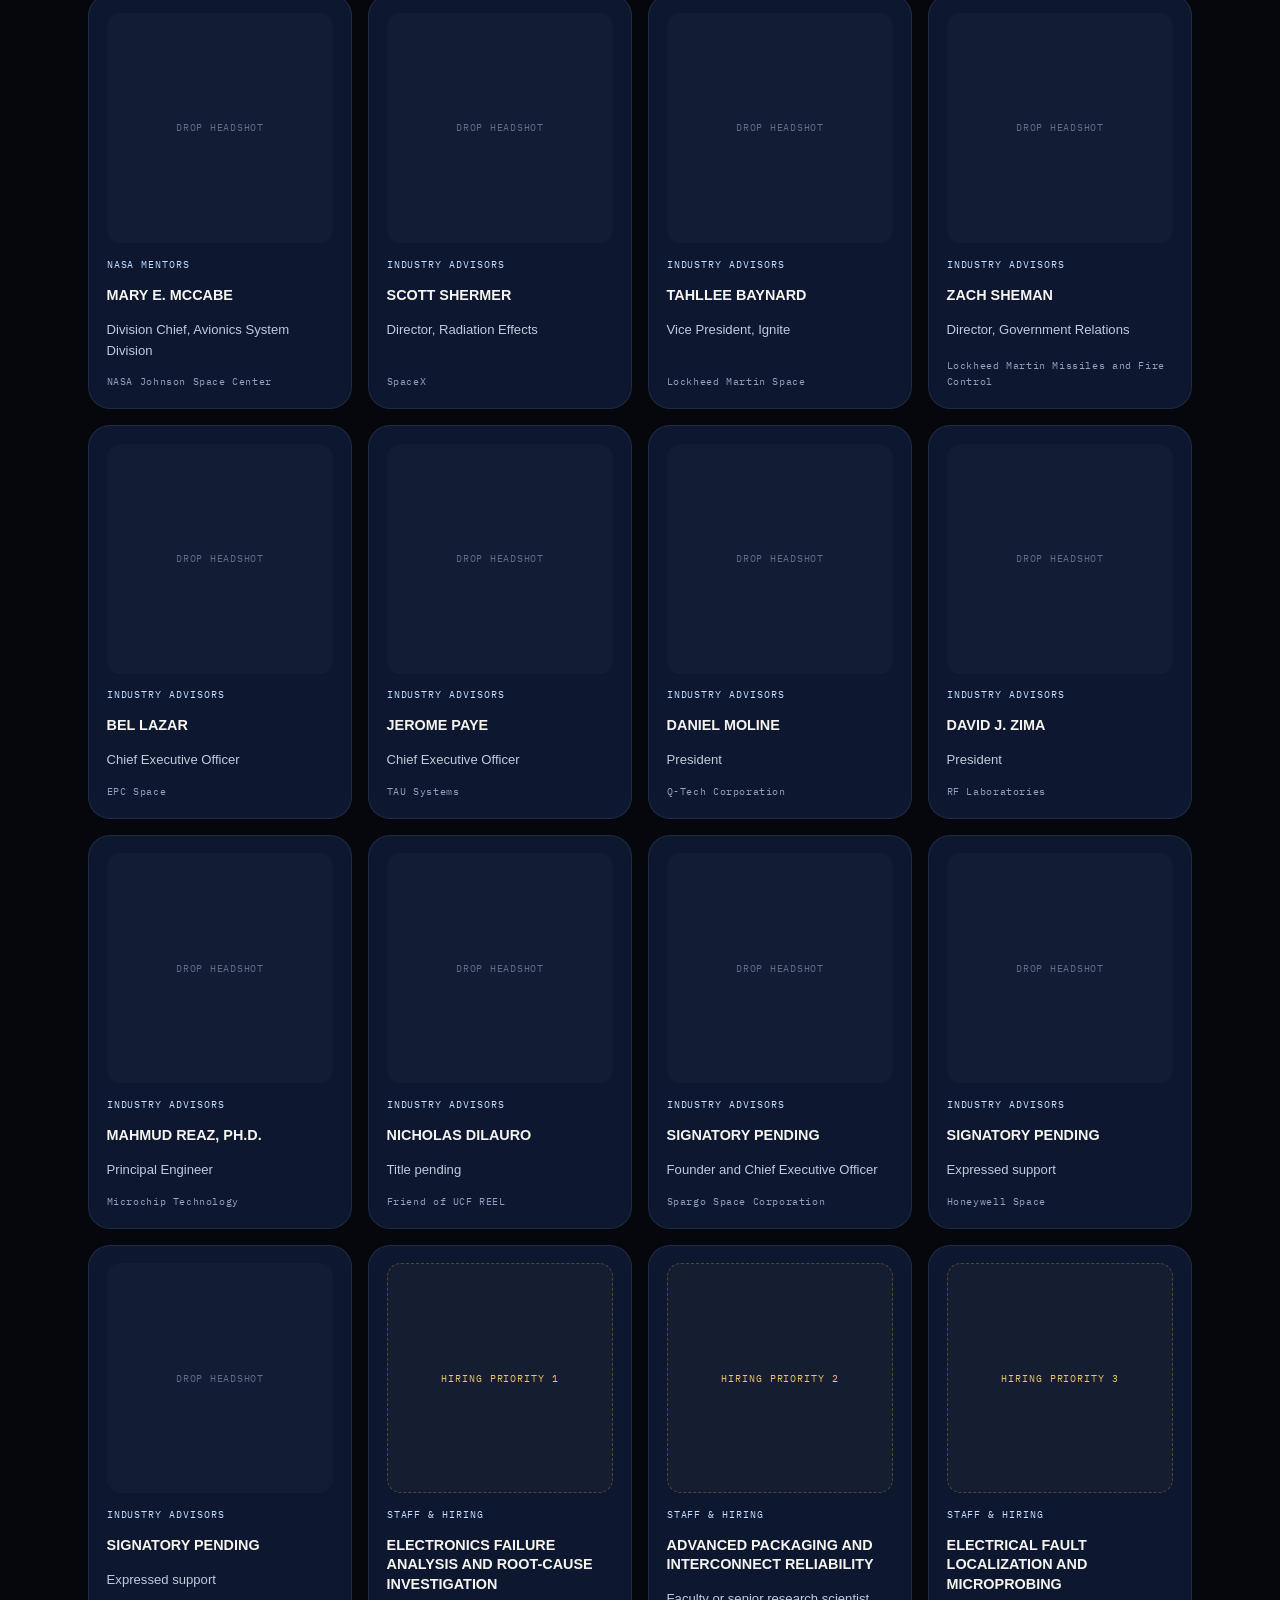
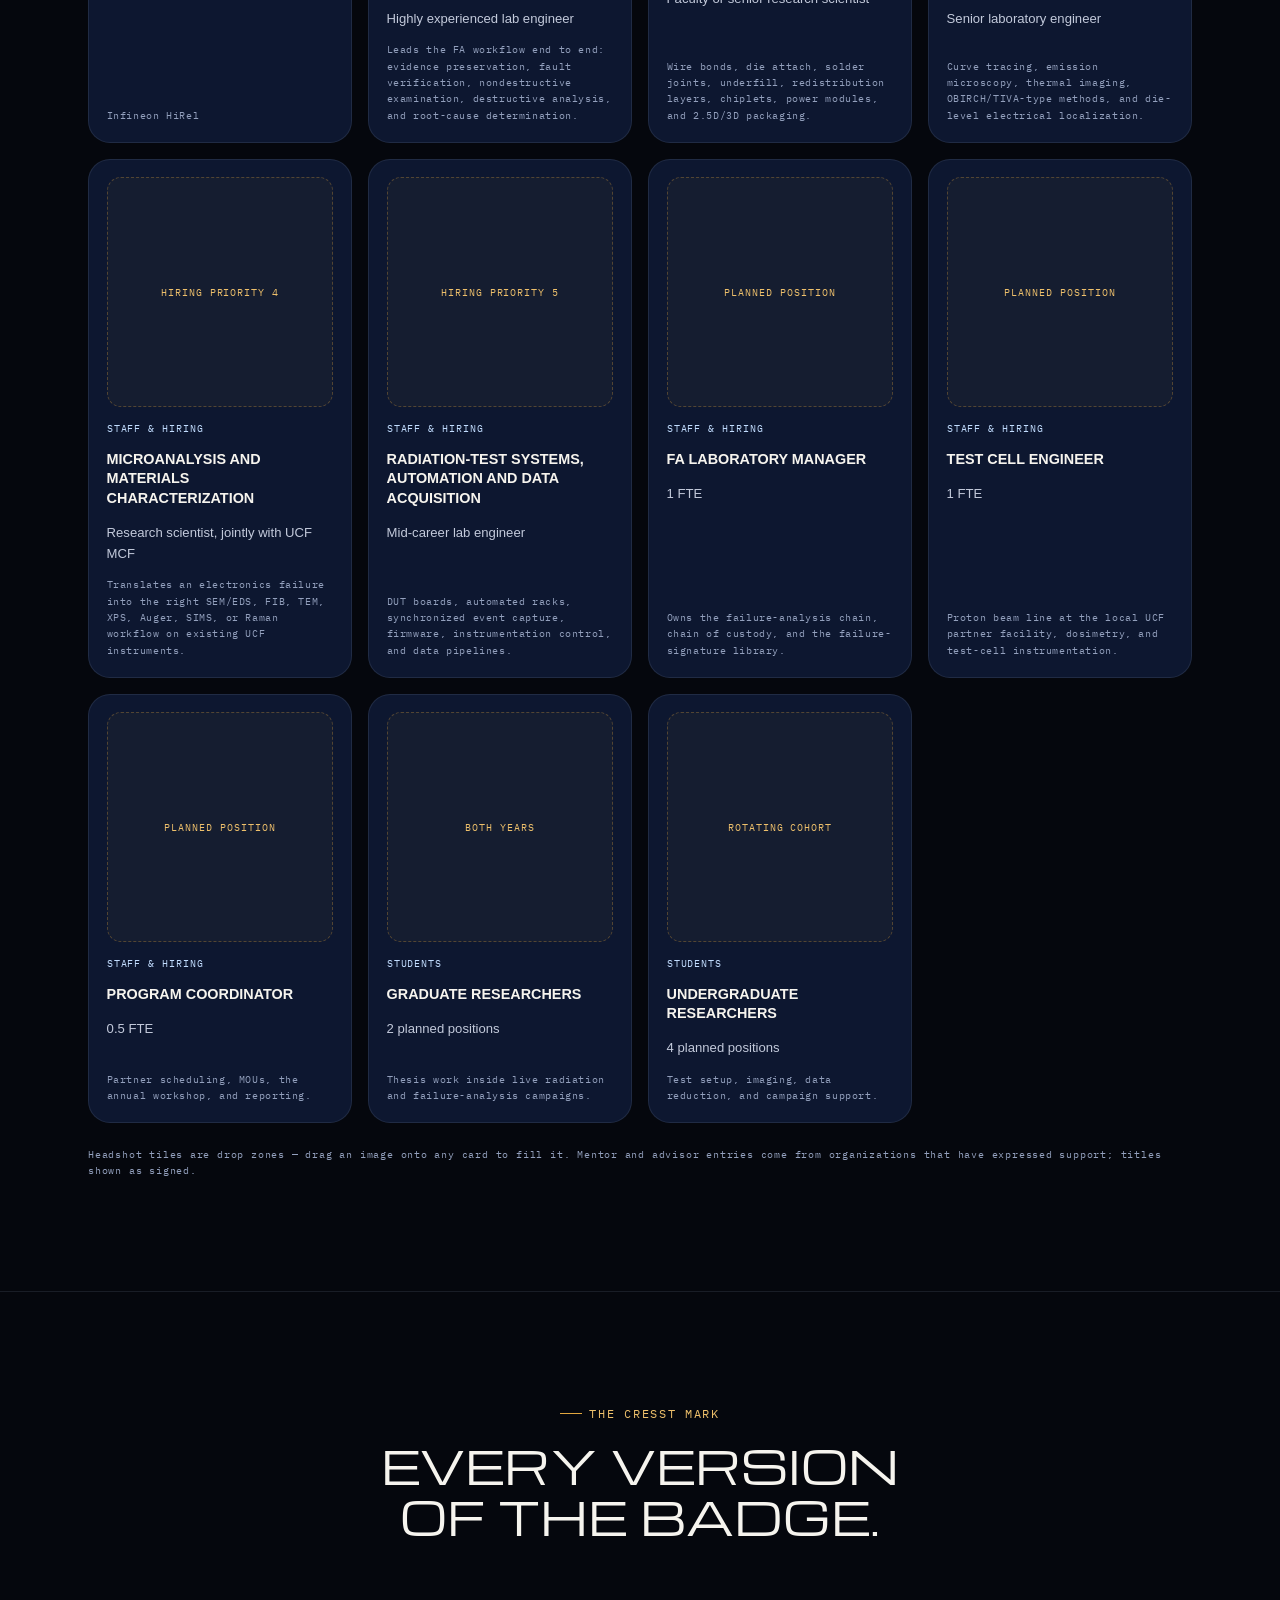
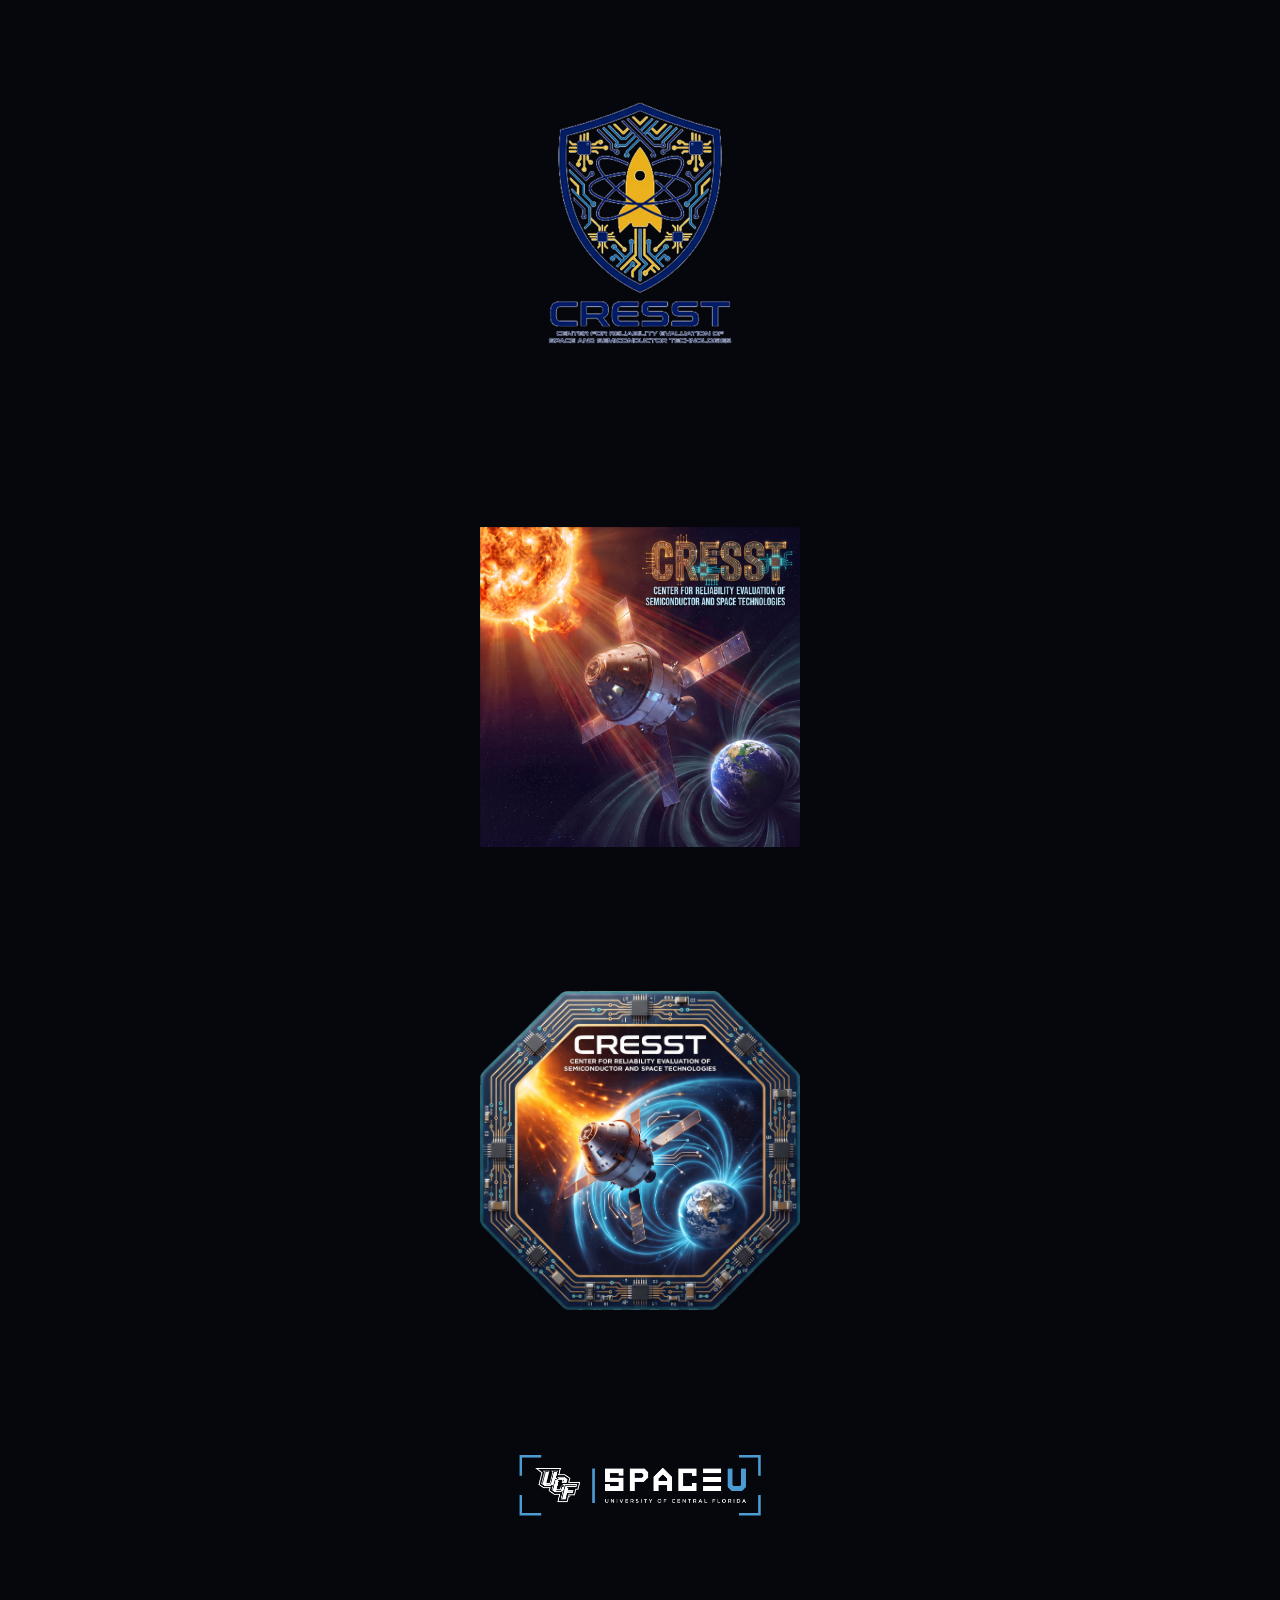
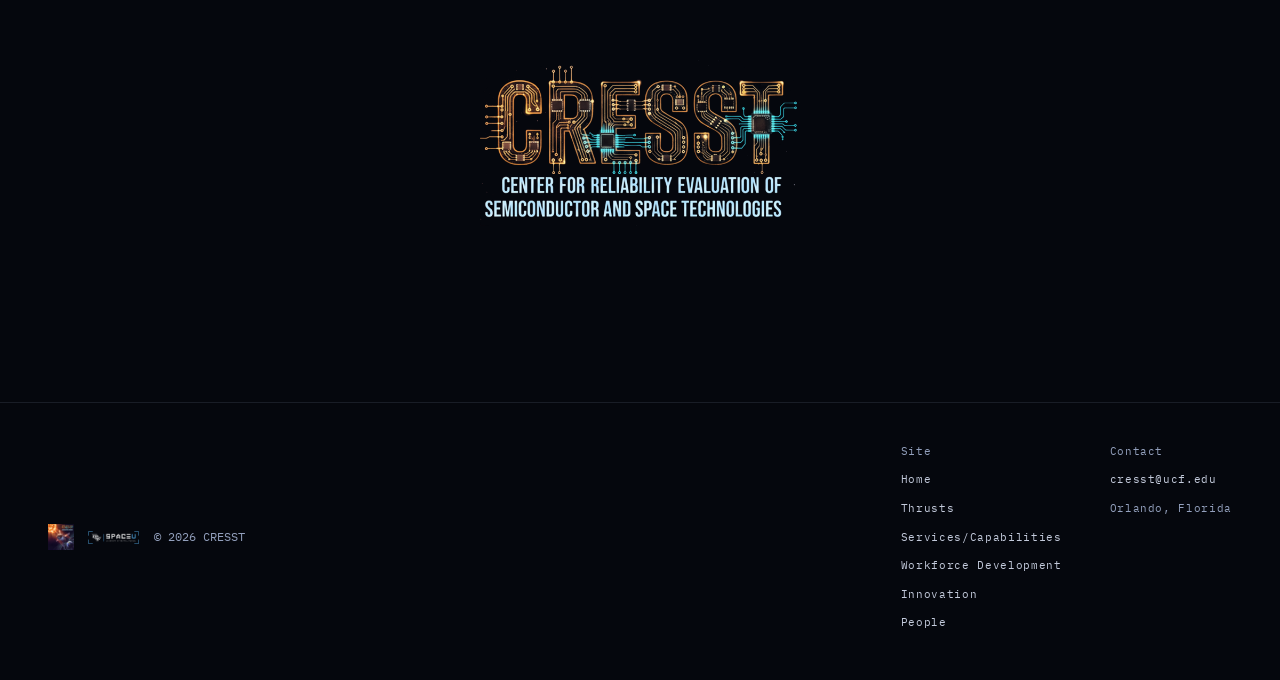
<file: people.html>
<!DOCTYPE html>
<html lang="en">
<head>
<meta charset="UTF-8" />
<meta name="viewport" content="width=device-width, initial-scale=1.0" />
<title>People — CRESST | UCF</title>
<meta name="description" content="Leadership, mentors, and the team being built — CRESST's people, from UCF's Electrical & Computer Engineering department to NASA and industry mentors and open positions." />
<link rel="icon" href="assets/img/cresst-favicon.png" />
<link rel="preconnect" href="https://fonts.googleapis.com" />
<link rel="preconnect" href="https://fonts.gstatic.com" crossorigin />
<link href="https://fonts.googleapis.com/css2?family=Michroma&family=IBM+Plex+Mono:wght@400;500;600&display=swap" rel="stylesheet" />
<link href="https://api.fontshare.com/v2/css?f[]=eudoxus-sans@400,500,600,700&display=swap" rel="stylesheet" />
<link rel="stylesheet" href="css/style.css" />
</head>
<body>

<nav class="nav" id="nav">
  <a href="index.html" class="nav-brand">
    <img class="nav-patch-logo" src="assets/img/cresst-patch-2026.png" alt="CRESST mission patch logo" />
    <img class="nav-wordmark" src="assets/img/spaceu-wordmark.png" alt="Space U" />
  </a>
  <ul class="nav-links">
    <li><a href="index.html">Home</a></li>
    <li><a href="thrusts.html">Thrusts</a></li>
    <li><a href="facilities.html">Services/Capabilities</a></li>
    <li><a href="education.html">Workforce Development</a></li>
    <li><a href="innovation.html">Innovation</a></li>
    <li><a href="people.html" class="active">People</a></li>
  </ul>
  <a href="partner.html" class="btn btn-primary nav-cta">Partner <span class="btn-arrow">&rarr;</span></a>
  <button class="nav-toggle" id="navToggle" aria-label="Open menu" aria-expanded="false">
    <svg width="18" height="14" viewBox="0 0 18 14" fill="none" xmlns="http://www.w3.org/2000/svg">
      <path d="M0 1H18" stroke="currentColor" stroke-width="1.5"/>
      <path d="M0 7H18" stroke="currentColor" stroke-width="1.5"/>
      <path d="M0 13H18" stroke="currentColor" stroke-width="1.5"/>
    </svg>
  </button>
</nav>

<div class="mobile-menu" id="mobileMenu">
  <a href="index.html">Home</a>
  <a href="thrusts.html">Thrusts</a>
  <a href="facilities.html">Services/Capabilities</a>
  <a href="education.html">Workforce Development</a>
  <a href="innovation.html">Innovation</a>
  <a href="people.html">People</a>
  <a href="partner.html">Partner With CRESST</a>
</div>

<header class="page-header">
  <div class="container">
    <div class="section-head reveal" style="margin-bottom:0;">
      <p class="eyebrow">People</p>
      <h1 style="font-size:var(--text-display-lg,clamp(1.8rem,3.6vw,2.8rem));">Leadership, mentors, and the team being built.</h1>
      <p class="lede">CRESST is led from UCF's Electrical &amp; Computer Engineering department, with industry and NASA mentors from organizations that have expressed support, and eight planned or priority-ranked positions still to fill.</p>
    </div>
  </div>
</header>

<section class="section" style="padding-top:0;">
  <div class="container">
    <div class="org-chart reveal">
      <p class="org-chart-label">Notional organization</p>
      <div class="org-report-card">
        <img src="assets/img/marc-mendonca.png" alt="Dr. Marc Mendonca" />
        <div><h5>Dr. Marc Mendonca</h5><p class="org-role">Associate VP for Research &amp; Scholarship, UCF &middot; University reporting line</p></div>
      </div>
      <div class="org-connector"></div>
      <div class="org-head-card">
        <img class="org-head-photo" src="assets/img/christopher-iannello.png" alt="Dr. Chris Iannello" />
        <h3 class="org-head-name">Dr. Chris Iannello</h3>
        <p class="org-head-title">Director</p>
        <p class="org-head-sub">Professor of Practice, Space Electrical, Former NASA Technical Fellow for Electrical/Power</p>
      </div>
      <div class="org-connector"></div>
        <div class="org-dept-card wide">
          <h4 class="org-dept-name">Electrical &amp; Computer Engineering</h4>
          <div class="org-dept-members">
            <div class="org-member">
              <img src="assets/img/enxia-zhang.png" alt="Dr. Enxia Zhang" />
              <div><h5>Dr. Enxia Zhang</h5><p class="org-role pi">CRESST PI &middot; Assistant Professor</p><p class="org-focus">Radiation effects, EEE parts</p></div>
            </div>
            <div class="org-member">
              <img src="assets/img/reza-abdolvand-directory.png" alt="Dr. Reza Abdolvand" />
              <div><h5>Dr. Reza Abdolvand</h5><p class="org-role">Chair, ECE</p><p class="org-focus">MEMS resonators, sensors</p></div>
            </div>
            <div class="org-member">
              <img src="assets/img/issa-batarseh.png" alt="Dr. Issa Batarseh" />
              <div><h5>Dr. Issa Batarseh</h5><p class="org-role">Pegasus Professor</p><p class="org-focus">Renewables, power electronics</p></div>
            </div>
            <div class="org-member">
              <img src="assets/img/jaesung-lee.png" alt="Dr. Jaesung Lee" />
              <div><h5>Dr. Jaesung Lee</h5><p class="org-role">Assistant Professor</p><p class="org-focus">Quantum, extreme-environment sensors</p></div>
            </div>
            <div class="org-member">
              <img src="assets/img/saikat-dey.png" alt="Dr. Saikat Dey" />
              <div><h5>Dr. Saikat Dey</h5><p class="org-role">Assistant Professor</p><p class="org-focus">Extreme-environment power &middot; ARCTIC lead</p></div>
            </div>
            <div class="org-member">
              <img src="assets/img/qichen-yang.png" alt="Dr. Qichen Yang" />
              <div><h5>Dr. Qichen Yang</h5><p class="org-role">Assistant Professor</p><p class="org-focus">Medium-voltage power, insulation</p></div>
            </div>
            <div class="org-member">
              <img src="assets/img/xin-xin.png" alt="Dr. Xin Xin" />
              <div><h5>Dr. Xin Xin</h5><p class="org-role">Assistant Professor</p><p class="org-focus">Reliable memory, architecture</p></div>
            </div>
            <div class="org-member">
              <img src="assets/img/murat-yuksel.png" alt="Dr. Murat Yuksel" />
              <div><h5>Dr. Murat Yuksel</h5><p class="org-role">Professor</p><p class="org-focus">Optical wireless</p></div>
            </div>
            <div class="org-member">
              <img src="assets/img/yaser-fallah.png" alt="Dr. Yaser Fallah" />
              <div><h5>Dr. Yaser Fallah</h5><p class="org-role">Professor</p><p class="org-focus">Networked cyber-physical systems, autonomy</p></div>
            </div>
            <div class="org-member">
              <img src="assets/img/wayesh-qarony.png" alt="Dr. Wayesh Qarony" />
              <div><h5>Dr. Wayesh Qarony</h5><p class="org-role">Assistant Professor</p><p class="org-focus">Nanophotonics, quantum &amp; optoelectronic devices</p></div>
            </div>
            <div class="org-member">
              <img src="assets/img/mike-borowczak.png" alt="Dr. Mike Borowczak" />
              <div><h5>Dr. Mike Borowczak</h5><p class="org-role">Associate Professor</p><p class="org-focus">Hardware &amp; AI security (DRACO Lab)</p></div>
            </div>
            <div class="org-member">
              <img src="assets/img/linwood-jones.png" alt="Dr. W. Linwood Jones" />
              <div><h5>Dr. W. Linwood Jones</h5><p class="org-role">Professor</p><p class="org-focus">Satellite microwave remote sensing</p></div>
            </div>
            <div class="org-member">
              <img src="assets/img/xun-gong.png" alt="Dr. Xun Gong" />
              <div><h5>Dr. Xun Gong</h5><p class="org-role">Professor</p><p class="org-focus">RF, antennas, harsh-environment sensors</p></div>
            </div>
            <div class="org-member">
              <img src="assets/img/piotr-kulik.png" alt="Dr. Piotr Kulik" />
              <div><h5>Dr. Piotr Kulik</h5><p class="org-role">Assistant Professor</p><p class="org-focus">Thin-film microsystems for sensing</p></div>
            </div>
          </div>
        </div>
      <div class="org-unit-grid">
        <div class="org-dept-card compact">
          <h4 class="org-dept-name">Materials Science &amp; Engineering</h4>
          <div class="org-dept-members">
            <div class="org-member">
              <img src="assets/img/tengfei-jiang.png" alt="Dr. Tengfei Jiang" />
              <div><h5>Dr. Tengfei Jiang</h5><p class="org-role">Associate Professor</p><p class="org-focus">Packaging reliability</p></div>
            </div>
            <div class="org-member">
              <img src="assets/img/paria-gharavi.png" alt="Dr. Paria Gharavi" />
              <div><h5>Dr. Paria Gharavi</h5><p class="org-role">Assistant Professor</p><p class="org-focus">Electron microscopy, thin films</p></div>
            </div>
          </div>
        </div>
        <div class="org-dept-card compact">
          <h4 class="org-dept-name">Florida Space Institute</h4>
          <div class="org-dept-members">
            <div class="org-member">
              <img src="assets/img/alain-berinstain.png" alt="Alain Berinstain" />
              <div><h5>Alain Berinstain</h5><p class="org-role">Director, Florida Space Institute</p><p class="org-focus">Space science</p></div>
            </div>
            <div class="org-member">
              <img src="assets/img/anish-damodaran.png" alt="Dr. Anish Damodaran" />
              <div><h5>Dr. Anish Damodaran</h5><p class="org-role">Scientist</p><p class="org-focus">Radio astronomy &middot; ARCTIC instrument electronics</p></div>
            </div>
          </div>
        </div>
        <div class="org-dept-card compact">
          <h4 class="org-dept-name">College of Sciences</h4>
          <div class="org-dept-members">
            <div class="org-member">
              <img src="assets/img/adrienne-dove.png" alt="Dr. Adrienne Dove" />
              <div><h5>Dr. Adrienne Dove</h5><p class="org-role">Professor &amp; Chair, Physics</p><p class="org-focus">Planetary, lunar surface science</p></div>
            </div>
          </div>
        </div>
        <div class="org-dept-card compact">
          <h4 class="org-dept-name">CREOL &mdash; College of Optics &amp; Photonics</h4>
          <div class="org-dept-members">
            <div class="org-member">
              <img src="assets/img/stephen-eikenberry.png" alt="Dr. Stephen Eikenberry" />
              <div><h5>Dr. Stephen Eikenberry</h5><p class="org-role">Professor of Optics &amp; Physics</p><p class="org-focus">Infrared astronomy instruments</p></div>
            </div>
          </div>
        </div>
        <div class="org-dept-card compact">
          <h4 class="org-dept-name">Mechanical &amp; Aerospace Engineering</h4>
          <div class="org-dept-members">
            <div class="org-member">
              <img src="assets/img/paula-do-vale-pereira.png" alt="Dr. Paula do Vale Pereira" />
              <div><h5>Dr. Paula do Vale Pereira</h5><p class="org-role">Assistant Professor, ASTRA Lab</p><p class="org-focus">Spacecraft systems, small satellites</p></div>
            </div>
          </div>
        </div>
      </div>
    </div>

    <div class="filter-row reveal" id="filterRow">
      <button class="filter-pill is-active" data-filter="All">All <span class="count">47</span></button>
      <button class="filter-pill" data-filter="Leadership">Leadership <span class="count">3</span></button>
      <button class="filter-pill" data-filter="Faculty">Faculty <span class="count">19</span></button>
      <button class="filter-pill" data-filter="NASA mentors">NASA mentors <span class="count">3</span></button>
      <button class="filter-pill" data-filter="Industry advisors">Industry advisors <span class="count">12</span></button>
      <button class="filter-pill" data-filter="Staff &amp; hiring">Staff &amp; hiring <span class="count">8</span></button>
      <button class="filter-pill" data-filter="Students">Students <span class="count">2</span></button>
    </div>

    <div class="directory-grid reveal" id="directoryGrid">

      <div class="directory-card" data-group="Leadership">
        <img class="directory-photo" src="assets/img/enxia-zhang.png" alt="Dr. Enxia Zhang" />
        <span class="directory-tag">Leadership</span>
        <h3 class="directory-name">Dr. Enxia Zhang</h3>
        <p class="directory-title">Principal Investigator &middot; Assistant Professor</p>
        <p class="directory-org">UCF Electrical &amp; Computer Engineering</p>
      </div>
      <div class="directory-card" data-group="Leadership">
        <img class="directory-photo" src="assets/img/christopher-iannello.png" alt="Dr. Chris Iannello" />
        <span class="directory-tag">Leadership</span>
        <h3 class="directory-name">Dr. Chris Iannello</h3>
        <p class="directory-title">Director &middot; Professor of Practice, Space Electrical, Former NASA Technical Fellow for Electrical/Power</p>
        <p class="directory-org">UCF Electrical &amp; Computer Engineering</p>
      </div>
      <div class="directory-card" data-group="Leadership">
        <img class="directory-photo" src="assets/img/reza-abdolvand-directory.png" alt="Dr. Reza Abdolvand" />
        <span class="directory-tag">Leadership</span>
        <h3 class="directory-name">Dr. Reza Abdolvand</h3>
        <p class="directory-title">Department Chair</p>
        <p class="directory-org">UCF Electrical &amp; Computer Engineering</p>
      </div>

      <div class="directory-card" data-group="Faculty">
        <img class="directory-photo" src="assets/img/issa-batarseh.png" alt="Dr. Issa Batarseh" />
        <span class="directory-tag">Faculty</span>
        <h3 class="directory-name">Dr. Issa Batarseh</h3>
        <p class="directory-title">Pegasus Professor</p>
        <p class="directory-org">UCF Electrical &amp; Computer Engineering</p>
      </div>
      <div class="directory-card" data-group="Faculty">
        <img class="directory-photo" src="assets/img/jaesung-lee.png" alt="Dr. Jaesung Lee" />
        <span class="directory-tag">Faculty</span>
        <h3 class="directory-name">Dr. Jaesung Lee</h3>
        <p class="directory-title">Assistant Professor</p>
        <p class="directory-org">UCF Electrical &amp; Computer Engineering</p>
      </div>
      <div class="directory-card" data-group="Faculty">
        <img class="directory-photo" src="assets/img/saikat-dey.png" alt="Dr. Saikat Dey" />
        <span class="directory-tag">Faculty</span>
        <h3 class="directory-name">Dr. Saikat Dey</h3>
        <p class="directory-title">Assistant Professor</p>
        <p class="directory-org">UCF Electrical &amp; Computer Engineering</p>
      </div>
      <div class="directory-card" data-group="Faculty">
        <img class="directory-photo" src="assets/img/qichen-yang.png" alt="Dr. Qichen Yang" />
        <span class="directory-tag">Faculty</span>
        <h3 class="directory-name">Dr. Qichen Yang</h3>
        <p class="directory-title">Assistant Professor</p>
        <p class="directory-org">UCF Electrical &amp; Computer Engineering</p>
      </div>
      <div class="directory-card" data-group="Faculty">
        <img class="directory-photo" src="assets/img/xin-xin.png" alt="Dr. Xin Xin" />
        <span class="directory-tag">Faculty</span>
        <h3 class="directory-name">Dr. Xin Xin</h3>
        <p class="directory-title">Assistant Professor</p>
        <p class="directory-org">UCF Electrical &amp; Computer Engineering</p>
      </div>
      <div class="directory-card" data-group="Faculty">
        <img class="directory-photo" src="assets/img/murat-yuksel.png" alt="Dr. Murat Yuksel" />
        <span class="directory-tag">Faculty</span>
        <h3 class="directory-name">Dr. Murat Yuksel</h3>
        <p class="directory-title">Professor</p>
        <p class="directory-org">UCF Electrical &amp; Computer Engineering</p>
      </div>
      <div class="directory-card" data-group="Faculty">
        <img class="directory-photo" src="assets/img/yaser-fallah.png" alt="Dr. Yaser Fallah" />
        <span class="directory-tag">Faculty</span>
        <h3 class="directory-name">Dr. Yaser Fallah</h3>
        <p class="directory-title">Professor</p>
        <p class="directory-org">UCF Electrical &amp; Computer Engineering</p>
      </div>
      <div class="directory-card" data-group="Faculty">
        <img class="directory-photo" src="assets/img/wayesh-qarony.png" alt="Dr. Wayesh Qarony" />
        <span class="directory-tag">Faculty</span>
        <h3 class="directory-name">Dr. Wayesh Qarony</h3>
        <p class="directory-title">Assistant Professor (joint appointment, Physics)</p>
        <p class="directory-org">UCF Electrical &amp; Computer Engineering</p>
      </div>
      <div class="directory-card" data-group="Faculty">
        <img class="directory-photo" src="assets/img/mike-borowczak.png" alt="Dr. Mike Borowczak" />
        <span class="directory-tag">Faculty</span>
        <h3 class="directory-name">Dr. Mike Borowczak</h3>
        <p class="directory-title">Associate Professor &middot; DRACO Lab</p>
        <p class="directory-org">UCF Electrical &amp; Computer Engineering</p>
      </div>
      <div class="directory-card" data-group="Faculty">
        <img class="directory-photo" src="assets/img/linwood-jones.png" alt="Dr. W. Linwood Jones" />
        <span class="directory-tag">Faculty</span>
        <h3 class="directory-name">Dr. W. Linwood Jones</h3>
        <p class="directory-title">Professor</p>
        <p class="directory-org">UCF Electrical &amp; Computer Engineering</p>
      </div>
      <div class="directory-card" data-group="Faculty">
        <img class="directory-photo" src="assets/img/xun-gong.png" alt="Dr. Xun Gong" />
        <span class="directory-tag">Faculty</span>
        <h3 class="directory-name">Dr. Xun Gong</h3>
        <p class="directory-title">Professor</p>
        <p class="directory-org">UCF Electrical &amp; Computer Engineering</p>
      </div>
      <div class="directory-card" data-group="Faculty">
        <img class="directory-photo" src="assets/img/piotr-kulik.png" alt="Dr. Piotr Kulik" />
        <span class="directory-tag">Faculty</span>
        <h3 class="directory-name">Dr. Piotr Kulik</h3>
        <p class="directory-title">Assistant Professor</p>
        <p class="directory-org">UCF Electrical &amp; Computer Engineering</p>
      </div>
      <div class="directory-card" data-group="Faculty">
        <img class="directory-photo" src="assets/img/tengfei-jiang.png" alt="Dr. Tengfei Jiang" />
        <span class="directory-tag">Faculty</span>
        <h3 class="directory-name">Dr. Tengfei Jiang</h3>
        <p class="directory-title">Associate Professor</p>
        <p class="directory-org">UCF Materials Science &amp; Engineering</p>
      </div>
      <div class="directory-card" data-group="Faculty">
        <img class="directory-photo" src="assets/img/paria-gharavi.png" alt="Dr. Paria Gharavi" />
        <span class="directory-tag">Faculty</span>
        <h3 class="directory-name">Dr. Paria Gharavi</h3>
        <p class="directory-title">Assistant Professor</p>
        <p class="directory-org">UCF Materials Science &amp; Engineering</p>
      </div>
      <div class="directory-card" data-group="Faculty">
        <img class="directory-photo" src="assets/img/adrienne-dove.png" alt="Dr. Adrienne Dove" />
        <span class="directory-tag">Faculty</span>
        <h3 class="directory-name">Dr. Adrienne Dove</h3>
        <p class="directory-title">Professor &amp; Chair, Physics</p>
        <p class="directory-org">UCF College of Sciences</p>
      </div>
      <div class="directory-card" data-group="Faculty">
        <img class="directory-photo" src="assets/img/stephen-eikenberry.png" alt="Dr. Stephen Eikenberry" />
        <span class="directory-tag">Faculty</span>
        <h3 class="directory-name">Dr. Stephen Eikenberry</h3>
        <p class="directory-title">Professor of Optics &amp; Physics</p>
        <p class="directory-org">CREOL &mdash; The College of Optics &amp; Photonics</p>
      </div>
      <div class="directory-card" data-group="Faculty">
        <img class="directory-photo" src="assets/img/paula-do-vale-pereira.png" alt="Dr. Paula do Vale Pereira" />
        <span class="directory-tag">Faculty</span>
        <h3 class="directory-name">Dr. Paula do Vale Pereira</h3>
        <p class="directory-title">Assistant Professor &middot; ASTRA Lab</p>
        <p class="directory-org">UCF Mechanical &amp; Aerospace Engineering</p>
      </div>
      <div class="directory-card" data-group="Faculty">
        <img class="directory-photo" src="assets/img/alain-berinstain.png" alt="Alain Berinstain" />
        <span class="directory-tag">Faculty</span>
        <h3 class="directory-name">Alain Berinstain</h3>
        <p class="directory-title">Director</p>
        <p class="directory-org">Florida Space Institute</p>
      </div>
      <div class="directory-card" data-group="Faculty">
        <img class="directory-photo" src="assets/img/anish-damodaran.png" alt="Dr. Anish Damodaran" />
        <span class="directory-tag">Faculty</span>
        <h3 class="directory-name">Dr. Anish Damodaran</h3>
        <p class="directory-title">Scientist, Radio Astronomy</p>
        <p class="directory-org">Florida Space Institute</p>
      </div>

      <div class="directory-card" data-group="NASA mentors">
        <div class="directory-photo-slot"><span>Drop headshot</span></div>
        <span class="directory-tag">NASA mentors</span>
        <h3 class="directory-name">Brian Y. Lim</h3>
        <p class="directory-title">Program Area Manager, Capabilities and Products Office</p>
        <p class="directory-org">NASA Jet Propulsion Laboratory</p>
      </div>
      <div class="directory-card" data-group="NASA mentors">
        <div class="directory-photo-slot"><span>Drop headshot</span></div>
        <span class="directory-tag">NASA mentors</span>
        <h3 class="directory-name">Shri Agarwal</h3>
        <p class="directory-title">Primary technical point of contact, Capability and Product Group</p>
        <p class="directory-org">NASA Jet Propulsion Laboratory</p>
      </div>
      <div class="directory-card" data-group="NASA mentors">
        <div class="directory-photo-slot"><span>Drop headshot</span></div>
        <span class="directory-tag">NASA mentors</span>
        <h3 class="directory-name">Mary E. McCabe</h3>
        <p class="directory-title">Division Chief, Avionics System Division</p>
        <p class="directory-org">NASA Johnson Space Center</p>
      </div>

      <div class="directory-card" data-group="Industry advisors">
        <div class="directory-photo-slot"><span>Drop headshot</span></div>
        <span class="directory-tag">Industry advisors</span>
        <h3 class="directory-name">Scott Shermer</h3>
        <p class="directory-title">Director, Radiation Effects</p>
        <p class="directory-org">SpaceX</p>
      </div>
      <div class="directory-card" data-group="Industry advisors">
        <div class="directory-photo-slot"><span>Drop headshot</span></div>
        <span class="directory-tag">Industry advisors</span>
        <h3 class="directory-name">Tahllee Baynard</h3>
        <p class="directory-title">Vice President, Ignite</p>
        <p class="directory-org">Lockheed Martin Space</p>
      </div>
      <div class="directory-card" data-group="Industry advisors">
        <div class="directory-photo-slot"><span>Drop headshot</span></div>
        <span class="directory-tag">Industry advisors</span>
        <h3 class="directory-name">Zach Sheman</h3>
        <p class="directory-title">Director, Government Relations</p>
        <p class="directory-org">Lockheed Martin Missiles and Fire Control</p>
      </div>
      <div class="directory-card" data-group="Industry advisors">
        <div class="directory-photo-slot"><span>Drop headshot</span></div>
        <span class="directory-tag">Industry advisors</span>
        <h3 class="directory-name">Bel Lazar</h3>
        <p class="directory-title">Chief Executive Officer</p>
        <p class="directory-org">EPC Space</p>
      </div>
      <div class="directory-card" data-group="Industry advisors">
        <div class="directory-photo-slot"><span>Drop headshot</span></div>
        <span class="directory-tag">Industry advisors</span>
        <h3 class="directory-name">Jerome Paye</h3>
        <p class="directory-title">Chief Executive Officer</p>
        <p class="directory-org">TAU Systems</p>
      </div>
      <div class="directory-card" data-group="Industry advisors">
        <div class="directory-photo-slot"><span>Drop headshot</span></div>
        <span class="directory-tag">Industry advisors</span>
        <h3 class="directory-name">Daniel Moline</h3>
        <p class="directory-title">President</p>
        <p class="directory-org">Q-Tech Corporation</p>
      </div>
      <div class="directory-card" data-group="Industry advisors">
        <div class="directory-photo-slot"><span>Drop headshot</span></div>
        <span class="directory-tag">Industry advisors</span>
        <h3 class="directory-name">David J. Zima</h3>
        <p class="directory-title">President</p>
        <p class="directory-org">RF Laboratories</p>
      </div>
      <div class="directory-card" data-group="Industry advisors">
        <div class="directory-photo-slot"><span>Drop headshot</span></div>
        <span class="directory-tag">Industry advisors</span>
        <h3 class="directory-name">Mahmud Reaz, Ph.D.</h3>
        <p class="directory-title">Principal Engineer</p>
        <p class="directory-org">Microchip Technology</p>
      </div>
      <div class="directory-card" data-group="Industry advisors">
        <div class="directory-photo-slot"><span>Drop headshot</span></div>
        <span class="directory-tag">Industry advisors</span>
        <h3 class="directory-name">Nicholas DiLauro</h3>
        <p class="directory-title">Title pending</p>
        <p class="directory-org">Friend of UCF REEL</p>
      </div>
      <div class="directory-card" data-group="Industry advisors">
        <div class="directory-photo-slot"><span>Drop headshot</span></div>
        <span class="directory-tag">Industry advisors</span>
        <h3 class="directory-name">Signatory pending</h3>
        <p class="directory-title">Founder and Chief Executive Officer</p>
        <p class="directory-org">Spargo Space Corporation</p>
      </div>
      <div class="directory-card" data-group="Industry advisors">
        <div class="directory-photo-slot"><span>Drop headshot</span></div>
        <span class="directory-tag">Industry advisors</span>
        <h3 class="directory-name">Signatory pending</h3>
        <p class="directory-title">Expressed support</p>
        <p class="directory-org">Honeywell Space</p>
      </div>
      <div class="directory-card" data-group="Industry advisors">
        <div class="directory-photo-slot"><span>Drop headshot</span></div>
        <span class="directory-tag">Industry advisors</span>
        <h3 class="directory-name">Signatory pending</h3>
        <p class="directory-title">Expressed support</p>
        <p class="directory-org">Infineon HiRel</p>
      </div>

      <div class="directory-card" data-group="Staff & hiring">
        <div class="directory-open"><span>HIRING PRIORITY 1</span></div>
        <span class="directory-tag">Staff &amp; hiring</span>
        <h3 class="directory-name">Electronics Failure Analysis and Root-Cause Investigation</h3>
        <p class="directory-title">Highly experienced lab engineer</p>
        <p class="directory-org">Leads the FA workflow end to end: evidence preservation, fault verification, nondestructive examination, destructive analysis, and root-cause determination.</p>
      </div>
      <div class="directory-card" data-group="Staff & hiring">
        <div class="directory-open"><span>HIRING PRIORITY 2</span></div>
        <span class="directory-tag">Staff &amp; hiring</span>
        <h3 class="directory-name">Advanced Packaging and Interconnect Reliability</h3>
        <p class="directory-title">Faculty or senior research scientist</p>
        <p class="directory-org">Wire bonds, die attach, solder joints, underfill, redistribution layers, chiplets, power modules, and 2.5D/3D packaging.</p>
      </div>
      <div class="directory-card" data-group="Staff & hiring">
        <div class="directory-open"><span>HIRING PRIORITY 3</span></div>
        <span class="directory-tag">Staff &amp; hiring</span>
        <h3 class="directory-name">Electrical Fault Localization and Microprobing</h3>
        <p class="directory-title">Senior laboratory engineer</p>
        <p class="directory-org">Curve tracing, emission microscopy, thermal imaging, OBIRCH/TIVA-type methods, and die-level electrical localization.</p>
      </div>
      <div class="directory-card" data-group="Staff & hiring">
        <div class="directory-open"><span>HIRING PRIORITY 4</span></div>
        <span class="directory-tag">Staff &amp; hiring</span>
        <h3 class="directory-name">Microanalysis and Materials Characterization</h3>
        <p class="directory-title">Research scientist, jointly with UCF MCF</p>
        <p class="directory-org">Translates an electronics failure into the right SEM/EDS, FIB, TEM, XPS, Auger, SIMS, or Raman workflow on existing UCF instruments.</p>
      </div>
      <div class="directory-card" data-group="Staff & hiring">
        <div class="directory-open"><span>HIRING PRIORITY 5</span></div>
        <span class="directory-tag">Staff &amp; hiring</span>
        <h3 class="directory-name">Radiation-Test Systems, Automation and Data Acquisition</h3>
        <p class="directory-title">Mid-career lab engineer</p>
        <p class="directory-org">DUT boards, automated racks, synchronized event capture, firmware, instrumentation control, and data pipelines.</p>
      </div>
      <div class="directory-card" data-group="Staff & hiring">
        <div class="directory-open"><span>PLANNED POSITION</span></div>
        <span class="directory-tag">Staff &amp; hiring</span>
        <h3 class="directory-name">FA Laboratory Manager</h3>
        <p class="directory-title">1 FTE</p>
        <p class="directory-org">Owns the failure-analysis chain, chain of custody, and the failure-signature library.</p>
      </div>
      <div class="directory-card" data-group="Staff & hiring">
        <div class="directory-open"><span>PLANNED POSITION</span></div>
        <span class="directory-tag">Staff &amp; hiring</span>
        <h3 class="directory-name">Test Cell Engineer</h3>
        <p class="directory-title">1 FTE</p>
        <p class="directory-org">Proton beam line at the local UCF partner facility, dosimetry, and test-cell instrumentation.</p>
      </div>
      <div class="directory-card" data-group="Staff & hiring">
        <div class="directory-open"><span>PLANNED POSITION</span></div>
        <span class="directory-tag">Staff &amp; hiring</span>
        <h3 class="directory-name">Program Coordinator</h3>
        <p class="directory-title">0.5 FTE</p>
        <p class="directory-org">Partner scheduling, MOUs, the annual workshop, and reporting.</p>
      </div>

      <div class="directory-card" data-group="Students">
        <div class="directory-open"><span>BOTH YEARS</span></div>
        <span class="directory-tag">Students</span>
        <h3 class="directory-name">Graduate Researchers</h3>
        <p class="directory-title">2 planned positions</p>
        <p class="directory-org">Thesis work inside live radiation and failure-analysis campaigns.</p>
      </div>
      <div class="directory-card" data-group="Students">
        <div class="directory-open"><span>ROTATING COHORT</span></div>
        <span class="directory-tag">Students</span>
        <h3 class="directory-name">Undergraduate Researchers</h3>
        <p class="directory-title">4 planned positions</p>
        <p class="directory-org">Test setup, imaging, data reduction, and campaign support.</p>
      </div>

    </div>
    <p class="support-note">Headshot tiles are drop zones — drag an image onto any card to fill it. Mentor and advisor entries come from organizations that have expressed support; titles shown as signed.</p>
  </div>
</section>

<section class="section logo-showcase reveal">
  <div class="container">
    <div class="section-head" style="text-align:center;margin-inline:auto;align-items:center;">
      <p class="eyebrow" style="justify-content:center;">The CRESST Mark</p>
      <h2>Every version of the badge.</h2>
    </div>
    <div class="logo-showcase-stack">
      <img class="showcase-cap-400" src="assets/img/cresst-shield-color.png" alt="CRESST shield logo" />
      <img src="assets/img/cresst-scene-showcase.png" alt="CRESST mission scene mark" />
      <img src="assets/img/cresst-patch-2026.png" alt="CRESST mission patch logo" />
      <img class="showcase-cap-244" src="assets/img/spaceu-wordmark.png" alt="Space U" />
      <img class="js-key-wordmark" src="assets/img/cresst-wordmark-stylized.png" alt="CRESST wordmark" />
    </div>
  </div>
</section>

<footer>
  <div class="footer-inner">
    <div class="footer-brand">
      <img class="footer-logo" src="assets/img/cresst-favicon.png" alt="CRESST logo" />
      <img class="footer-wordmark" src="assets/img/spaceu-wordmark.png" alt="Space U" />
      <span>&copy; 2026 CRESST</span>
    </div>
    <div class="footer-cols">
      <div class="footer-col">
        <span class="footer-col-label">Site</span>
        <a href="index.html">Home</a>
        <a href="thrusts.html">Thrusts</a>
        <a href="facilities.html">Services/Capabilities</a>
        <a href="education.html">Workforce Development</a>
        <a href="innovation.html">Innovation</a>
        <a href="people.html">People</a>
      </div>
      <div class="footer-col">
        <span class="footer-col-label">Contact</span>
        <a href="mailto:cresst@ucf.edu">cresst@ucf.edu</a>
        <span>Orlando, Florida</span>
      </div>
    </div>
  </div>
</footer>

<script src="js/script.js"></script>
<script src="js/people.js"></script>
</body>
</html>
</file>
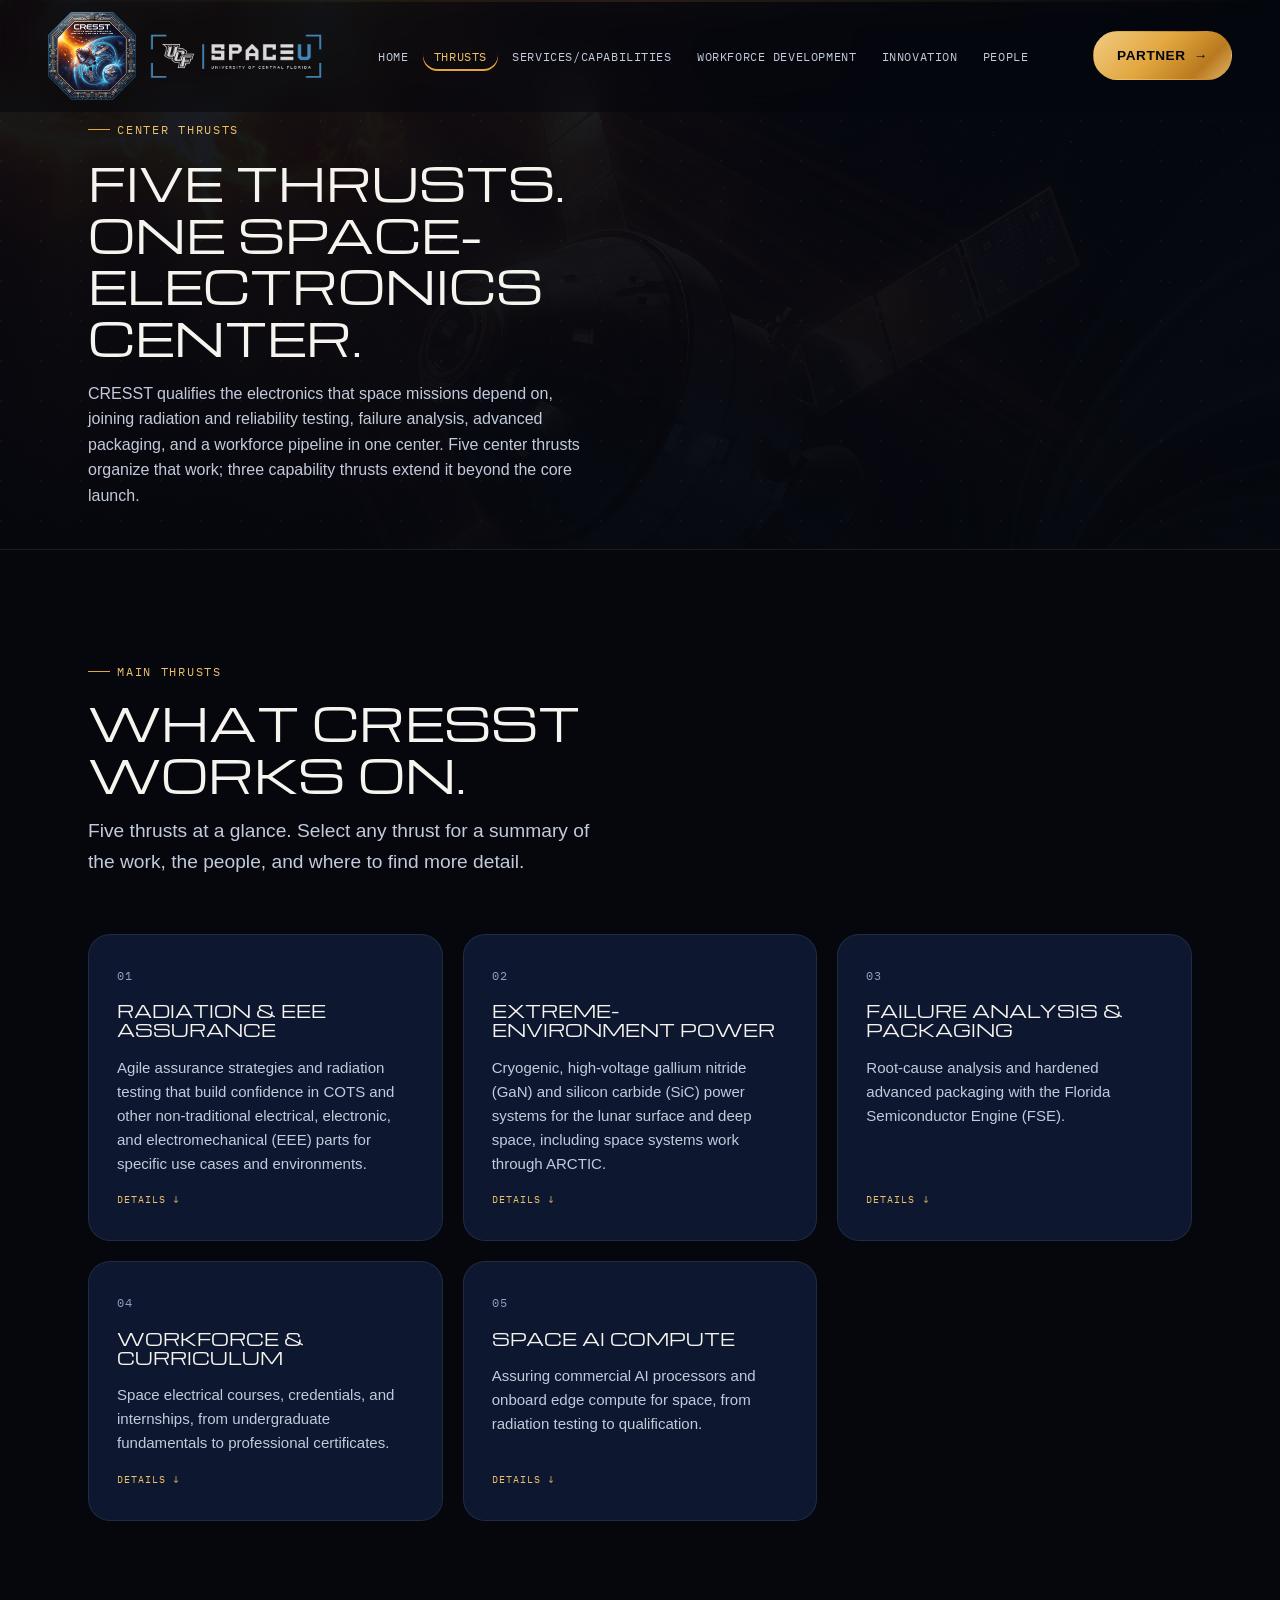
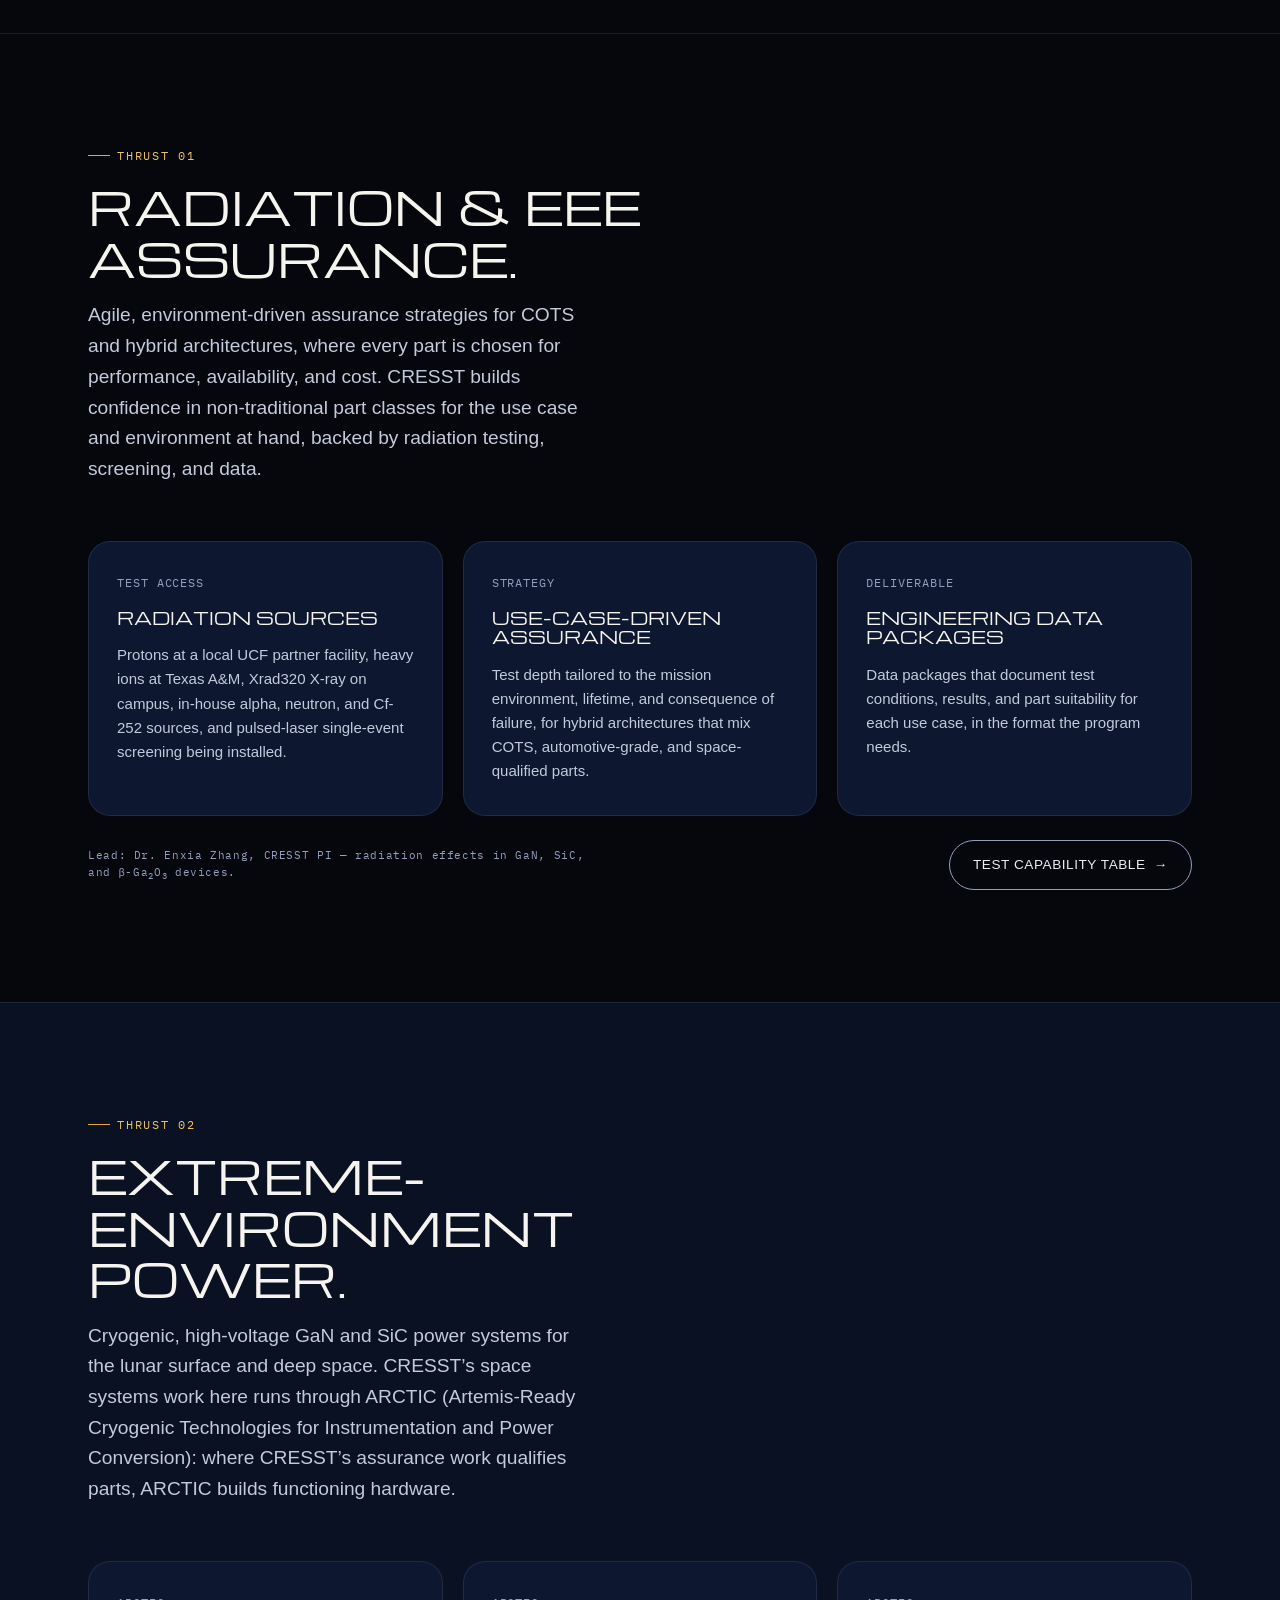
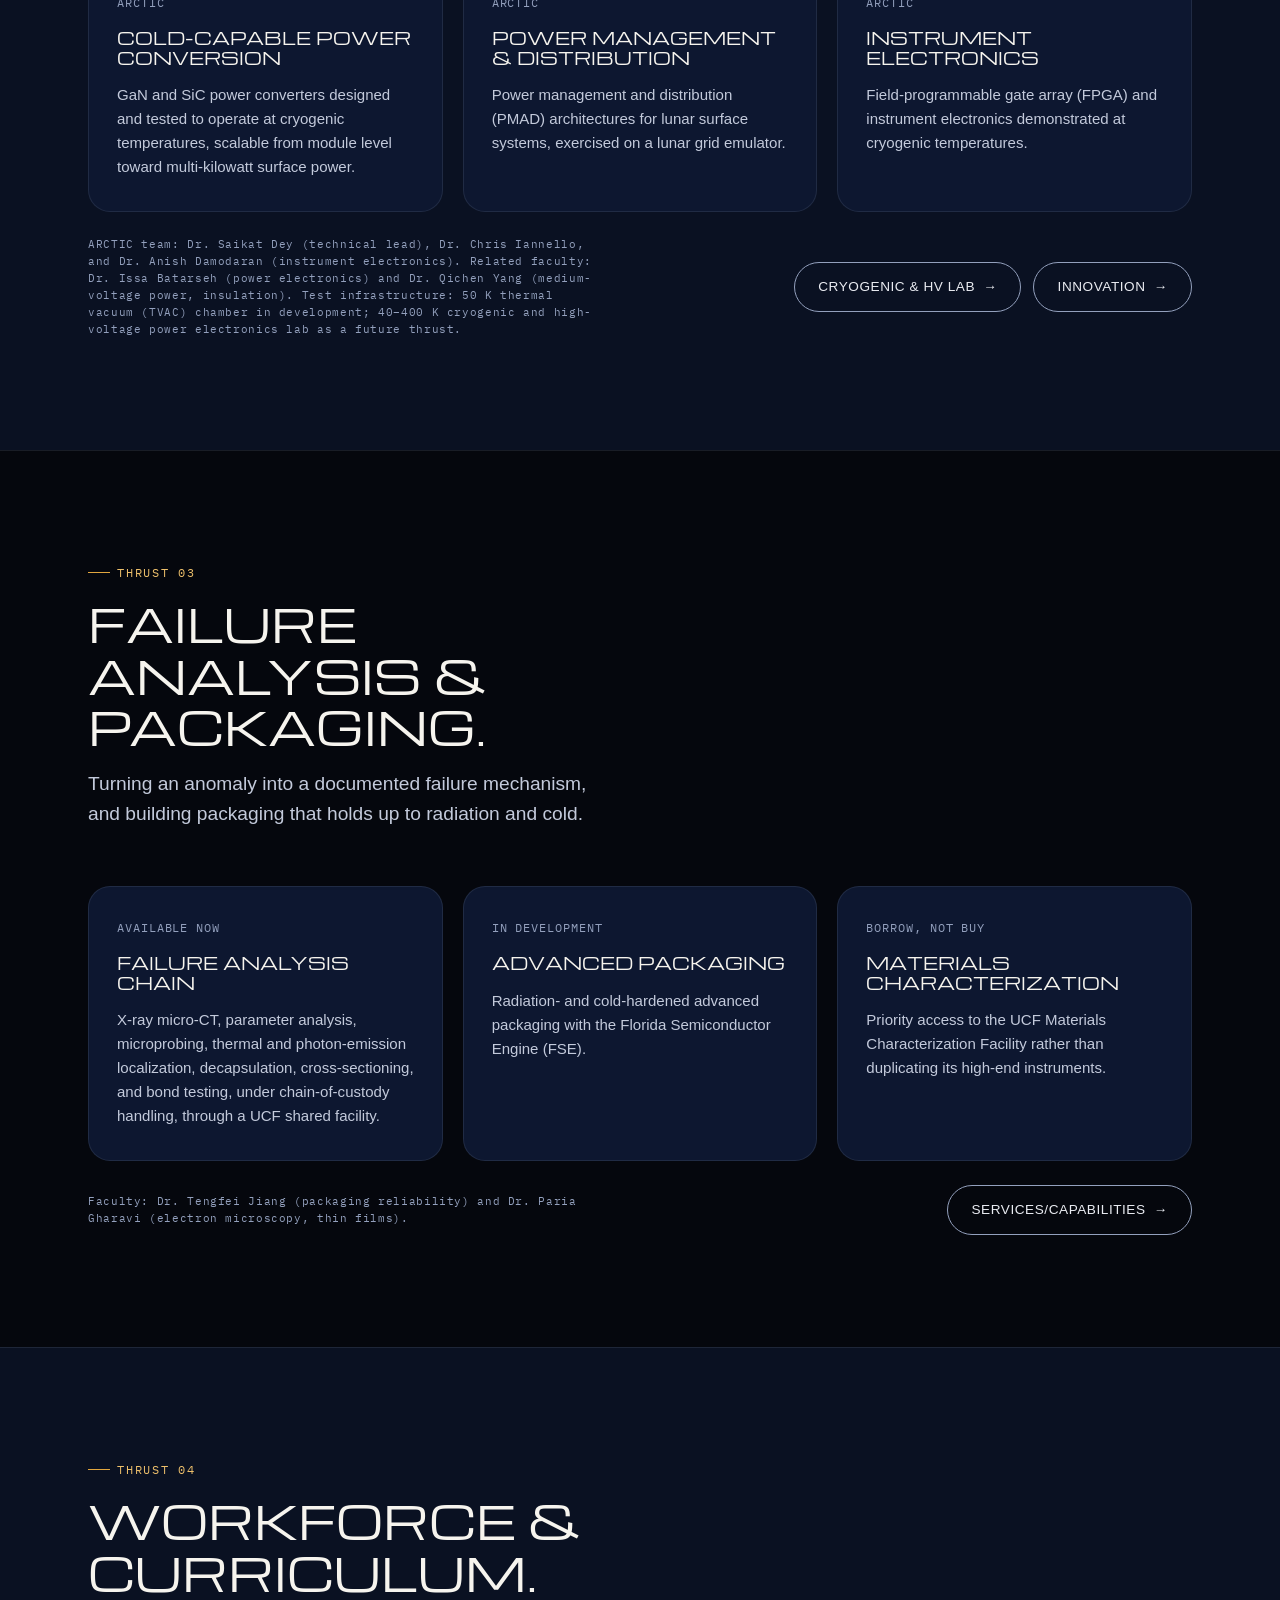
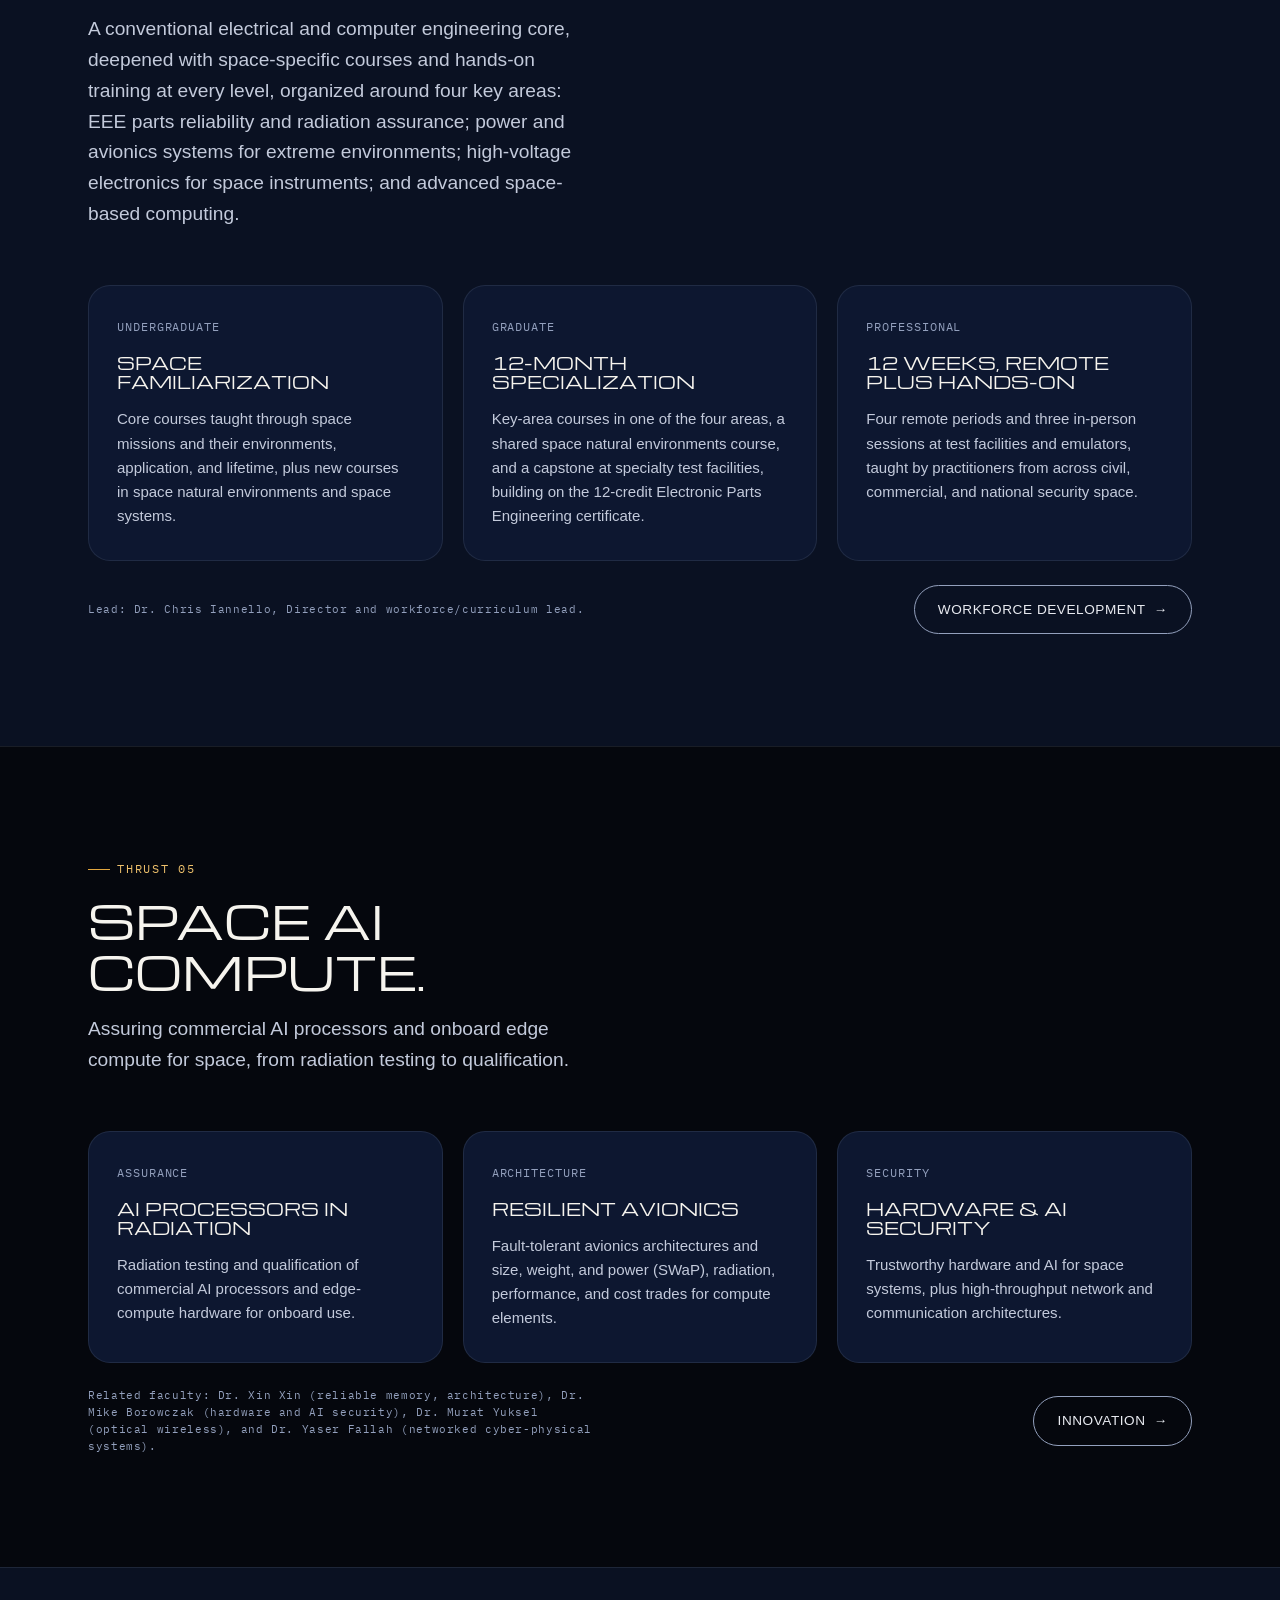
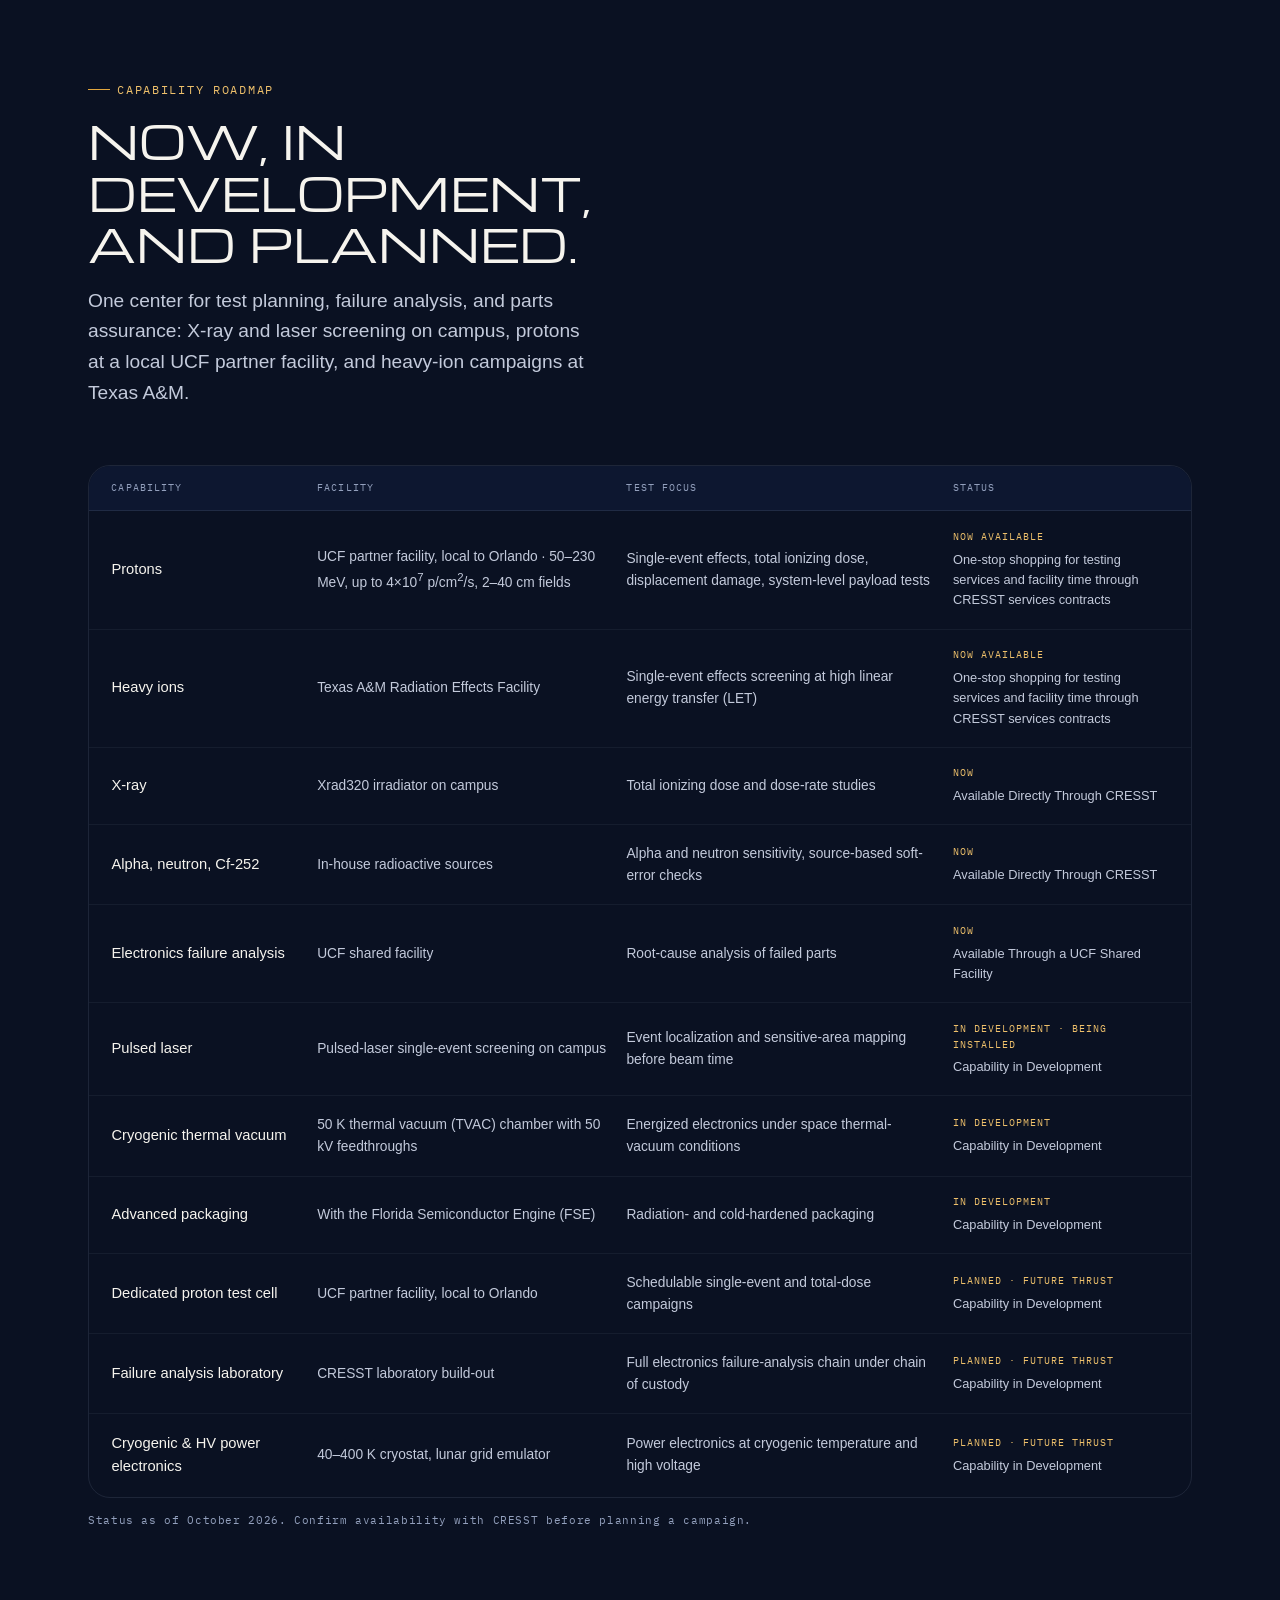
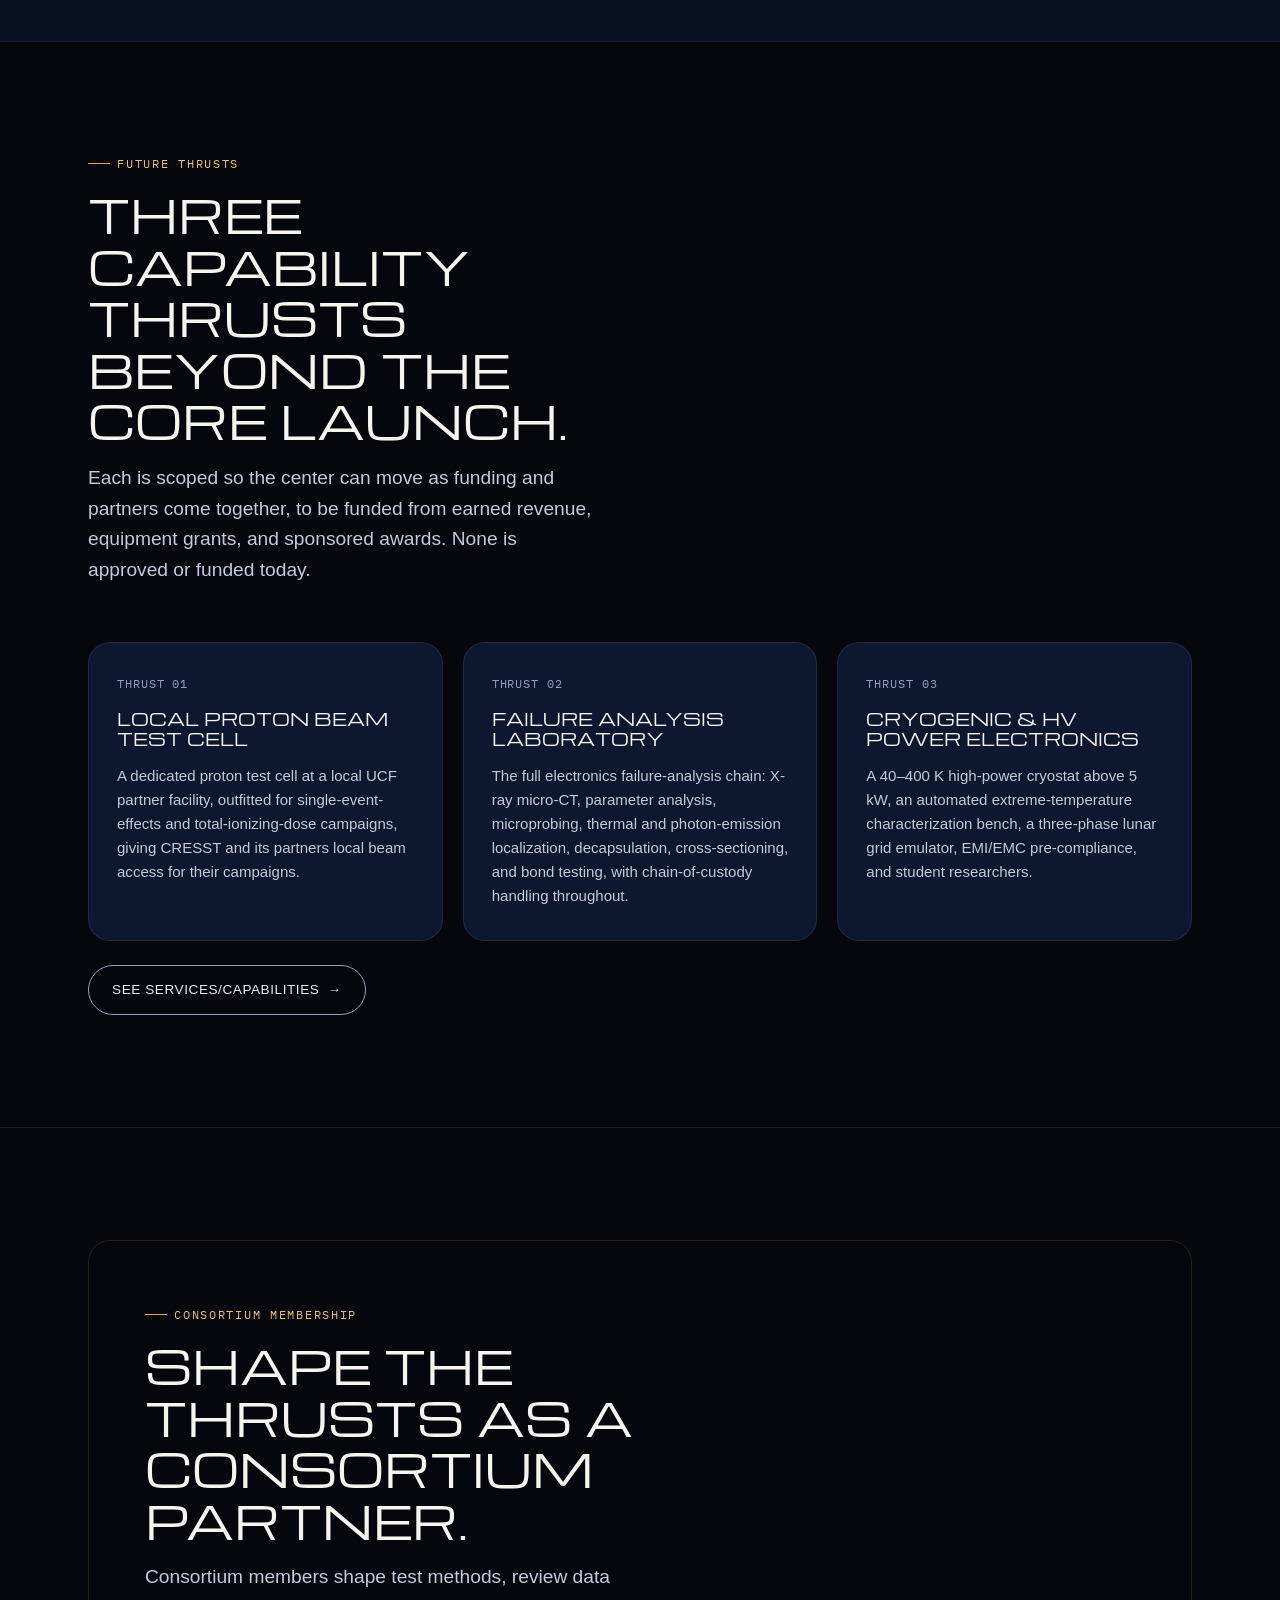
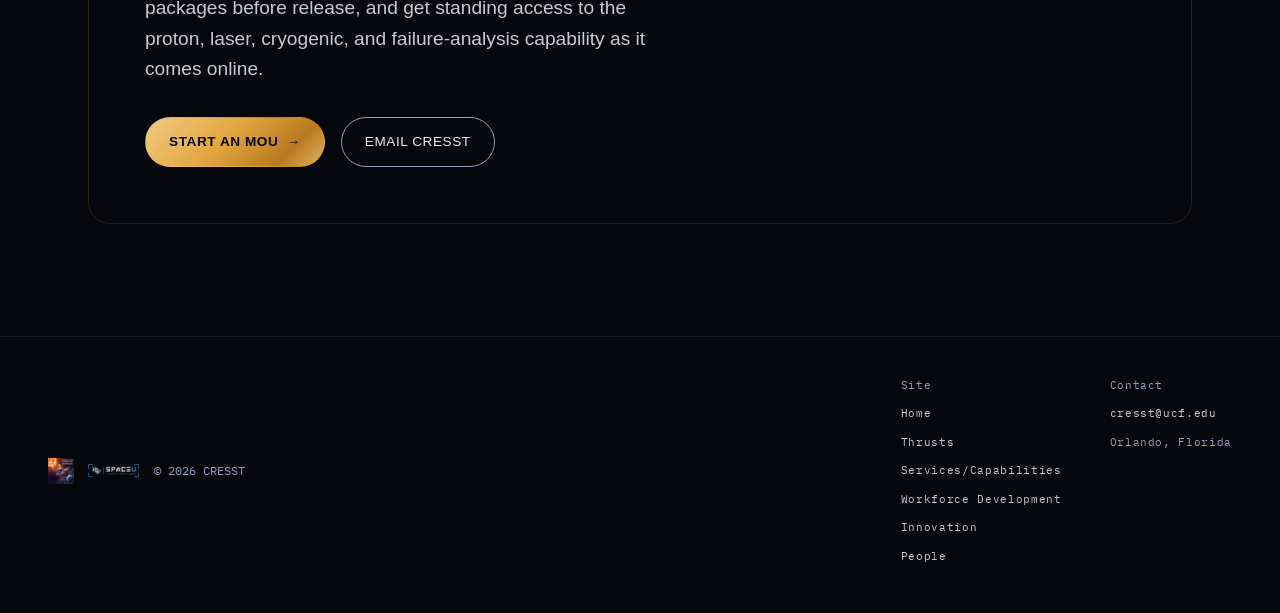
<file: thrusts.html>
<!DOCTYPE html>
<html lang="en">
<head>
<meta charset="UTF-8" />
<meta name="viewport" content="width=device-width, initial-scale=1.0" />
<title>Center Thrusts — CRESST | UCF</title>
<meta name="description" content="CRESST center thrusts and capability roadmap: radiation and EEE parts assurance, extreme-environment power, failure analysis and packaging, workforce, and space AI compute." />
<link rel="icon" href="assets/img/cresst-favicon.png" />
<link rel="preconnect" href="https://fonts.googleapis.com" />
<link rel="preconnect" href="https://fonts.gstatic.com" crossorigin />
<link href="https://fonts.googleapis.com/css2?family=Michroma&family=IBM+Plex+Mono:wght@400;500;600&display=swap" rel="stylesheet" />
<link href="https://api.fontshare.com/v2/css?f[]=eudoxus-sans@400,500,600,700&display=swap" rel="stylesheet" />
<link rel="stylesheet" href="css/style.css" />
</head>
<body>

<nav class="nav" id="nav">
  <a href="index.html" class="nav-brand">
    <img class="nav-patch-logo" src="assets/img/cresst-patch-2026.png" alt="CRESST mission patch logo" />
    <img class="nav-wordmark" src="assets/img/spaceu-wordmark.png" alt="Space U" />
  </a>
  <ul class="nav-links">
    <li><a href="index.html">Home</a></li>
    <li><a href="thrusts.html" class="active">Thrusts</a></li>
    <li><a href="facilities.html">Services/Capabilities</a></li>
    <li><a href="education.html">Workforce Development</a></li>
    <li><a href="innovation.html">Innovation</a></li>
    <li><a href="people.html">People</a></li>
  </ul>
  <a href="partner.html" class="btn btn-primary nav-cta">Partner <span class="btn-arrow">&rarr;</span></a>
  <button class="nav-toggle" id="navToggle" aria-label="Open menu" aria-expanded="false">
    <svg width="18" height="14" viewBox="0 0 18 14" fill="none" xmlns="http://www.w3.org/2000/svg">
      <path d="M0 1H18" stroke="currentColor" stroke-width="1.5"/>
      <path d="M0 7H18" stroke="currentColor" stroke-width="1.5"/>
      <path d="M0 13H18" stroke="currentColor" stroke-width="1.5"/>
    </svg>
  </button>
</nav>

<div class="mobile-menu" id="mobileMenu">
  <a href="index.html">Home</a>
  <a href="thrusts.html">Thrusts</a>
  <a href="facilities.html">Services/Capabilities</a>
  <a href="education.html">Workforce Development</a>
  <a href="innovation.html">Innovation</a>
  <a href="people.html">People</a>
  <a href="partner.html">Partner With CRESST</a>
</div>

<section class="budget-hero">
  <div class="budget-hero-bg">
    <img src="assets/img/hero-solar-crossing.jpg" alt="" />
    <div class="scrim"></div>
    <div class="dots"></div>
    <div class="sweep"></div>
  </div>
  <div class="container budget-hero-inner">
    <div class="budget-hero-top">
      <div class="budget-hero-copy reveal">
        <p class="eyebrow">Center Thrusts</p>
        <h1 style="font-size:var(--text-display-lg,clamp(1.8rem,3.6vw,2.8rem));">Five thrusts. One space-electronics center.</h1>
        <p style="color:var(--paper-300);font-size:1rem;">CRESST qualifies the electronics that space missions depend on, joining radiation and reliability testing, failure analysis, advanced packaging, and a workforce pipeline in one center. Five center thrusts organize that work; three capability thrusts extend it beyond the core launch.</p>
      </div>
    </div>
  </div>
</section>

<section class="section" id="main">
  <div class="container">
    <div class="section-head reveal">
      <p class="eyebrow">Main Thrusts</p>
      <h2>What CRESST works on.</h2>
      <p class="lede">Five thrusts at a glance. Select any thrust for a summary of the work, the people, and where to find more detail.</p>
    </div>
    <div class="focus-grid reveal">
      <a class="focus-card" href="#thrust-01">
        <span class="focus-index">01</span>
        <h3>Radiation &amp; EEE Assurance</h3>
        <p>Agile assurance strategies and radiation testing that build confidence in COTS and other non-traditional electrical, electronic, and electromechanical (EEE) parts for specific use cases and environments.</p>
        <span class="focus-more">Details &darr;</span>
      </a>
      <a class="focus-card" href="#thrust-02">
        <span class="focus-index">02</span>
        <h3>Extreme-Environment Power</h3>
        <p>Cryogenic, high-voltage gallium nitride (GaN) and silicon carbide (SiC) power systems for the lunar surface and deep space, including space systems work through ARCTIC.</p>
        <span class="focus-more">Details &darr;</span>
      </a>
      <a class="focus-card" href="#thrust-03">
        <span class="focus-index">03</span>
        <h3>Failure Analysis &amp; Packaging</h3>
        <p>Root-cause analysis and hardened advanced packaging with the Florida Semiconductor Engine (FSE).</p>
        <span class="focus-more">Details &darr;</span>
      </a>
      <a class="focus-card" href="#thrust-04">
        <span class="focus-index">04</span>
        <h3>Workforce &amp; Curriculum</h3>
        <p>Space electrical courses, credentials, and internships, from undergraduate fundamentals to professional certificates.</p>
        <span class="focus-more">Details &darr;</span>
      </a>
      <a class="focus-card" href="#thrust-05">
        <span class="focus-index">05</span>
        <h3>Space AI Compute</h3>
        <p>Assuring commercial AI processors and onboard edge compute for space, from radiation testing to qualification.</p>
        <span class="focus-more">Details &darr;</span>
      </a>
    </div>
  </div>
</section>

<section class="section thrust-detail" id="thrust-01">
  <div class="container">
    <div class="section-head reveal">
      <p class="eyebrow">Thrust 01</p>
      <h2>Radiation &amp; EEE Assurance.</h2>
      <p class="lede">Agile, environment-driven assurance strategies for COTS and hybrid architectures, where every part is chosen for performance, availability, and cost. CRESST builds confidence in non-traditional part classes for the use case and environment at hand, backed by radiation testing, screening, and data.</p>
    </div>
    <div class="focus-grid reveal">
      <article class="focus-card">
        <span class="focus-index">TEST ACCESS</span>
        <h3>Radiation sources</h3>
        <p>Protons at a local UCF partner facility, heavy ions at Texas A&amp;M, Xrad320 X-ray on campus, in-house alpha, neutron, and Cf-252 sources, and pulsed-laser single-event screening being installed.</p>
      </article>
      <article class="focus-card">
        <span class="focus-index">STRATEGY</span>
        <h3>Use-case-driven assurance</h3>
        <p>Test depth tailored to the mission environment, lifetime, and consequence of failure, for hybrid architectures that mix COTS, automotive-grade, and space-qualified parts.</p>
      </article>
      <article class="focus-card">
        <span class="focus-index">DELIVERABLE</span>
        <h3>Engineering data packages</h3>
        <p>Data packages that document test conditions, results, and part suitability for each use case, in the format the program needs.</p>
      </article>
    </div>
    <div class="thrust-foot reveal">
      <p class="cap-note">Lead: Dr. Enxia Zhang, CRESST PI &mdash; radiation effects in GaN, SiC, and &beta;-Ga<sub>2</sub>O<sub>3</sub> devices.</p>
      <div class="thrust-links"><a href="facilities.html#capabilities" class="btn btn-ghost">Test capability table <span class="btn-arrow">&rarr;</span></a></div>
    </div>
  </div>
</section>

<section class="section thrust-detail" id="thrust-02" style="background:var(--navy-900);">
  <div class="container">
    <div class="section-head reveal">
      <p class="eyebrow">Thrust 02</p>
      <h2>Extreme-Environment Power.</h2>
      <p class="lede">Cryogenic, high-voltage GaN and SiC power systems for the lunar surface and deep space. CRESST&rsquo;s space systems work here runs through ARCTIC (Artemis-Ready Cryogenic Technologies for Instrumentation and Power Conversion): where CRESST&rsquo;s assurance work qualifies parts, ARCTIC builds functioning hardware.</p>
    </div>
    <div class="focus-grid reveal">
      <article class="focus-card">
        <span class="focus-index">ARCTIC</span>
        <h3>Cold-capable power conversion</h3>
        <p>GaN and SiC power converters designed and tested to operate at cryogenic temperatures, scalable from module level toward multi-kilowatt surface power.</p>
      </article>
      <article class="focus-card">
        <span class="focus-index">ARCTIC</span>
        <h3>Power management &amp; distribution</h3>
        <p>Power management and distribution (PMAD) architectures for lunar surface systems, exercised on a lunar grid emulator.</p>
      </article>
      <article class="focus-card">
        <span class="focus-index">ARCTIC</span>
        <h3>Instrument electronics</h3>
        <p>Field-programmable gate array (FPGA) and instrument electronics demonstrated at cryogenic temperatures.</p>
      </article>
    </div>
    <div class="thrust-foot reveal">
      <p class="cap-note">ARCTIC team: Dr. Saikat Dey (technical lead), Dr. Chris Iannello, and Dr. Anish Damodaran (instrument electronics). Related faculty: Dr. Issa Batarseh (power electronics) and Dr. Qichen Yang (medium-voltage power, insulation). Test infrastructure: 50 K thermal vacuum (TVAC) chamber in development; 40&ndash;400 K cryogenic and high-voltage power electronics lab as a future thrust.</p>
      <div class="thrust-links"><a href="facilities.html#capabilities" class="btn btn-ghost">Cryogenic &amp; HV lab <span class="btn-arrow">&rarr;</span></a><a href="innovation.html" class="btn btn-ghost">Innovation <span class="btn-arrow">&rarr;</span></a></div>
    </div>
  </div>
</section>

<section class="section thrust-detail" id="thrust-03">
  <div class="container">
    <div class="section-head reveal">
      <p class="eyebrow">Thrust 03</p>
      <h2>Failure Analysis &amp; Packaging.</h2>
      <p class="lede">Turning an anomaly into a documented failure mechanism, and building packaging that holds up to radiation and cold.</p>
    </div>
    <div class="focus-grid reveal">
      <article class="focus-card">
        <span class="focus-index">AVAILABLE NOW</span>
        <h3>Failure analysis chain</h3>
        <p>X-ray micro-CT, parameter analysis, microprobing, thermal and photon-emission localization, decapsulation, cross-sectioning, and bond testing, under chain-of-custody handling, through a UCF shared facility.</p>
      </article>
      <article class="focus-card">
        <span class="focus-index">IN DEVELOPMENT</span>
        <h3>Advanced packaging</h3>
        <p>Radiation- and cold-hardened advanced packaging with the Florida Semiconductor Engine (FSE).</p>
      </article>
      <article class="focus-card">
        <span class="focus-index">BORROW, NOT BUY</span>
        <h3>Materials characterization</h3>
        <p>Priority access to the UCF Materials Characterization Facility rather than duplicating its high-end instruments.</p>
      </article>
    </div>
    <div class="thrust-foot reveal">
      <p class="cap-note">Faculty: Dr. Tengfei Jiang (packaging reliability) and Dr. Paria Gharavi (electron microscopy, thin films).</p>
      <div class="thrust-links"><a href="facilities.html" class="btn btn-ghost">Services/Capabilities <span class="btn-arrow">&rarr;</span></a></div>
    </div>
  </div>
</section>

<section class="section thrust-detail" id="thrust-04" style="background:var(--navy-900);">
  <div class="container">
    <div class="section-head reveal">
      <p class="eyebrow">Thrust 04</p>
      <h2>Workforce &amp; Curriculum.</h2>
      <p class="lede">A conventional electrical and computer engineering core, deepened with space-specific courses and hands-on training at every level, organized around four key areas: EEE parts reliability and radiation assurance; power and avionics systems for extreme environments; high-voltage electronics for space instruments; and advanced space-based computing.</p>
    </div>
    <div class="focus-grid reveal">
      <article class="focus-card">
        <span class="focus-index">UNDERGRADUATE</span>
        <h3>Space familiarization</h3>
        <p>Core courses taught through space missions and their environments, application, and lifetime, plus new courses in space natural environments and space systems.</p>
      </article>
      <article class="focus-card">
        <span class="focus-index">GRADUATE</span>
        <h3>12-month specialization</h3>
        <p>Key-area courses in one of the four areas, a shared space natural environments course, and a capstone at specialty test facilities, building on the 12-credit Electronic Parts Engineering certificate.</p>
      </article>
      <article class="focus-card">
        <span class="focus-index">PROFESSIONAL</span>
        <h3>12 weeks, remote plus hands-on</h3>
        <p>Four remote periods and three in-person sessions at test facilities and emulators, taught by practitioners from across civil, commercial, and national security space.</p>
      </article>
    </div>
    <div class="thrust-foot reveal">
      <p class="cap-note">Lead: Dr. Chris Iannello, Director and workforce/curriculum lead.</p>
      <div class="thrust-links"><a href="education.html" class="btn btn-ghost">Workforce Development <span class="btn-arrow">&rarr;</span></a></div>
    </div>
  </div>
</section>

<section class="section thrust-detail" id="thrust-05">
  <div class="container">
    <div class="section-head reveal">
      <p class="eyebrow">Thrust 05</p>
      <h2>Space AI Compute.</h2>
      <p class="lede">Assuring commercial AI processors and onboard edge compute for space, from radiation testing to qualification.</p>
    </div>
    <div class="focus-grid reveal">
      <article class="focus-card">
        <span class="focus-index">ASSURANCE</span>
        <h3>AI processors in radiation</h3>
        <p>Radiation testing and qualification of commercial AI processors and edge-compute hardware for onboard use.</p>
      </article>
      <article class="focus-card">
        <span class="focus-index">ARCHITECTURE</span>
        <h3>Resilient avionics</h3>
        <p>Fault-tolerant avionics architectures and size, weight, and power (SWaP), radiation, performance, and cost trades for compute elements.</p>
      </article>
      <article class="focus-card">
        <span class="focus-index">SECURITY</span>
        <h3>Hardware &amp; AI security</h3>
        <p>Trustworthy hardware and AI for space systems, plus high-throughput network and communication architectures.</p>
      </article>
    </div>
    <div class="thrust-foot reveal">
      <p class="cap-note">Related faculty: Dr. Xin Xin (reliable memory, architecture), Dr. Mike Borowczak (hardware and AI security), Dr. Murat Yuksel (optical wireless), and Dr. Yaser Fallah (networked cyber-physical systems).</p>
      <div class="thrust-links"><a href="innovation.html" class="btn btn-ghost">Innovation <span class="btn-arrow">&rarr;</span></a></div>
    </div>
  </div>
</section>

<section class="section reveal" id="roadmap" style="background:var(--navy-900);">
  <div class="container">
    <div class="section-head">
      <p class="eyebrow">Capability Roadmap</p>
      <h2>Now, in development, and planned.</h2>
      <p class="lede">One center for test planning, failure analysis, and parts assurance: X-ray and laser screening on campus, protons at a local UCF partner facility, and heavy-ion campaigns at Texas A&amp;M.</p>
    </div>
    <div class="data-table cap-table">
      <div class="data-table-head cols-cap">
        <span>Capability</span><span>Facility</span><span>Test focus</span><span>Status</span>
      </div>
      <div class="data-table-row cols-cap">
        <span class="cap">Protons</span>
        <span class="purpose">UCF partner facility, local to Orlando &middot; 50&ndash;230 MeV, up to 4&times;10<sup>7</sup> p/cm<sup>2</sup>/s, 2&ndash;40 cm fields</span>
        <span class="purpose">Single-event effects, total ionizing dose, displacement damage, system-level payload tests</span>
        <span class="cap-status"><span class="stage">NOW AVAILABLE</span>One-stop shopping for testing services and facility time through CRESST services contracts</span>
      </div>
      <div class="data-table-row cols-cap">
        <span class="cap">Heavy ions</span>
        <span class="purpose">Texas A&amp;M Radiation Effects Facility</span>
        <span class="purpose">Single-event effects screening at high linear energy transfer (LET)</span>
        <span class="cap-status"><span class="stage">NOW AVAILABLE</span>One-stop shopping for testing services and facility time through CRESST services contracts</span>
      </div>
      <div class="data-table-row cols-cap">
        <span class="cap">X-ray</span>
        <span class="purpose">Xrad320 irradiator on campus</span>
        <span class="purpose">Total ionizing dose and dose-rate studies</span>
        <span class="cap-status"><span class="stage">NOW</span>Available Directly Through CRESST</span>
      </div>
      <div class="data-table-row cols-cap">
        <span class="cap">Alpha, neutron, Cf-252</span>
        <span class="purpose">In-house radioactive sources</span>
        <span class="purpose">Alpha and neutron sensitivity, source-based soft-error checks</span>
        <span class="cap-status"><span class="stage">NOW</span>Available Directly Through CRESST</span>
      </div>
      <div class="data-table-row cols-cap">
        <span class="cap">Electronics failure analysis</span>
        <span class="purpose">UCF shared facility</span>
        <span class="purpose">Root-cause analysis of failed parts</span>
        <span class="cap-status"><span class="stage">NOW</span>Available Through a UCF Shared Facility</span>
      </div>
      <div class="data-table-row cols-cap">
        <span class="cap">Pulsed laser</span>
        <span class="purpose">Pulsed-laser single-event screening on campus</span>
        <span class="purpose">Event localization and sensitive-area mapping before beam time</span>
        <span class="cap-status"><span class="stage">IN DEVELOPMENT &middot; being installed</span>Capability in Development</span>
      </div>
      <div class="data-table-row cols-cap">
        <span class="cap">Cryogenic thermal vacuum</span>
        <span class="purpose">50 K thermal vacuum (TVAC) chamber with 50 kV feedthroughs</span>
        <span class="purpose">Energized electronics under space thermal-vacuum conditions</span>
        <span class="cap-status"><span class="stage">IN DEVELOPMENT</span>Capability in Development</span>
      </div>
      <div class="data-table-row cols-cap">
        <span class="cap">Advanced packaging</span>
        <span class="purpose">With the Florida Semiconductor Engine (FSE)</span>
        <span class="purpose">Radiation- and cold-hardened packaging</span>
        <span class="cap-status"><span class="stage">IN DEVELOPMENT</span>Capability in Development</span>
      </div>
      <div class="data-table-row cols-cap">
        <span class="cap">Dedicated proton test cell</span>
        <span class="purpose">UCF partner facility, local to Orlando</span>
        <span class="purpose">Schedulable single-event and total-dose campaigns</span>
        <span class="cap-status"><span class="stage">PLANNED &middot; future thrust</span>Capability in Development</span>
      </div>
      <div class="data-table-row cols-cap">
        <span class="cap">Failure analysis laboratory</span>
        <span class="purpose">CRESST laboratory build-out</span>
        <span class="purpose">Full electronics failure-analysis chain under chain of custody</span>
        <span class="cap-status"><span class="stage">PLANNED &middot; future thrust</span>Capability in Development</span>
      </div>
      <div class="data-table-row cols-cap">
        <span class="cap">Cryogenic &amp; HV power electronics</span>
        <span class="purpose">40&ndash;400 K cryostat, lunar grid emulator</span>
        <span class="purpose">Power electronics at cryogenic temperature and high voltage</span>
        <span class="cap-status"><span class="stage">PLANNED &middot; future thrust</span>Capability in Development</span>
      </div>
    </div>
    <p class="cap-note">Status as of October 2026. Confirm availability with CRESST before planning a campaign.</p>
  </div>
</section>

<section class="section" id="future">
  <div class="container">
    <div class="section-head reveal">
      <p class="eyebrow">Future Thrusts</p>
      <h2>Three capability thrusts beyond the core launch.</h2>
      <p class="lede">Each is scoped so the center can move as funding and partners come together, to be funded from earned revenue, equipment grants, and sponsored awards. None is approved or funded today.</p>
    </div>
    <div class="focus-grid reveal">
      <article class="focus-card">
        <span class="focus-index">THRUST 01</span>
        <h3>Local Proton Beam Test Cell</h3>
        <p>A dedicated proton test cell at a local UCF partner facility, outfitted for single-event-effects and total-ionizing-dose campaigns, giving CRESST and its partners local beam access for their campaigns.</p>
      </article>
      <article class="focus-card">
        <span class="focus-index">THRUST 02</span>
        <h3>Failure Analysis Laboratory</h3>
        <p>The full electronics failure-analysis chain: X-ray micro-CT, parameter analysis, microprobing, thermal and photon-emission localization, decapsulation, cross-sectioning, and bond testing, with chain-of-custody handling throughout.</p>
      </article>
      <article class="focus-card">
        <span class="focus-index">THRUST 03</span>
        <h3>Cryogenic &amp; HV Power Electronics</h3>
        <p>A 40&ndash;400 K high-power cryostat above 5 kW, an automated extreme-temperature characterization bench, a three-phase lunar grid emulator, EMI/EMC pre-compliance, and student researchers.</p>
      </article>
    </div>
    <div class="teaser-footer reveal">
      <a href="facilities.html" class="btn btn-ghost">See Services/Capabilities <span class="btn-arrow">&rarr;</span></a>
    </div>
  </div>
</section>

<section class="section cta" id="cta">
  <div class="container">
    <div class="cta-inner reveal">
      <div>
        <p class="eyebrow">Consortium Membership</p>
        <h2 style="margin-top:1rem;">Shape the thrusts as a consortium partner.</h2>
        <p class="lede" style="margin-top:1rem;">Consortium members shape test methods, review data packages before release, and get standing access to the proton, laser, cryogenic, and failure-analysis capability as it comes online.</p>
      </div>
      <div class="cta-actions">
        <a href="partner.html" class="btn btn-primary">Start An MOU <span class="btn-arrow">&rarr;</span></a>
        <a href="mailto:cresst@ucf.edu" class="btn btn-ghost">Email CRESST</a>
      </div>
    </div>
  </div>
</section>

<footer>
  <div class="footer-inner">
    <div class="footer-brand">
      <img class="footer-logo" src="assets/img/cresst-favicon.png" alt="CRESST logo" />
      <img class="footer-wordmark" src="assets/img/spaceu-wordmark.png" alt="Space U" />
      <span>&copy; 2026 CRESST</span>
    </div>
    <div class="footer-cols">
      <div class="footer-col">
        <span class="footer-col-label">Site</span>
        <a href="index.html">Home</a>
        <a href="thrusts.html">Thrusts</a>
        <a href="facilities.html">Services/Capabilities</a>
        <a href="education.html">Workforce Development</a>
        <a href="innovation.html">Innovation</a>
        <a href="people.html">People</a>
      </div>
      <div class="footer-col">
        <span class="footer-col-label">Contact</span>
        <a href="mailto:cresst@ucf.edu">cresst@ucf.edu</a>
        <span>Orlando, Florida</span>
      </div>
    </div>
  </div>
</footer>

<script src="js/script.js"></script>
</body>
</html>
</file>
<file: css/style.css>
/* ===========================================================
   CRESST — Center for Reliability Evaluation of Space and
   Semiconductor Technologies. UCF / Space U.
   Visual language inspired by ETH Zurich | Space (space.ethz.ch):
   soft pill geometry, atmospheric gradients, Michroma + Eudoxus Sans.
   =========================================================== */

:root {
  --navy-950: #05070d;
  --navy-900: #0a1122;
  --navy-850: #0d1730;
  --navy-800: #101c38;
  --navy-700: #172b4d;
  --navy-600: #223e6b;

  --gold-500: #e2a63e;
  --gold-400: #eec06b;
  --gold-300: #f4d38f;

  --sky-200: #c2ddff;
  --sky-300: #bfe1fa;
  --indigo-400: #5d6c9c;
  --indigo-500: #5b6eab;
  --periwinkle: #d9daf6;

  --paper-050: #f6f4ee;
  --paper-100: #e9ebf1;
  --paper-300: #c3cadb;
  --paper-400: #93a0bd;
  --paper-600: #5f6c8a;

  --line: rgba(226, 166, 62, 0.16);
  --line-soft: rgba(147, 160, 189, 0.14);
  --glass: rgba(255, 255, 255, 0.04);

  --font-display: "Michroma", "Arial Narrow", sans-serif;
  --font-body: "Eudoxus Sans", "IBM Plex Sans", "Segoe UI", sans-serif;
  --font-mono: "IBM Plex Mono", "Consolas", monospace;

  --radius-pill: 100px;
  --radius-card: 22px;

  --container: 1200px;
  --gutter: clamp(1.25rem, 4vw, 3rem);
}

*,
*::before,
*::after {
  box-sizing: border-box;
}

html {
  scroll-behavior: smooth;
}

@media (prefers-reduced-motion: reduce) {
  html {
    scroll-behavior: auto;
  }
  *,
  *::before,
  *::after {
    animation-duration: 0.001ms !important;
    animation-iteration-count: 1 !important;
    transition-duration: 0.001ms !important;
    scroll-behavior: auto !important;
  }
}

body {
  margin: 0;
  background: var(--navy-950);
  color: var(--paper-100);
  font-family: var(--font-body);
  font-size: 16px;
  line-height: 1.6;
  -webkit-font-smoothing: antialiased;
  overflow-x: hidden;
}

img {
  max-width: 100%;
  display: block;
}

a {
  color: inherit;
}

:focus-visible {
  outline: 2px solid var(--sky-200);
  outline-offset: 3px;
}

.container {
  max-width: var(--container);
  margin: 0 auto;
  padding-inline: var(--gutter);
}

.grid-bg {
  position: relative;
}
.grid-bg::before {
  content: "";
  position: absolute;
  inset: 0;
  background-image: radial-gradient(circle at 1px 1px, var(--line-soft) 1px, transparent 1px);
  background-size: 40px 40px;
  mask-image: radial-gradient(ellipse 80% 60% at 50% 0%, black 40%, transparent 90%);
  pointer-events: none;
  opacity: 0.5;
}

.eyebrow {
  font-family: var(--font-mono);
  font-size: 0.76rem;
  letter-spacing: 0.14em;
  text-transform: uppercase;
  color: var(--gold-400);
  display: inline-flex;
  align-items: center;
  gap: 0.6em;
}
.eyebrow::before {
  content: "";
  width: 22px;
  height: 1px;
  background: var(--gold-500);
  display: inline-block;
}

h1,
h2,
h3 {
  font-family: var(--font-display);
  font-weight: 500;
  line-height: 1.15;
  margin: 0;
  color: var(--paper-050);
  text-transform: uppercase;
}

h2 {
  font-size: clamp(1.8rem, 3.6vw, 2.8rem);
}

h3 {
  font-size: clamp(1.05rem, 1.6vw, 1.3rem);
}

p {
  margin: 0;
}

.lede {
  font-size: clamp(1.05rem, 1.6vw, 1.2rem);
  color: var(--paper-300);
  max-width: 48ch;
}

.section {
  padding-block: clamp(4rem, 9vw, 7rem);
  border-top: 1px solid var(--line-soft);
  position: relative;
}

.section-head {
  display: flex;
  flex-direction: column;
  gap: 1rem;
  margin-bottom: clamp(2.5rem, 5vw, 3.5rem);
  max-width: 64ch;
}

/* ---------- buttons: soft pill geometry ---------- */
.btn {
  font-family: var(--font-body);
  font-weight: 500;
  font-size: 0.85rem;
  letter-spacing: 0.04em;
  text-transform: uppercase;
  text-decoration: none;
  display: inline-flex;
  align-items: center;
  gap: 0.6em;
  padding: 0.95em 1.7em;
  border-radius: var(--radius-pill);
  border: 1px solid transparent;
  transition: transform 0.15s ease, filter 0.2s ease, border-color 0.2s ease, color 0.2s ease;
  cursor: pointer;
}
.btn:hover {
  transform: translateY(-1px);
  filter: brightness(1.08);
}
.btn-primary {
  background: linear-gradient(135deg, var(--gold-300) -10%, var(--gold-500) 45%, #b9791f 78%, var(--gold-300) 112%);
  color: var(--navy-950);
  font-weight: 600;
}
.btn-ghost {
  border-color: var(--paper-400);
  color: var(--paper-100);
}
.btn-ghost:hover {
  border-color: var(--sky-200);
  color: var(--sky-200);
}
.btn-arrow {
  transition: transform 0.15s ease;
}
.btn:hover .btn-arrow {
  transform: translateX(3px);
}

/* ---------- nav ---------- */
.nav {
  position: fixed;
  inset-inline: 0;
  top: 0;
  z-index: 100;
  padding: 0.5rem var(--gutter);
  min-height: 112px;
  display: flex;
  flex-wrap: wrap;
  align-items: center;
  justify-content: space-between;
  background: rgba(5, 7, 13, 0.5);
  backdrop-filter: blur(12px);
  border-bottom: 1px solid transparent;
  transition: border-color 0.3s ease, background 0.3s ease;
}
.nav.is-scrolled {
  border-bottom-color: var(--line-soft);
  background: rgba(5, 7, 13, 0.86);
}
.nav-brand {
  display: flex;
  align-items: center;
  gap: 0.85rem;
  text-decoration: none;
}
.nav-brand img.nav-patch-logo {
  height: 88px;
  width: auto;
}
.nav-brand img.nav-wordmark {
  height: 44px;
  width: auto;
  opacity: 0.85;
  mix-blend-mode: screen;
}
.nav-links {
  display: flex;
  align-items: center;
  gap: 0.25rem;
  min-width: 0;
  flex-wrap: wrap;
  list-style: none;
  margin: 0;
  padding: 0;
}
.nav-links a {
  font-family: var(--font-mono);
  font-size: 0.74rem;
  letter-spacing: 0.05em;
  text-transform: uppercase;
  text-decoration: none;
  color: var(--paper-300);
  padding: 0.6em 0.9em;
  border-radius: var(--radius-pill);
  transition: color 0.2s ease, background 0.2s ease;
}
.nav-links a:hover {
  color: var(--paper-050);
  background: var(--glass);
}
.nav-links a.active {
  color: var(--gold-400);
  box-shadow: inset 0 -2px 0 var(--gold-500);
}
.nav-links a.active:hover {
  background: transparent;
}
.nav-cta {
  display: inline-flex;
  margin-left: 0.5rem;
}
.nav-toggle {
  display: none;
  background: none;
  border: 1px solid var(--paper-400);
  color: var(--paper-100);
  width: 44px;
  height: 44px;
  border-radius: var(--radius-pill);
  align-items: center;
  justify-content: center;
}

/* ---------- hero ---------- */
.hero {
  position: relative;
  min-height: 100vh;
  display: flex;
  align-items: flex-end;
  padding-top: 6rem;
  overflow: hidden;
}
.hero-media {
  position: absolute;
  inset: 0;
  z-index: 0;
}
.hero-media img,
.hero-media video {
  position: absolute;
  inset: 0;
  width: 100%;
  height: 100%;
  object-fit: cover;
  object-position: 68% 38%;
}
.hero-media img.hero-media-fallback {
  opacity: 0.85;
}
.hero-media video.hero-media-video {
  opacity: 0;
}
.hero-media::after {
  content: "";
  position: absolute;
  inset: 0;
  background: linear-gradient(180deg, rgba(5, 7, 13, 0.72) 0%, rgba(5, 7, 13, 0.35) 40%, rgba(5, 7, 13, 0.95) 100%),
    linear-gradient(90deg, rgba(5, 7, 13, 0.92) 0%, rgba(5, 7, 13, 0.25) 65%, transparent 100%);
}
.hero-inner {
  position: relative;
  z-index: 1;
  width: 100%;
  padding-bottom: clamp(2.5rem, 5vw, 4.5rem);
}
.hero-eyebrow {
  margin-bottom: 1.4rem;
}
.hero-kicker {
  font-family: var(--font-body);
  color: var(--paper-050);
  font-size: clamp(1.25rem, 2.4vw, 1.7rem);
  margin-bottom: 1rem;
}
.hero h1 {
  font-size: clamp(1.8rem, 4.6vw, 3.5rem);
  max-width: 18ch;
  line-height: 1.1;
}
.hero-sub {
  margin-top: 1.6rem;
  max-width: 54ch;
  font-size: clamp(1.05rem, 1.7vw, 1.25rem);
  color: var(--paper-300);
}
.hero-actions {
  display: flex;
  flex-wrap: wrap;
  gap: 1rem;
  margin-top: 2.4rem;
}

.hero-placard {
  margin-top: clamp(2.5rem, 6vw, 4rem);
  border-top: 1px solid var(--line);
  padding-top: 1.4rem;
  display: grid;
  grid-template-columns: repeat(2, 1fr);
  max-width: 32rem;
  gap: clamp(1.5rem, 4vw, 3.5rem);
}
.placard-item dt {
  font-family: var(--font-mono);
  font-size: 0.68rem;
  letter-spacing: 0.1em;
  text-transform: uppercase;
  color: var(--paper-400);
  margin-bottom: 0.4em;
}
.placard-item dd {
  margin: 0;
  font-family: var(--font-mono);
  font-size: 0.9rem;
  color: var(--gold-300);
  letter-spacing: 0.02em;
}

/* ---------- mission ---------- */
.mission {
  background: var(--navy-900);
}
.mission-grid {
  display: grid;
  grid-template-columns: 1.1fr 1fr;
  gap: clamp(2.5rem, 6vw, 5rem);
  align-items: start;
}
.mission-statement {
  font-family: var(--font-display);
  font-size: clamp(1.4rem, 2.6vw, 2.1rem);
  text-transform: uppercase;
  line-height: 1.25;
  color: var(--paper-050);
  font-weight: 500;
}
.mission-copy {
  display: flex;
  flex-direction: column;
  gap: 1.3rem;
  color: var(--paper-300);
  font-size: 1.02rem;
}
.mission-copy strong {
  color: var(--paper-100);
}
.pillars {
  margin-top: 2rem;
  display: flex;
  flex-wrap: wrap;
  gap: 0.75rem;
}
.pillar-chip {
  font-family: var(--font-mono);
  font-size: 0.74rem;
  letter-spacing: 0.05em;
  text-transform: uppercase;
  color: var(--sky-200);
  border: 1px solid rgba(194, 221, 255, 0.25);
  padding: 0.55em 1em;
  border-radius: var(--radius-pill);
}

/* ---------- focus area cards ---------- */
.focus-grid {
  display: grid;
  grid-template-columns: repeat(3, 1fr);
  gap: 1.25rem;
}
.focus-card {
  background: var(--navy-850);
  border: 1px solid var(--line-soft);
  border-radius: var(--radius-card);
  padding: 2rem 1.75rem;
  display: flex;
  flex-direction: column;
  gap: 1rem;
  transition: border-color 0.2s ease, transform 0.2s ease;
}
.focus-card:hover {
  border-color: rgba(226, 166, 62, 0.35);
  transform: translateY(-2px);
}
.focus-index {
  font-family: var(--font-mono);
  font-size: 0.72rem;
  letter-spacing: 0.08em;
  color: var(--paper-400);
}
.focus-card h3 {
  font-size: 1.05rem;
}
.focus-card p {
  color: var(--paper-300);
  font-size: 0.94rem;
  flex: 1;
}

/* ---------- workforce pipeline (signature element) ---------- */
.pipeline {
  background: var(--navy-950);
}
.pipeline-lede {
  font-family: var(--font-display);
  font-size: clamp(1.1rem, 2vw, 1.4rem);
  text-transform: uppercase;
  color: var(--periwinkle);
  line-height: 1.4;
  max-width: 60ch;
  margin-bottom: 3rem;
}
.pipeline-track {
  display: grid;
  grid-template-columns: repeat(5, 1fr);
  gap: 1rem;
  align-items: start;
}
.pipeline-node {
  display: flex;
  flex-direction: column;
  align-items: flex-start;
  gap: 0.9rem;
  position: relative;
}
.pipeline-node:not(:last-child)::after {
  content: "";
  position: absolute;
  top: 27px;
  left: calc(100% - 0.4rem);
  width: calc(100% - 0.2rem);
  height: 2px;
  background: repeating-linear-gradient(90deg, var(--indigo-400) 0 8px, transparent 8px 13px);
}
.node-circle {
  width: 56px;
  height: 56px;
  border-radius: 50%;
  border: 1.5px solid var(--gold-500);
  display: flex;
  align-items: center;
  justify-content: center;
  font-family: var(--font-mono);
  font-size: 0.85rem;
  color: var(--gold-300);
  background: var(--navy-900);
  flex-shrink: 0;
}
.pipeline-node strong {
  font-family: var(--font-display);
  font-size: 0.92rem;
  text-transform: uppercase;
  color: var(--paper-050);
  line-height: 1.3;
}
.pipeline-node span {
  font-size: 0.85rem;
  color: var(--paper-300);
}

/* ---------- NASA alignment / ecosystem ---------- */
.ecosystem {
  background: var(--navy-900);
}
.eco-grid {
  display: grid;
  grid-template-columns: 1fr 1fr;
  gap: clamp(2.5rem, 6vw, 5rem);
  align-items: center;
}
.eco-media {
  position: relative;
  border-radius: var(--radius-card);
  overflow: hidden;
  border: 1px solid var(--line);
}
.eco-media img {
  width: 100%;
  height: auto;
  aspect-ratio: 16 / 10;
  object-fit: cover;
}
.eco-media figcaption {
  font-family: var(--font-mono);
  font-size: 0.7rem;
  color: var(--paper-400);
  letter-spacing: 0.04em;
  padding: 0.9rem 1rem;
  background: var(--navy-850);
}
.eco-copy {
  display: flex;
  flex-direction: column;
  gap: 1.6rem;
}
.eco-list {
  list-style: none;
  margin: 0;
  padding: 0;
  display: flex;
  flex-direction: column;
  gap: 1.1rem;
}
.eco-list li {
  padding-left: 1.6rem;
  position: relative;
  color: var(--paper-300);
  font-size: 0.98rem;
}
.eco-list li::before {
  content: "";
  position: absolute;
  left: 0;
  top: 0.5em;
  width: 8px;
  height: 8px;
  border-radius: 50%;
  background: var(--gold-500);
}
.eco-list strong {
  color: var(--paper-100);
}

/* ---------- partners ---------- */
.partners-grid {
  display: grid;
  grid-template-columns: repeat(4, 1fr);
  gap: 1rem;
}
.partner-tile {
  background: var(--glass);
  border: 1px solid var(--line-soft);
  border-radius: var(--radius-card);
  padding: 1.5rem;
}
.partner-tile::after {
  content: "";
  display: table;
  clear: both;
}
.partner-logo {
  float: right;
  height: 44px;
  display: flex;
  align-items: center;
  margin-left: 1rem;
  margin-bottom: 0.6rem;
}
.partner-logo.lg {
  height: 66px;
}
.partner-logo img {
  max-height: 100%;
  max-width: 190px;
  width: auto;
  object-fit: contain;
}
.partner-tag {
  font-family: var(--font-mono);
  font-size: 0.65rem;
  letter-spacing: 0.08em;
  text-transform: uppercase;
  color: var(--sky-200);
  display: block;
  margin-bottom: 0.5rem;
}
.partner-tile h3 {
  font-size: 0.95rem;
  text-transform: none;
  font-family: var(--font-body);
  font-weight: 700;
  color: var(--paper-050);
  margin-bottom: 0.5rem;
}
.partner-tile p {
  font-size: 0.86rem;
  color: var(--paper-300);
}

/* ---------- impact stats ---------- */
.impact {
  background: var(--navy-900);
}
.stat-grid {
  display: grid;
  grid-template-columns: repeat(4, 1fr);
  gap: 1.5rem;
}
.stat {
  border-left: 1px solid var(--line);
  padding-left: 1.4rem;
}
.stat-value {
  font-family: var(--font-display);
  font-size: clamp(2.2rem, 4.4vw, 3.4rem);
  color: var(--periwinkle);
  line-height: 1;
}
.stat-label {
  margin-top: 0.6rem;
  font-family: var(--font-mono);
  font-size: 0.8rem;
  color: var(--paper-400);
  max-width: 24ch;
}

/* ---------- leadership ---------- */
.leadership {
  background: var(--navy-950);
}
.lead-grid {
  display: grid;
  grid-template-columns: repeat(3, 1fr);
  gap: clamp(1.25rem, 3vw, 2rem);
}
.lead-card {
  border: 1px solid var(--line-soft);
  border-radius: var(--radius-card);
  padding: 1.75rem;
  background: var(--navy-850);
  display: flex;
  flex-direction: column;
  gap: 1rem;
}
.lead-photo {
  width: 100%;
  aspect-ratio: 4 / 5;
  border-radius: calc(var(--radius-card) - 6px);
  overflow: hidden;
  background: linear-gradient(135deg, var(--indigo-500), var(--navy-700));
  display: flex;
  align-items: center;
  justify-content: center;
}
.lead-photo img {
  width: 100%;
  height: 100%;
  object-fit: cover;
  object-position: top center;
}
.lead-role {
  font-family: var(--font-mono);
  font-size: 0.72rem;
  letter-spacing: 0.06em;
  text-transform: uppercase;
  color: var(--sky-200);
}
.lead-name {
  font-family: var(--font-display);
  font-size: 1.3rem;
  text-transform: uppercase;
  color: var(--paper-050);
}
.lead-card p.lead-bio {
  color: var(--paper-300);
  font-size: 0.92rem;
}

/* ---------- CTA / footer ---------- */
.cta {
  background: var(--navy-950);
  text-align: left;
}
.cta-inner {
  display: flex;
  justify-content: space-between;
  align-items: flex-end;
  gap: 2rem;
  flex-wrap: wrap;
  border: 1px solid var(--line);
  border-radius: var(--radius-card);
  padding: clamp(2rem, 5vw, 3.5rem);
}
.cta h2 {
  max-width: 16ch;
}
.cta-actions {
  display: flex;
  gap: 1rem;
  flex-wrap: wrap;
}

.logo-showcase {
  background: var(--navy-950);
}
.logo-showcase-stack {
  display: flex;
  flex-direction: column;
  align-items: center;
  gap: clamp(4rem, 14vw, 9rem);
  padding-block: clamp(2rem, 6vw, 4rem);
}
.logo-showcase-stack img {
  width: 25vw;
  min-width: 180px;
  max-width: 440px;
  height: auto;
}
/* These two source files have no higher-resolution original available
   (400x400 and 244x62 native) — cap width at native size so they shrink
   on narrow viewports like the rest of the stack but are never upscaled
   past their real resolution, which is what caused the blur. */
.logo-showcase-stack img.showcase-cap-400 {
  width: min(25vw, 400px);
}
.logo-showcase-stack img.showcase-cap-244 {
  width: min(25vw, 244px);
}

footer {
  border-top: 1px solid var(--line-soft);
  padding: 2.5rem var(--gutter) 3rem;
}
.footer-inner {
  max-width: var(--container);
  margin: 0 auto;
  display: flex;
  justify-content: space-between;
  align-items: center;
  flex-wrap: wrap;
  gap: 1.5rem;
}
.footer-brand {
  display: flex;
  align-items: center;
  gap: 0.9rem;
}
.footer-brand img.footer-logo {
  height: 26px;
}
.footer-brand img.footer-wordmark {
  height: 13px;
  opacity: 0.85;
}
.footer-brand span {
  font-family: var(--font-mono);
  font-size: 0.78rem;
  color: var(--paper-400);
}
.footer-institutions {
  font-family: var(--font-mono);
  font-size: 0.76rem;
  color: var(--paper-400);
  letter-spacing: 0.04em;
}
.footer-cols {
  display: flex;
  gap: 3rem;
  flex-wrap: wrap;
}
.footer-col {
  display: flex;
  flex-direction: column;
  gap: 0.7rem;
}
.footer-col-label {
  font-family: var(--font-mono);
  font-size: 0.6rem;
  letter-spacing: 0.14em;
  color: var(--gold-500);
}
.footer-col a,
.footer-col span {
  font-family: var(--font-mono);
  font-size: 0.68rem;
  letter-spacing: 0.06em;
  color: var(--paper-300);
  text-decoration: none;
}
.footer-col span {
  color: var(--paper-400);
}
.footer-bottom {
  max-width: var(--container);
  margin: 1.8rem auto 0;
  padding: 1.4rem var(--gutter) 0;
  border-top: 1px solid var(--line-soft);
}
.footer-disclaimer {
  font-family: var(--font-mono);
  font-size: 0.6rem;
  letter-spacing: 0.08em;
  color: var(--paper-400);
}

/* ---------- reveal-on-scroll ---------- */
.reveal {
  opacity: 0;
  transform: translateY(18px);
  transition: opacity 0.7s ease, transform 0.7s ease;
}
.reveal.is-visible {
  opacity: 1;
  transform: translateY(0);
}

/* ---------- responsive ---------- */
@media (max-width: 1150px) {
  .nav {
    min-height: 132px;
  }
  .nav-brand {
    order: 1;
  }
  .nav-cta {
    order: 2;
    margin-left: auto;
  }
  .nav-links {
    order: 3;
    flex: 1 1 100%;
    justify-content: center;
    margin-top: 0.5rem;
  }
  .nav-brand img.nav-patch-logo {
    height: 64px;
  }
  .nav-brand img.nav-wordmark {
    height: 30px;
  }
}

@media (max-width: 980px) {
  .nav-links {
    display: none;
  }
  .nav-cta {
    display: none;
  }
  .nav-toggle {
    display: inline-flex;
  }
  .nav-brand {
    gap: 0.5rem;
  }
  .nav-brand img.nav-patch-logo {
    height: 40px;
  }
  .nav-brand img.nav-wordmark {
    height: 20px;
  }
  .mission-grid,
  .eco-grid {
    grid-template-columns: 1fr;
  }
  .focus-grid {
    grid-template-columns: repeat(2, 1fr);
  }
  .pipeline-track {
    grid-template-columns: repeat(2, 1fr);
    row-gap: 2.5rem;
  }
  .pipeline-node::after {
    display: none;
  }
  .partners-grid {
    grid-template-columns: repeat(2, 1fr);
  }
  .stat-grid {
    grid-template-columns: repeat(2, 1fr);
    row-gap: 2rem;
  }
  .lead-grid {
    grid-template-columns: 1fr;
  }
  .hero-placard {
    grid-template-columns: repeat(2, auto);
    row-gap: 1.5rem;
  }
}

@media (max-width: 560px) {
  .focus-grid,
  .partners-grid {
    grid-template-columns: 1fr;
  }
  .cta-inner {
    align-items: flex-start;
  }
}

@media (max-height: 760px) and (min-width: 981px) {
  .hero {
    padding-top: 4.5rem;
  }
  .hero h1 {
    font-size: clamp(1.6rem, 3.8vw, 2.7rem);
  }
  .hero-sub {
    margin-top: 1rem;
  }
  .hero-actions {
    margin-top: 1.6rem;
  }
  .hero-placard {
    margin-top: 1.6rem;
    padding-top: 1rem;
  }
}

/* ---------- mobile menu ---------- */
.mobile-menu {
  position: fixed;
  inset: 0;
  z-index: 99;
  background: var(--navy-950);
  display: flex;
  flex-direction: column;
  justify-content: center;
  align-items: flex-start;
  gap: 2rem;
  padding: var(--gutter);
  transform: translateY(-100%);
  transition: transform 0.35s ease;
}
.mobile-menu.is-open {
  transform: translateY(0);
}
.mobile-menu a {
  font-family: var(--font-display);
  font-size: 1.9rem;
  text-transform: uppercase;
  text-decoration: none;
  color: var(--paper-100);
}

/* ===========================================================
   Site revision additions — Facilities, Education, Partner,
   People, Investment screens. Reuses tokens/classes above.
   =========================================================== */

@keyframes sweep {
  0% {
    transform: translateY(-100%);
  }
  100% {
    transform: translateY(1200%);
  }
}
@keyframes pulseDot {
  0%,
  100% {
    opacity: 0.35;
  }
  50% {
    opacity: 1;
  }
}

/* ---------- sub-page header ---------- */
.page-header {
  padding: clamp(7.5rem, 9vw, 9rem) 0 clamp(2.5rem, 5vw, 3.5rem);
}
.page-header .container {
  display: flex;
  flex-direction: column;
  gap: 2rem;
}

/* ---------- placard strip (reusable) ---------- */
.placard-strip {
  display: flex;
  flex-wrap: wrap;
  gap: 1.5rem 2.5rem;
  border-top: 1px solid var(--line);
  padding-top: 1.4rem;
}

/* ---------- generic bordered data table ---------- */
.data-table {
  border: 1px solid var(--line-soft);
  border-radius: var(--radius-card);
  overflow: hidden;
}
.data-table-head,
.data-table-row {
  display: grid;
  gap: 1rem;
  align-items: center;
}
.data-table-head {
  padding: 0.9rem 1.4rem;
  background: var(--navy-850);
  border-bottom: 1px solid var(--line-soft);
  font-family: var(--font-mono);
  font-size: 0.62rem;
  letter-spacing: 0.11em;
  text-transform: uppercase;
  color: var(--paper-400);
}
.data-table-row {
  padding: 1.1rem 1.4rem;
  border-bottom: 1px solid rgba(147, 160, 189, 0.08);
  text-decoration: none;
  color: inherit;
}
.data-table-row:last-child {
  border-bottom: none;
}
a.data-table-row {
  cursor: pointer;
}
.data-table .cap {
  font-size: 0.92rem;
  color: var(--paper-050);
  font-weight: 500;
}
.data-table .purpose {
  font-size: 0.86rem;
  color: var(--paper-300);
}
.data-table .num {
  font-family: var(--font-mono);
  font-size: 0.82rem;
  color: var(--gold-300);
  text-align: right;
}
.data-table .yr {
  font-family: var(--font-mono);
  font-size: 0.7rem;
  letter-spacing: 0.08em;
  color: var(--sky-200);
  text-align: right;
}
.data-table .dec {
  font-family: var(--font-mono);
  font-size: 0.68rem;
  letter-spacing: 0.06em;
  text-transform: uppercase;
  color: var(--sky-200);
}
.cols-facility {
  grid-template-columns: 2.1fr 3fr;
}
.cols-borrow {
  grid-template-columns: 1.1fr 150px 2.4fr;
}
.total-row {
  background: rgba(226, 166, 62, 0.06);
}

/* ---------- facility blocks ---------- */
.facility-block {
  padding-block: clamp(3rem, 6vw, 4.5rem);
  border-top: 1px solid var(--line-soft);
}
.facility-block.alt {
  background: var(--navy-900);
}
.facility-head {
  display: flex;
  justify-content: space-between;
  align-items: flex-start;
  gap: 2rem;
  flex-wrap: wrap;
  margin-bottom: 2rem;
}
.facility-copy {
  display: flex;
  flex-direction: column;
  gap: 0.9rem;
  max-width: 60ch;
}
.facility-code {
  font-family: var(--font-mono);
  font-size: 0.66rem;
  letter-spacing: 0.12em;
  color: var(--gold-500);
}
.facility-figure {
  text-align: right;
  min-width: 180px;
}
.facility-figure .amt {
  font-family: var(--font-display);
  font-size: 2rem;
  color: var(--periwinkle);
  line-height: 1;
}
.facility-figure .split {
  font-family: var(--font-mono);
  font-size: 0.64rem;
  letter-spacing: 0.1em;
  text-transform: uppercase;
  color: var(--paper-400);
  margin-top: 0.5rem;
}

/* ---------- closed-loop pathway (no connector variant) ---------- */
.pathway-track {
  display: grid;
  grid-template-columns: repeat(auto-fit, minmax(230px, 1fr));
  gap: 2rem 1rem;
  overflow: hidden;
}
.pathway-track .pipeline-node::after {
  display: none;
}
.pathway-note {
  font-family: var(--font-mono);
  font-size: 0.66rem;
  letter-spacing: 0.1em;
  text-transform: uppercase;
  color: var(--gold-500);
  margin-top: 2rem;
}

/* ---------- buy / borrow layout ---------- */
.buy-layout {
  display: grid;
  grid-template-columns: 1fr 1.4fr;
  gap: clamp(2rem, 5vw, 4rem);
  align-items: start;
}
.buy-sticky {
  position: sticky;
  top: 140px;
  display: flex;
  flex-direction: column;
  gap: 1.2rem;
}
.buy-grid {
  display: grid;
  grid-template-columns: repeat(2, minmax(0, 1fr));
  gap: 0.6rem;
}
.buy-chip {
  display: flex;
  gap: 0.9rem;
  align-items: baseline;
  padding: 1rem 1.2rem;
  border: 1px solid var(--line-soft);
  border-radius: 14px;
  background: var(--navy-850);
}
.buy-chip .dot {
  width: 5px;
  height: 5px;
  border-radius: 50%;
  background: var(--gold-500);
  flex-shrink: 0;
}
.buy-chip span.label {
  font-size: 0.9rem;
  color: var(--paper-050);
}

/* ---------- gold chip tone ---------- */
.chip-gold {
  font-family: var(--font-mono);
  font-size: 0.7rem;
  letter-spacing: 0.05em;
  text-transform: uppercase;
  color: var(--gold-300);
  border: 1px solid rgba(226, 166, 62, 0.4);
  background: rgba(226, 166, 62, 0.08);
  padding: 0.55em 1em;
  border-radius: var(--radius-pill);
  display: inline-flex;
  align-items: center;
}

/* ---------- MOU steps ---------- */
.mou-steps {
  display: flex;
  flex-direction: column;
  gap: 1rem;
  margin-top: 0.5rem;
}
.mou-step {
  display: grid;
  grid-template-columns: 56px 1fr;
  gap: 1.2rem;
  align-items: start;
  padding-bottom: 1rem;
  border-bottom: 1px solid rgba(147, 160, 189, 0.1);
}
.mou-step:last-child {
  border-bottom: none;
  padding-bottom: 0;
}
.node-circle.sm {
  width: 52px;
  height: 52px;
  font-size: 0.8rem;
}
.mou-step-body {
  display: flex;
  flex-direction: column;
  gap: 0.4rem;
}
.mou-step-title {
  font-family: var(--font-display);
  font-size: 0.9rem;
  text-transform: uppercase;
  color: var(--paper-050);
}
.mou-step-desc {
  font-size: 0.9rem;
  color: var(--paper-300);
}

/* ---------- inquiry form ---------- */
.inquiry-card {
  border: 1px solid var(--line);
  border-radius: var(--radius-card);
  background: var(--navy-850);
  padding: 1.9rem;
  display: flex;
  flex-direction: column;
  gap: 1.2rem;
  position: sticky;
  top: 140px;
}
.field {
  display: flex;
  flex-direction: column;
  gap: 0.45rem;
}
.field-label {
  font-family: var(--font-mono);
  font-size: 0.62rem;
  letter-spacing: 0.12em;
  text-transform: uppercase;
  color: var(--paper-400);
}
.field input {
  background: var(--navy-950);
  border: 1px solid var(--line-soft);
  border-radius: var(--radius-pill);
  padding: 0.75em 1.1em;
  color: var(--paper-050);
  font-family: var(--font-body);
  font-size: 0.9rem;
  outline: none;
  transition: border-color 0.2s ease;
  width: 100%;
}
.field input:focus {
  border-color: var(--gold-500);
}
.chip-row {
  display: flex;
  flex-wrap: wrap;
  gap: 0.5rem;
}
.chip-toggle {
  font-family: var(--font-mono);
  font-size: 0.66rem;
  letter-spacing: 0.06em;
  text-transform: uppercase;
  padding: 0.5em 0.95em;
  border-radius: var(--radius-pill);
  border: 1px solid rgba(194, 221, 255, 0.25);
  color: var(--sky-200);
  cursor: pointer;
  background: none;
  transition: border-color 0.2s ease, color 0.2s ease, background 0.2s ease;
}
.chip-toggle.is-selected {
  border-color: var(--gold-500);
  color: var(--gold-300);
  background: rgba(226, 166, 62, 0.08);
}
.field-note {
  font-family: var(--font-mono);
  font-size: 0.62rem;
  letter-spacing: 0.06em;
  color: var(--paper-400);
}
.btn-block {
  width: 100%;
  justify-content: center;
}

/* ---------- letters of support ---------- */
.support-grid {
  display: grid;
  grid-template-columns: repeat(auto-fit, minmax(250px, 1fr));
  gap: 1rem;
}
.support-tile {
  border: 1px solid var(--line-soft);
  border-radius: var(--radius-card);
  background: var(--glass);
  padding: 1.3rem;
  display: flex;
  flex-direction: column;
  gap: 1rem;
}
.support-logo {
  position: relative;
  width: 100%;
  height: 74px;
  border-radius: 14px;
  overflow: hidden;
  background: rgba(255, 255, 255, 0.03);
  display: flex;
  align-items: center;
  justify-content: center;
}
.support-logo img {
  max-height: 100%;
  max-width: 100%;
  object-fit: contain;
}
.support-logo .placeholder {
  font-family: var(--font-mono);
  font-size: 0.6rem;
  letter-spacing: 0.08em;
  text-transform: uppercase;
  color: var(--paper-600);
}
.support-tag {
  font-family: var(--font-mono);
  font-size: 0.6rem;
  letter-spacing: 0.1em;
  text-transform: uppercase;
  color: var(--sky-200);
}
.support-org {
  font-size: 0.9rem;
  line-height: 1.35;
  overflow-wrap: anywhere;
  font-family: var(--font-body);
  font-weight: 700;
  color: var(--paper-050);
}
.support-signer {
  font-size: 0.8rem;
  color: var(--paper-300);
  margin-top: auto;
}
.support-title {
  font-family: var(--font-mono);
  font-size: 0.62rem;
  letter-spacing: 0.05em;
  color: var(--paper-400);
}
.support-note {
  font-family: var(--font-mono);
  font-size: 0.62rem;
  letter-spacing: 0.08em;
  color: var(--paper-400);
  margin-top: 1.5rem;
}

/* ---------- people: filters + directory ---------- */
.filter-row {
  display: flex;
  flex-wrap: wrap;
  gap: 0.6rem;
  padding-bottom: 1.6rem;
  border-bottom: 1px solid var(--line-soft);
  margin-bottom: 2rem;
}
.filter-pill {
  cursor: pointer;
  display: inline-flex;
  align-items: center;
  gap: 0.6em;
  font-family: var(--font-mono);
  font-size: 0.68rem;
  letter-spacing: 0.08em;
  text-transform: uppercase;
  padding: 0.6em 1.1em;
  border-radius: var(--radius-pill);
  background: transparent;
  border: 1px solid var(--line-soft);
  color: var(--paper-300);
  transition: border-color 0.2s ease, color 0.2s ease, background 0.2s ease;
}
.filter-pill .count {
  color: var(--paper-400);
}
.filter-pill.is-active {
  background: rgba(226, 166, 62, 0.1);
  border-color: rgba(226, 166, 62, 0.45);
  color: var(--gold-300);
}
.filter-pill.is-active .count {
  color: var(--gold-500);
}
.directory-grid {
  display: grid;
  grid-template-columns: repeat(auto-fit, minmax(250px, 1fr));
  gap: 1rem;
}
.directory-card {
  border: 1px solid var(--line-soft);
  border-radius: var(--radius-card);
  background: var(--navy-850);
  padding: 1.1rem;
  display: flex;
  flex-direction: column;
  gap: 0.85rem;
}
.directory-card.is-hidden {
  display: none;
}
.directory-photo {
  width: 100%;
  aspect-ratio: 4 / 5;
  max-height: 230px;
  border-radius: 14px;
  object-fit: cover;
  object-position: 50% 18%;
  background: linear-gradient(135deg, var(--indigo-500), var(--navy-700));
  display: block;
}
.directory-photo-slot {
  width: 100%;
  aspect-ratio: 4 / 5;
  max-height: 230px;
  border-radius: 14px;
  background: rgba(255, 255, 255, 0.02);
  display: flex;
  align-items: center;
  justify-content: center;
}
.directory-photo-slot span {
  font-family: var(--font-mono);
  font-size: 0.6rem;
  letter-spacing: 0.08em;
  text-transform: uppercase;
  color: var(--paper-600);
}
.directory-open {
  width: 100%;
  aspect-ratio: 4 / 5;
  max-height: 230px;
  border-radius: 14px;
  border: 1px dashed rgba(226, 166, 62, 0.3);
  background: rgba(226, 166, 62, 0.04);
  display: flex;
  align-items: center;
  justify-content: center;
  text-align: center;
  padding: 1rem;
}
.directory-open span {
  font-family: var(--font-mono);
  font-size: 0.6rem;
  letter-spacing: 0.1em;
  text-transform: uppercase;
  color: var(--gold-400);
}
.directory-tag {
  font-family: var(--font-mono);
  font-size: 0.6rem;
  letter-spacing: 0.1em;
  text-transform: uppercase;
  color: var(--sky-200);
}
.directory-name {
  font-size: 0.9rem;
  line-height: 1.35;
  overflow-wrap: anywhere;
  font-family: var(--font-body);
  font-weight: 700;
  color: var(--paper-050);
}
.directory-title {
  font-size: 0.82rem;
  color: var(--paper-300);
}
.directory-org {
  font-family: var(--font-mono);
  font-size: 0.64rem;
  letter-spacing: 0.06em;
  color: var(--paper-400);
  margin-top: auto;
  overflow-wrap: anywhere;
}

/* ---------- home: program investment teaser ---------- */
.investment-teaser {
  background: var(--navy-900);
}
.investment-teaser-head {
  display: flex;
  justify-content: space-between;
  align-items: flex-end;
  gap: 2rem;
  flex-wrap: wrap;
  margin-bottom: 2.5rem;
}
.investment-teaser-figure {
  text-align: right;
}
.investment-teaser-figure .amt {
  font-family: var(--font-display);
  font-size: clamp(2.4rem, 5vw, 3.6rem);
  color: var(--gold-400);
  line-height: 1;
}
.investment-teaser-figure .ask-split {
  font-family: var(--font-mono);
  font-size: clamp(1rem, 2vw, 1.3rem);
  letter-spacing: 0.02em;
  margin-top: 0.4rem;
}
.investment-teaser-figure .ask-split .ucf {
  color: var(--gold-300);
}
.investment-teaser-figure .ask-split .fse {
  color: var(--periwinkle);
}
.investment-teaser-figure .ask-split .split-flag {
  font-size: 0.6rem;
  letter-spacing: 0.08em;
  color: var(--gold-500);
  margin-left: 0.2em;
}
.investment-teaser-figure .cap {
  font-family: var(--font-mono);
  font-size: 0.68rem;
  letter-spacing: 0.1em;
  text-transform: uppercase;
  color: var(--paper-400);
  margin-top: 0.5rem;
}
.teaser-grid {
  display: grid;
  grid-template-columns: repeat(2, minmax(0, 1fr));
  gap: 1rem;
}
.teaser-card {
  display: flex;
  flex-direction: column;
  gap: 1rem;
  padding: 1.6rem;
  border: 1px solid var(--line-soft);
  border-radius: var(--radius-card);
  background: var(--navy-850);
  color: inherit;
  text-decoration: none;
  transition: border-color 0.2s ease, transform 0.2s ease;
}
.teaser-card:hover {
  border-color: rgba(226, 166, 62, 0.35);
  transform: translateY(-2px);
}
.teaser-card-top {
  display: flex;
  justify-content: space-between;
  align-items: baseline;
  gap: 1rem;
}
.teaser-card-code {
  font-family: var(--font-mono);
  font-size: 0.66rem;
  letter-spacing: 0.1em;
  color: var(--paper-400);
}
.teaser-card-years {
  font-family: var(--font-mono);
  font-size: 0.66rem;
  letter-spacing: 0.1em;
  color: var(--sky-200);
}
.teaser-card h3 {
  font-size: 1rem;
}
.teaser-card p {
  font-size: 0.9rem;
  color: var(--paper-300);
  flex: 1;
}
.teaser-bar {
  height: 3px;
  background: rgba(147, 160, 189, 0.14);
  border-radius: var(--radius-pill);
  overflow: hidden;
}
.teaser-bar span {
  display: block;
  height: 100%;
  background: linear-gradient(90deg, var(--gold-500), var(--gold-300));
}
.teaser-card-bottom {
  display: flex;
  justify-content: space-between;
  align-items: center;
}
.teaser-card-total {
  font-family: var(--font-display);
  font-size: 1.5rem;
  color: var(--periwinkle);
}
.teaser-card-open {
  font-family: var(--font-mono);
  font-size: 0.66rem;
  letter-spacing: 0.08em;
  color: var(--gold-400);
}
.teaser-footer {
  margin-top: 1.5rem;
  display: flex;
  gap: 1.5rem;
  align-items: center;
  flex-wrap: wrap;
}
.teaser-footer .doc-link {
  font-family: var(--font-mono);
  font-size: 0.7rem;
  letter-spacing: 0.08em;
  text-transform: uppercase;
  color: var(--paper-400);
}

/* ---------- investment page (cinematic) ---------- */
.budget-hero {
  position: relative;
  padding: clamp(7.5rem, 9vw, 9rem) 0 2.5rem;
  overflow: hidden;
}
.budget-hero-bg {
  position: absolute;
  top: 0;
  left: 0;
  right: 0;
  height: 820px;
  overflow: hidden;
  pointer-events: none;
  z-index: 0;
}
.budget-hero-bg img {
  width: 100%;
  height: 100%;
  object-fit: cover;
  opacity: 0.22;
}
.budget-hero-bg .scrim {
  position: absolute;
  inset: 0;
  background: linear-gradient(180deg, rgba(5, 7, 13, 0.55) 0%, rgba(5, 7, 13, 0.82) 55%, var(--navy-950) 100%);
}
.budget-hero-bg .dots {
  position: absolute;
  inset: 0;
  background-image: radial-gradient(circle at 1px 1px, var(--line-soft) 1px, transparent 1px);
  background-size: 40px 40px;
  opacity: 0.45;
}
.budget-hero-bg .sweep {
  position: absolute;
  left: 0;
  right: 0;
  top: 0;
  height: 2px;
  background: linear-gradient(90deg, transparent, rgba(226, 166, 62, 0.55), transparent);
  animation: sweep 9s linear infinite;
}
.budget-hero-inner {
  position: relative;
  z-index: 1;
  display: flex;
  flex-direction: column;
  gap: 2rem;
}
.budget-hero-top {
  display: flex;
  justify-content: space-between;
  align-items: flex-end;
  gap: 2rem;
  flex-wrap: wrap;
}
.budget-hero-copy {
  display: flex;
  flex-direction: column;
  gap: 1.1rem;
  max-width: 56ch;
}
.budget-hero-total {
  text-align: right;
}
.budget-hero-total .label {
  font-family: var(--font-mono);
  font-size: 0.64rem;
  letter-spacing: 0.14em;
  text-transform: uppercase;
  color: var(--gold-500);
  margin-bottom: 0.6rem;
}
.budget-hero-total .amt {
  font-family: var(--font-display);
  font-size: clamp(2.2rem, 4.6vw, 3.4rem);
  color: var(--paper-050);
  line-height: 1;
  letter-spacing: -0.01em;
}
.budget-hero-total .ask-split {
  font-family: var(--font-mono);
  font-size: clamp(1.1rem, 2.2vw, 1.5rem);
  letter-spacing: 0.02em;
  margin-top: 0.4rem;
}
.budget-hero-total .ask-split .ucf {
  color: var(--gold-300);
}
.budget-hero-total .ask-split .fse {
  color: var(--periwinkle);
}
.budget-hero-total .ask-split .split-flag {
  font-size: 0.6rem;
  letter-spacing: 0.08em;
  color: var(--gold-500);
  margin-left: 0.2em;
}
.budget-hero-total .exact {
  font-family: var(--font-mono);
  font-size: 0.72rem;
  color: var(--paper-400);
  margin-top: 0.5rem;
}
.envelope-bar {
  display: flex;
  height: 10px;
  border-radius: var(--radius-pill);
  overflow: hidden;
  border: 1px solid var(--line-soft);
}
.envelope-seg {
  height: 100%;
  transition: width 0.8s ease, background 0.3s ease;
}
.envelope-caption {
  display: flex;
  justify-content: space-between;
  margin-top: 0.7rem;
  font-family: var(--font-mono);
  font-size: 0.6rem;
  letter-spacing: 0.1em;
  color: var(--paper-400);
}
.budget-body {
  position: relative;
  padding: 0 0 clamp(4rem, 8vw, 6rem);
}
.tab-grid {
  display: grid;
  grid-template-columns: repeat(4, minmax(0, 1fr));
  gap: 0.75rem;
}
.tab-card {
  text-align: left;
  cursor: pointer;
  font-family: var(--font-body);
  display: flex;
  flex-direction: column;
  gap: 0.6rem;
  padding: 1.1rem 1.2rem;
  border-radius: var(--radius-card);
  background: rgba(13, 23, 48, 0.6);
  border: 1px solid var(--line-soft);
  transition: border-color 0.2s ease, background 0.2s ease;
}
.tab-card .code {
  font-family: var(--font-mono);
  font-size: 0.6rem;
  letter-spacing: 0.12em;
  color: var(--paper-400);
}
.tab-card .label {
  font-family: var(--font-display);
  font-size: 0.76rem;
  text-transform: uppercase;
  color: var(--paper-300);
  line-height: 1.35;
}
.tab-card .fig {
  font-family: var(--font-mono);
  font-size: 0.9rem;
  color: var(--paper-400);
}
.tab-card.is-active {
  background: rgba(226, 166, 62, 0.08);
  border-color: rgba(226, 166, 62, 0.45);
}
.tab-card.is-active .code {
  color: var(--gold-500);
}
.tab-card.is-active .label {
  color: var(--paper-050);
}
.tab-card.is-active .fig {
  color: var(--gold-300);
}
.budget-shell {
  display: grid;
  grid-template-columns: 300px minmax(0, 1fr);
  gap: clamp(1.5rem, 3vw, 2.5rem);
  align-items: start;
}
.budget-aside {
  border: 1px solid var(--line);
  border-radius: var(--radius-card);
  background: rgba(13, 23, 48, 0.72);
  backdrop-filter: blur(12px);
  padding: 1.6rem;
  display: flex;
  flex-direction: column;
  gap: 1.6rem;
  position: sticky;
  top: 140px;
}
.budget-aside-tag {
  font-family: var(--font-mono);
  font-size: 0.6rem;
  letter-spacing: 0.14em;
  color: var(--gold-500);
  display: flex;
  align-items: center;
  gap: 0.5rem;
}
.budget-aside-tag .dot {
  width: 6px;
  height: 6px;
  border-radius: 50%;
  background: var(--gold-500);
  animation: pulseDot 2.4s ease infinite;
}
.budget-aside h2 {
  font-size: 1.05rem;
  line-height: 1.35;
}
.budget-aside .sub {
  font-size: 0.86rem;
  color: var(--paper-300);
}
.budget-aside .count-label {
  font-family: var(--font-mono);
  font-size: 0.6rem;
  letter-spacing: 0.12em;
  color: var(--paper-400);
}
.budget-aside .count-up {
  font-family: var(--font-display);
  font-size: 2.1rem;
  color: var(--gold-400);
  line-height: 1;
}
.bar-row {
  display: flex;
  flex-direction: column;
  gap: 0.5rem;
}
.bar-row-top {
  display: flex;
  justify-content: space-between;
  font-family: var(--font-mono);
  font-size: 0.68rem;
  color: var(--paper-300);
}
.bar-track {
  height: 6px;
  background: rgba(147, 160, 189, 0.14);
  border-radius: var(--radius-pill);
  overflow: hidden;
}
.bar-fill {
  height: 100%;
  transition: width 0.9s cubic-bezier(0.2, 0.7, 0.2, 1);
}
.bar-fill.gold {
  background: linear-gradient(90deg, var(--gold-500), var(--gold-300));
}
.bar-fill.sky {
  background: linear-gradient(90deg, var(--indigo-500), var(--sky-200));
}
.budget-aside-items {
  border-top: 1px solid var(--line-soft);
  padding-top: 1.2rem;
  display: flex;
  flex-direction: column;
  gap: 0.7rem;
}
.budget-aside-items .lbl {
  font-family: var(--font-mono);
  font-size: 0.6rem;
  letter-spacing: 0.12em;
  color: var(--paper-400);
}
.budget-aside-items .val {
  font-family: var(--font-mono);
  font-size: 1.1rem;
  color: var(--periwinkle);
}
.budget-aside-items a {
  font-family: var(--font-mono);
  font-size: 0.64rem;
  letter-spacing: 0.08em;
  text-transform: uppercase;
  margin-top: 0.4rem;
  display: inline-block;
}
.line-items {
  display: flex;
  flex-direction: column;
  gap: 0.5rem;
}
.line-items-head {
  display: grid;
  grid-template-columns: 44px minmax(0, 1fr) 120px 96px 96px;
  gap: 1rem;
  padding: 0 1.3rem 0.8rem;
  font-family: var(--font-mono);
  font-size: 0.6rem;
  letter-spacing: 0.11em;
  text-transform: uppercase;
  color: var(--paper-400);
  border-bottom: 1px solid var(--line-soft);
}
.line-item {
  display: grid;
  grid-template-columns: 44px minmax(0, 1fr) 120px 96px 96px;
  gap: 1rem;
  padding: 1.05rem 1.3rem;
  border: 1px solid var(--line-soft);
  border-radius: 14px;
  background: rgba(13, 23, 48, 0.5);
  align-items: center;
  transition: border-color 0.2s ease, transform 0.2s ease;
}
.line-item:hover {
  border-color: rgba(226, 166, 62, 0.35);
  transform: translateY(-2px);
}
.line-item .n {
  font-family: var(--font-mono);
  font-size: 0.7rem;
  color: var(--paper-400);
}
.line-item .desc {
  display: flex;
  flex-direction: column;
  gap: 0.3rem;
}
.line-item .desc .label {
  font-size: 0.92rem;
  color: var(--paper-050);
  overflow-wrap: anywhere;
}
.line-item .desc .purpose {
  font-size: 0.8rem;
  color: var(--paper-400);
}
.line-item .alloc {
  display: flex;
  flex-direction: column;
  gap: 0.4rem;
}
.line-item .alloc .total {
  font-family: var(--font-mono);
  font-size: 0.82rem;
  color: var(--gold-300);
}
.line-item .alloc .bar-track {
  height: 4px;
}
.line-item .y1,
.line-item .y2 {
  font-family: var(--font-mono);
  font-size: 0.78rem;
  color: var(--paper-300);
  text-align: right;
}
.line-items-total {
  display: grid;
  grid-template-columns: 44px minmax(0, 1fr) 120px 96px 96px;
  gap: 1rem;
  padding: 1.2rem 1.3rem;
  margin-top: 0.5rem;
  border: 1px solid var(--line);
  border-radius: 14px;
  background: rgba(226, 166, 62, 0.06);
  align-items: center;
}
.line-items-total .label {
  font-family: var(--font-display);
  font-size: 0.8rem;
  text-transform: uppercase;
  color: var(--paper-050);
}
.line-items-total .total {
  font-family: var(--font-mono);
  font-size: 0.9rem;
  color: var(--gold-400);
}
.line-items-total .y1,
.line-items-total .y2 {
  font-family: var(--font-mono);
  font-size: 0.82rem;
  color: var(--gold-300);
  text-align: right;
}

/* ---------- org chart (Rev 2, People page) ---------- */
.org-chart {
  display: flex;
  flex-direction: column;
  align-items: center;
  gap: 0;
  margin-bottom: clamp(3rem, 6vw, 4.5rem);
}
.org-head-card {
  width: 280px;
  max-width: 100%;
  background: rgba(226, 166, 62, 0.06);
  border: 1px solid var(--line);
  border-radius: var(--radius-card);
  padding: 1.6rem;
  display: flex;
  flex-direction: column;
  align-items: center;
  text-align: center;
  gap: 0.4rem;
}
.org-head-photo {
  width: 104px;
  height: 104px;
  object-fit: cover;
  object-position: 50% 18%;
  border-radius: 14px;
  margin-bottom: 0.4rem;
}
.org-head-name {
  font-family: var(--font-body);
  font-weight: 700;
  font-size: 1rem;
  color: var(--paper-050);
  text-transform: none;
}
.org-head-title {
  font-family: var(--font-mono);
  font-size: 0.66rem;
  letter-spacing: 0.1em;
  text-transform: uppercase;
  color: var(--gold-400);
}
.org-head-sub {
  font-size: 0.86rem;
  color: var(--paper-400);
}
.org-connector {
  width: 1px;
  height: 36px;
  background: var(--line);
}
.org-dept-grid {
  display: grid;
  grid-template-columns: repeat(auto-fit, minmax(340px, 1fr));
  gap: 1.25rem;
  width: 100%;
  align-items: start;
}
.org-dept-stack {
  display: flex;
  flex-direction: column;
  gap: 1.25rem;
}
.org-dept-card.compact {
  padding: 1.2rem 1.4rem;
  gap: 0.9rem;
}
.org-dept-card.compact .org-dept-name {
  font-size: 0.86rem;
}
.org-dept-card {
  background: var(--navy-850);
  border: 1px solid var(--line-soft);
  border-radius: var(--radius-card);
  padding: 1.6rem;
  display: flex;
  flex-direction: column;
  gap: 1.2rem;
}
.org-dept-name {
  font-size: 0.95rem;
}
.org-dept-members {
  display: grid;
  grid-template-columns: repeat(auto-fit, minmax(250px, 1fr));
  gap: 1rem;
}
.org-member {
  display: flex;
  align-items: center;
  gap: 0.75rem;
}
.org-member img {
  width: 64px;
  height: 64px;
  object-fit: cover;
  object-position: 50% 18%;
  border-radius: 12px;
  flex-shrink: 0;
}
.org-member h5 {
  font-family: var(--font-body);
  font-weight: 700;
  font-size: 0.88rem;
  color: var(--paper-050);
  margin: 0 0 0.2rem;
  text-transform: none;
}
.org-role {
  font-size: 0.8rem;
  color: var(--paper-400);
  margin: 0;
}
.org-role.pi {
  color: var(--gold-400);
}


/* ---------- org chart (Rev 3: notional organization) ---------- */
.org-chart-label {
  font-family: var(--font-mono);
  font-size: 0.66rem;
  letter-spacing: 0.14em;
  text-transform: uppercase;
  color: var(--paper-400);
  margin: 0 0 1rem;
}
.org-report-card {
  display: flex;
  align-items: center;
  gap: 0.75rem;
  padding: 0.7rem 1.1rem;
  border: 1px solid var(--line-soft);
  border-radius: 100px;
  background: var(--navy-900);
  max-width: 100%;
}
.org-report-card img {
  width: 44px;
  height: 44px;
  object-fit: cover;
  object-position: 50% 15%;
  border-radius: 50%;
  flex-shrink: 0;
}
.org-report-card h5 {
  font-family: var(--font-body);
  font-weight: 700;
  font-size: 0.84rem;
  color: var(--paper-050);
  margin: 0 0 0.15rem;
  text-transform: none;
}
.org-focus {
  font-family: var(--font-mono);
  font-size: 0.66rem;
  letter-spacing: 0.04em;
  color: var(--sky-200);
  margin: 0.2rem 0 0;
}
.org-dept-card.wide {
  width: 100%;
}
.org-dept-card.wide .org-dept-members {
  grid-template-columns: repeat(auto-fit, minmax(240px, 1fr));
}
.org-unit-grid {
  display: grid;
  grid-template-columns: repeat(auto-fit, minmax(200px, 1fr));
  gap: 1.25rem;
  width: 100%;
  margin-top: 1.25rem;
  align-items: stretch;
}
.org-unit-grid .org-dept-members {
  grid-template-columns: 1fr;
}
.org-unit-grid .org-member img {
  width: 54px;
  height: 54px;
}

/* ---------- payer split bar (Rev 2) ---------- */
.payer-flag-row {
  display: flex;
  justify-content: space-between;
  align-items: flex-end;
  margin-bottom: 0.7rem;
  font-family: var(--font-mono);
  font-size: 0.6rem;
  letter-spacing: 0.1em;
  color: var(--paper-400);
}
.payer-flag-row .flag {
  color: var(--gold-500);
}
.payer-caption {
  display: flex;
  justify-content: space-between;
  margin-top: 0.7rem;
  font-family: var(--font-mono);
  font-size: 0.66rem;
  letter-spacing: 0.06em;
}
.payer-caption .ucf {
  color: var(--gold-300);
}
.payer-caption .fse {
  color: var(--periwinkle);
}

/* ---------- priority table funding pills ---------- */
.data-table-row.priority-ask {
  background: rgba(226, 166, 62, 0.05);
}
.priority-table .p-num.ask {
  color: var(--gold-500);
}
.priority-table .p-num.thrust {
  color: var(--paper-400);
}
.priority-table .num.ask {
  color: var(--gold-300);
}
.priority-table .num.thrust {
  color: var(--periwinkle);
}
.fund-pill {
  justify-self: start;
  white-space: nowrap;
  padding: 0.25em 0.9em;
  border-radius: var(--radius-pill);
  border: 1px solid rgba(147, 160, 189, 0.3);
  font-family: var(--font-mono);
  font-size: 0.58rem;
  letter-spacing: 0.08em;
  text-transform: uppercase;
  color: var(--periwinkle);
}
.fund-pill.ask {
  border-color: rgba(226, 166, 62, 0.45);
  color: var(--gold-400);
}

/* ---------- tab card status word ---------- */
.tab-card .status {
  letter-spacing: 0.06em;
  color: var(--periwinkle);
}
.tab-card .status.ask {
  color: var(--gold-400);
}

/* ---------- two-year spend by payer ---------- */
.modeled-chip {
  font-family: var(--font-mono);
  font-size: 0.6rem;
  letter-spacing: 0.1em;
  text-transform: uppercase;
  color: var(--gold-400);
  border: 1px solid rgba(226, 166, 62, 0.4);
  border-radius: var(--radius-pill);
  padding: 0.4em 1.1em;
}
.payer-table-head,
.payer-row {
  display: grid;
  grid-template-columns: minmax(0, 1fr) minmax(0, 1.9fr) 88px 160px;
  gap: 1rem;
  align-items: center;
}
.payer-table-head {
  padding-bottom: 0.8rem;
  border-bottom: 1px solid var(--line);
  font-family: var(--font-mono);
  font-size: 0.6rem;
  letter-spacing: 0.11em;
  text-transform: uppercase;
  color: var(--paper-400);
}
.payer-row {
  padding-bottom: 0.55rem;
  border-bottom: 1px solid rgba(147, 160, 189, 0.08);
}
.payer-row .cat {
  font-size: 0.88rem;
  color: var(--paper-050);
}
.payer-stack {
  display: flex;
  align-items: center;
  gap: 2px;
  height: 22px;
}
.payer-fill {
  height: 22px;
  display: flex;
  align-items: center;
  justify-content: flex-end;
  padding-right: 0.4rem;
  box-sizing: border-box;
  overflow: hidden;
  font-family: var(--font-mono);
  font-size: 0.58rem;
  color: var(--navy-950);
}
.payer-fill.ucf {
  background: var(--gold-500);
}
.payer-fill.fse {
  background: var(--periwinkle);
}
.payer-row .total {
  font-family: var(--font-mono);
  font-size: 0.8rem;
  color: var(--gold-300);
  text-align: right;
}
.resides-pill {
  justify-self: start;
  white-space: nowrap;
  padding: 0.2em 0.8em;
  border: 1px solid var(--line-soft);
  border-radius: var(--radius-pill);
  font-family: var(--font-mono);
  font-size: 0.58rem;
  letter-spacing: 0.06em;
  color: var(--paper-400);
}
.payer-footer {
  display: grid;
  grid-template-columns: minmax(0, 1fr) minmax(0, 1.9fr) 88px 160px;
  gap: 1rem;
  align-items: center;
  padding-top: 0.4rem;
}
.payer-footer .label {
  font-family: var(--font-display);
  font-size: 0.76rem;
  text-transform: uppercase;
  color: var(--paper-050);
}
.payer-footer .note {
  font-family: var(--font-mono);
  font-size: 0.7rem;
  letter-spacing: 0.04em;
  color: var(--paper-400);
}
.payer-footer .total {
  font-family: var(--font-mono);
  font-size: 0.86rem;
  color: var(--gold-400);
  text-align: right;
}
.payer-abbrev {
  font-family: var(--font-mono);
  font-size: 0.6rem;
  letter-spacing: 0.06em;
  color: var(--paper-400);
  margin-top: 0.4rem;
}

/* ---------- aside pays-first readout (core tab) ---------- */
.pays-first {
  border-top: 1px solid var(--line-soft);
  padding-top: 0.7rem;
  margin-top: 0.7rem;
  display: flex;
  flex-direction: column;
  gap: 0.3rem;
}
.pays-first .lbl {
  font-family: var(--font-mono);
  font-size: 0.6rem;
  letter-spacing: 0.12em;
  color: var(--paper-400);
}
.pays-first .ucf {
  font-family: var(--font-mono);
  font-size: 0.74rem;
  color: var(--gold-300);
}
.pays-first .fse {
  font-family: var(--font-mono);
  font-size: 0.74rem;
  color: var(--periwinkle);
}

/* ---------- line item category + resides (core tab) ---------- */
.line-item .desc .cat {
  font-family: var(--font-mono);
  font-size: 0.58rem;
  letter-spacing: 0.1em;
  text-transform: uppercase;
  color: var(--sky-200);
}
.line-item .desc .resides {
  align-self: flex-start;
  margin-top: 0.15rem;
  white-space: nowrap;
  padding: 0.2em 0.8em;
  border: 1px solid var(--line-soft);
  border-radius: var(--radius-pill);
  font-family: var(--font-mono);
  font-size: 0.58rem;
  letter-spacing: 0.08em;
  color: var(--paper-400);
}

/* ---------- responsive: new components ---------- */
@media (max-width: 1150px) {
  .budget-shell {
    grid-template-columns: minmax(0, 1fr);
  }
  .budget-aside {
    position: static;
  }
}

@media (max-width: 980px) {
  .facility-head {
    flex-direction: column;
  }
  .facility-figure {
    text-align: left;
  }
  .data-table-head,
  .data-table-row {
    grid-template-columns: 1fr !important;
    gap: 0.35rem;
  }
  .data-table .num,
  .data-table .yr,
  .data-table .dec {
    text-align: left;
  }
  .buy-layout {
    grid-template-columns: 1fr;
  }
  .buy-sticky {
    position: static;
  }
  .buy-grid {
    grid-template-columns: 1fr;
  }
  .tab-grid,
  .teaser-grid {
    grid-template-columns: repeat(2, 1fr);
  }
  .line-items-head,
  .line-item,
  .line-items-total {
    grid-template-columns: 1fr !important;
    gap: 0.35rem;
  }
  .line-item .y1,
  .line-item .y2,
  .line-items-total .y1,
  .line-items-total .y2 {
    text-align: left;
  }
  .payer-table-head,
  .payer-row,
  .payer-footer {
    grid-template-columns: 1fr !important;
    gap: 0.35rem;
  }
  .payer-row .total {
    text-align: left;
  }
}

@media (max-width: 560px) {
  .tab-grid,
  .teaser-grid {
    grid-template-columns: 1fr;
  }
}

/* ---------- capability status table (Rev 4) ---------- */
.cols-cap {
  grid-template-columns: 1.1fr 1.7fr 1.8fr 1.25fr;
}
.cap-status {
  display: flex;
  flex-direction: column;
  gap: 0.3rem;
  font-size: 0.8rem;
  color: var(--paper-300);
}
.cap-status .stage {
  font-family: var(--font-mono);
  font-size: 0.62rem;
  letter-spacing: 0.1em;
  text-transform: uppercase;
  color: var(--gold-400);
}
.cap-note {
  margin-top: 0.9rem;
  font-family: var(--font-mono);
  font-size: 0.66rem;
  letter-spacing: 0.06em;
  color: var(--paper-400);
}

/* ---------- thrust details & innovation (Rev 5) ---------- */
a.focus-card {
  text-decoration: none;
  color: inherit;
}
.focus-more {
  margin-top: auto;
  font-family: var(--font-mono);
  font-size: 0.64rem;
  letter-spacing: 0.1em;
  text-transform: uppercase;
  color: var(--gold-400);
}
.thrust-foot {
  display: flex;
  justify-content: space-between;
  align-items: center;
  gap: 1.5rem;
  flex-wrap: wrap;
  margin-top: 1.5rem;
}
.thrust-foot .cap-note {
  max-width: 72ch;
  margin: 0;
  line-height: 1.6;
}
.thrust-links {
  display: flex;
  gap: 0.75rem;
  flex-wrap: wrap;
}
.thrust-detail {
  scroll-margin-top: 120px;
}
.research-names {
  font-family: var(--font-mono);
  font-size: 0.68rem;
  letter-spacing: 0.04em;
  color: var(--sky-200);
  line-height: 1.6;
}
</file>
